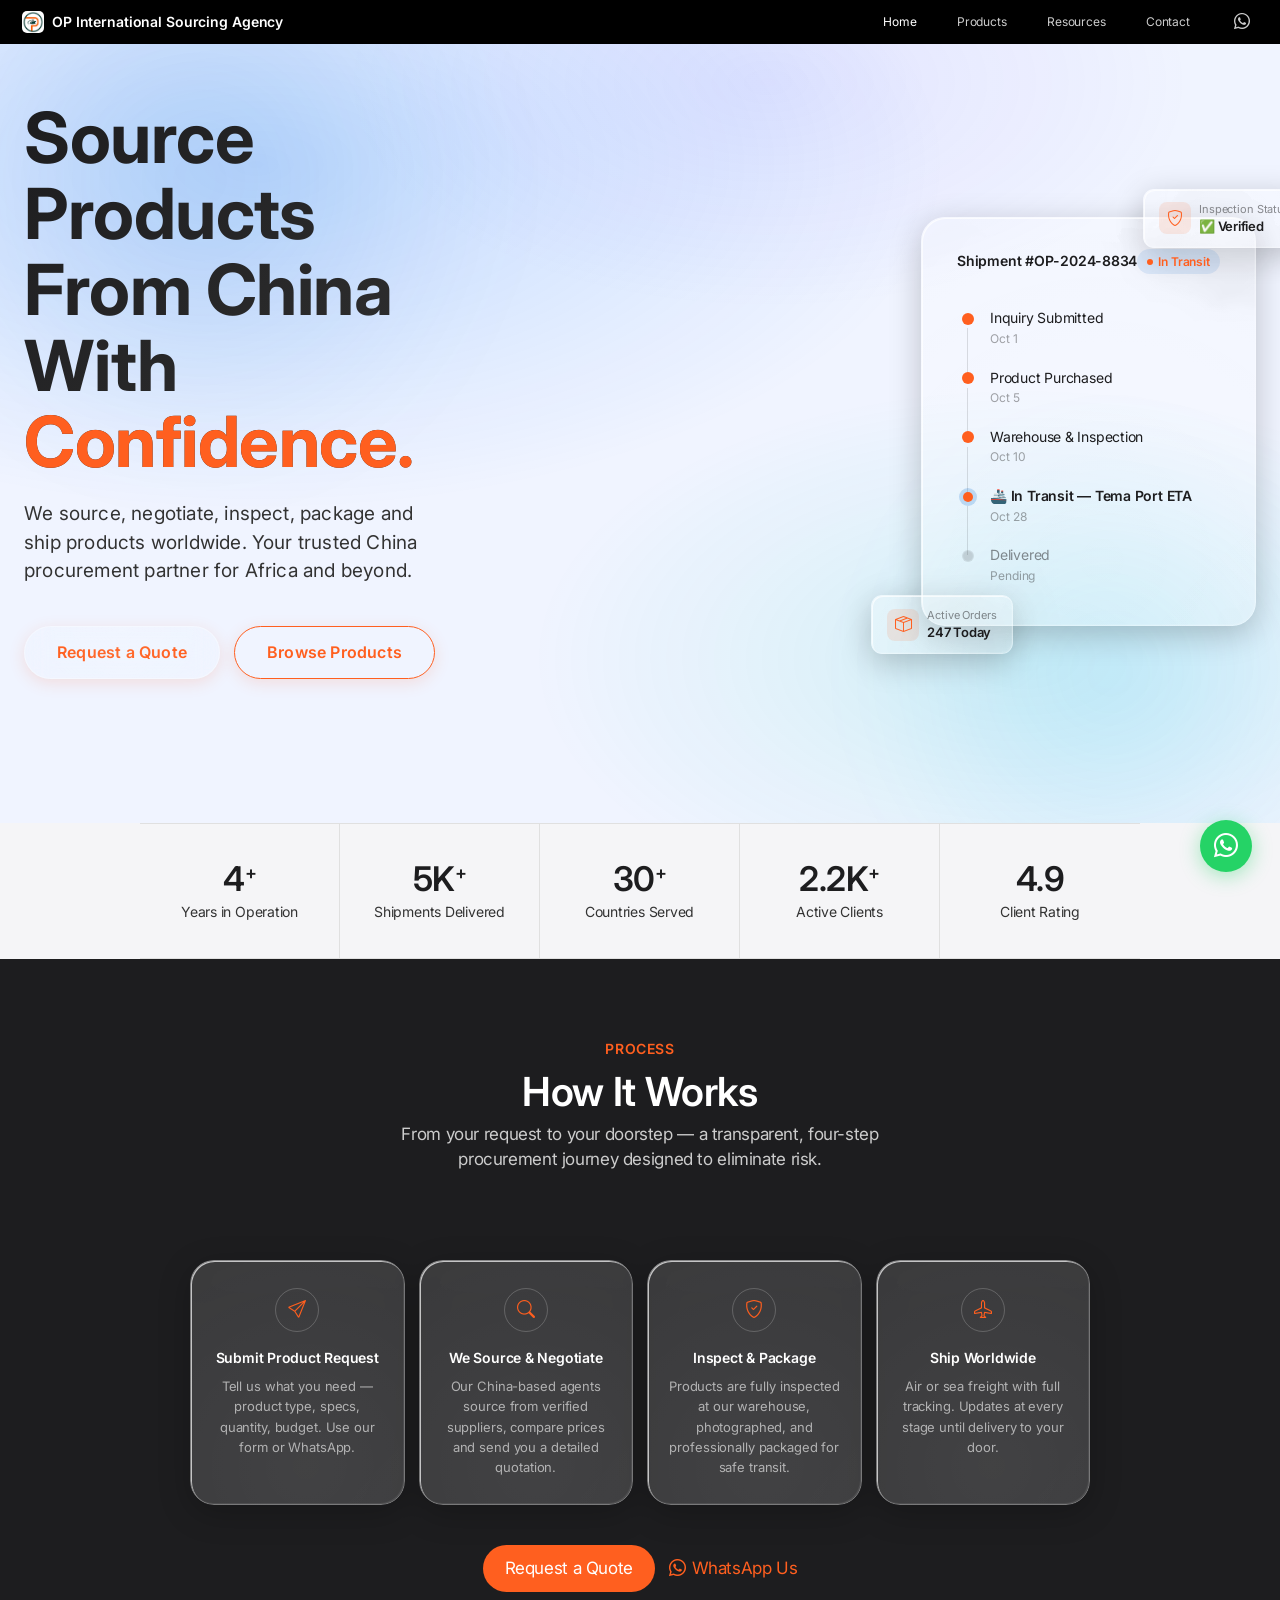
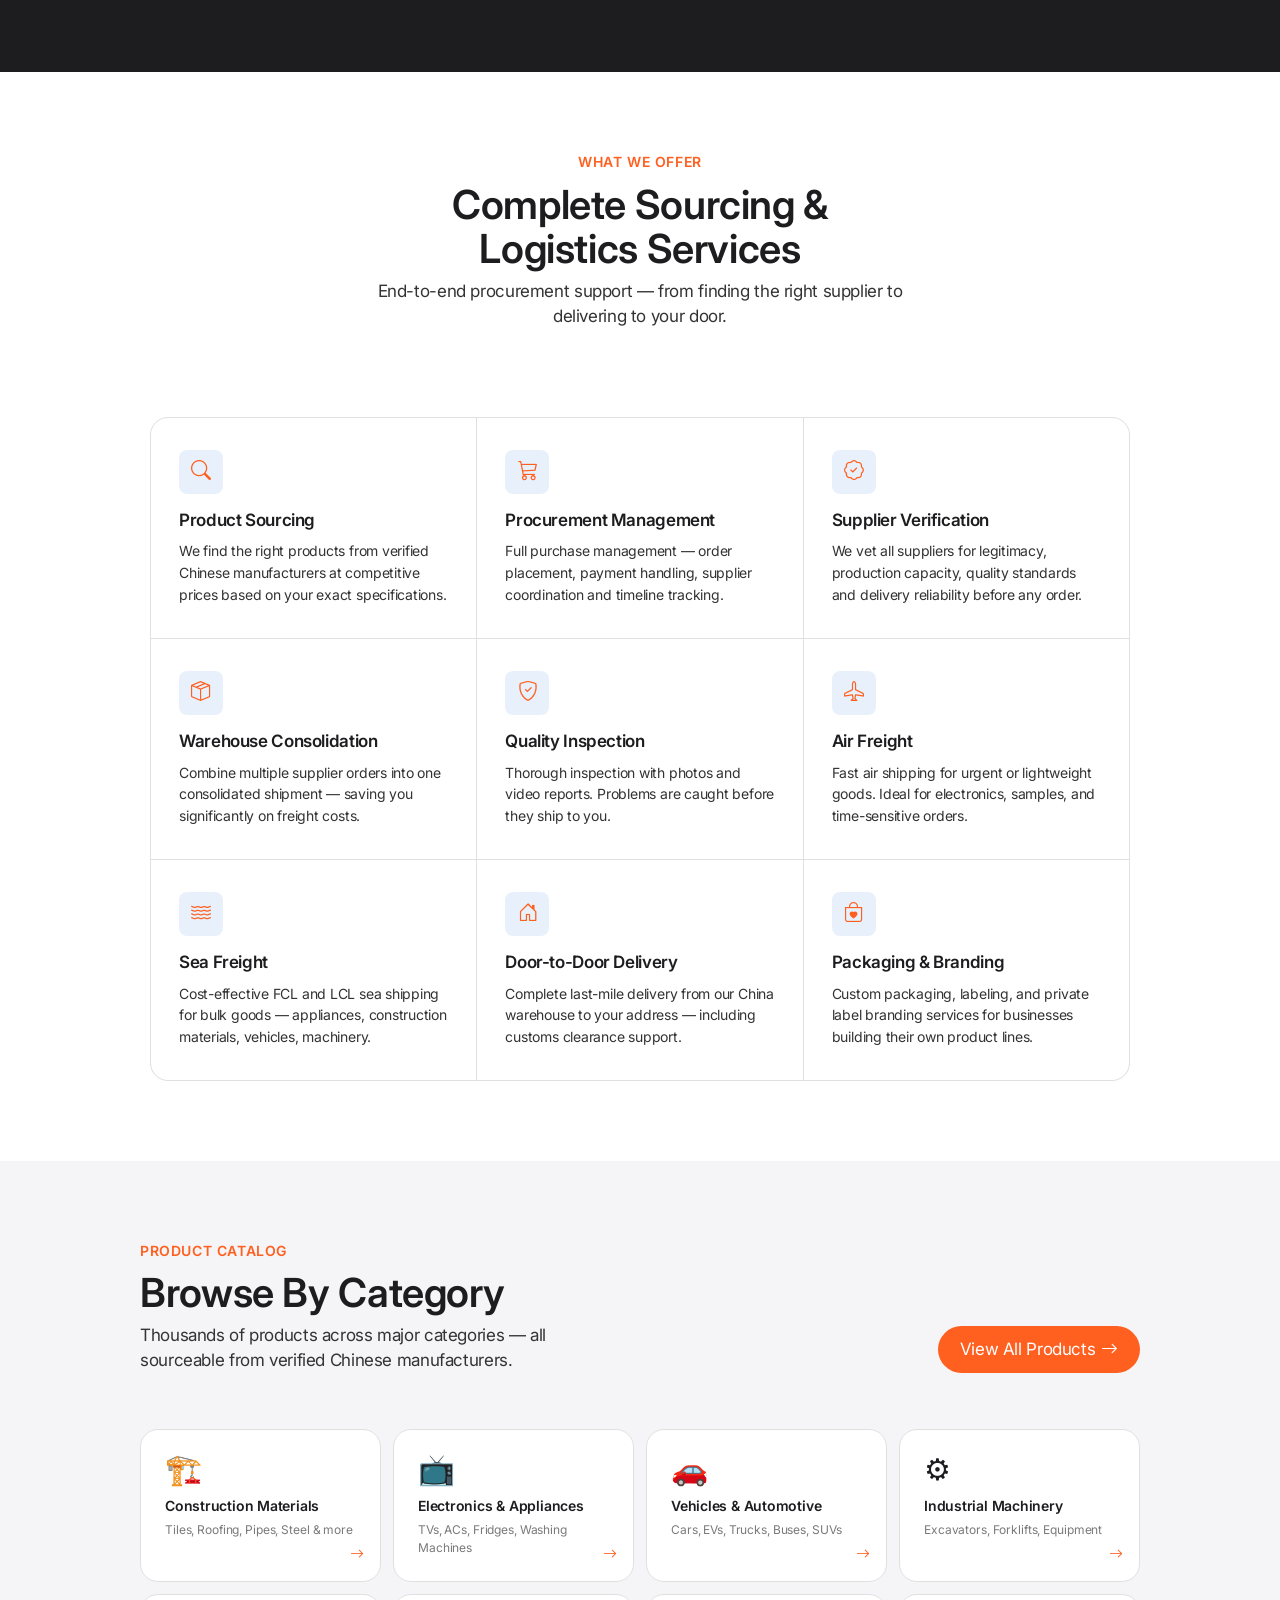
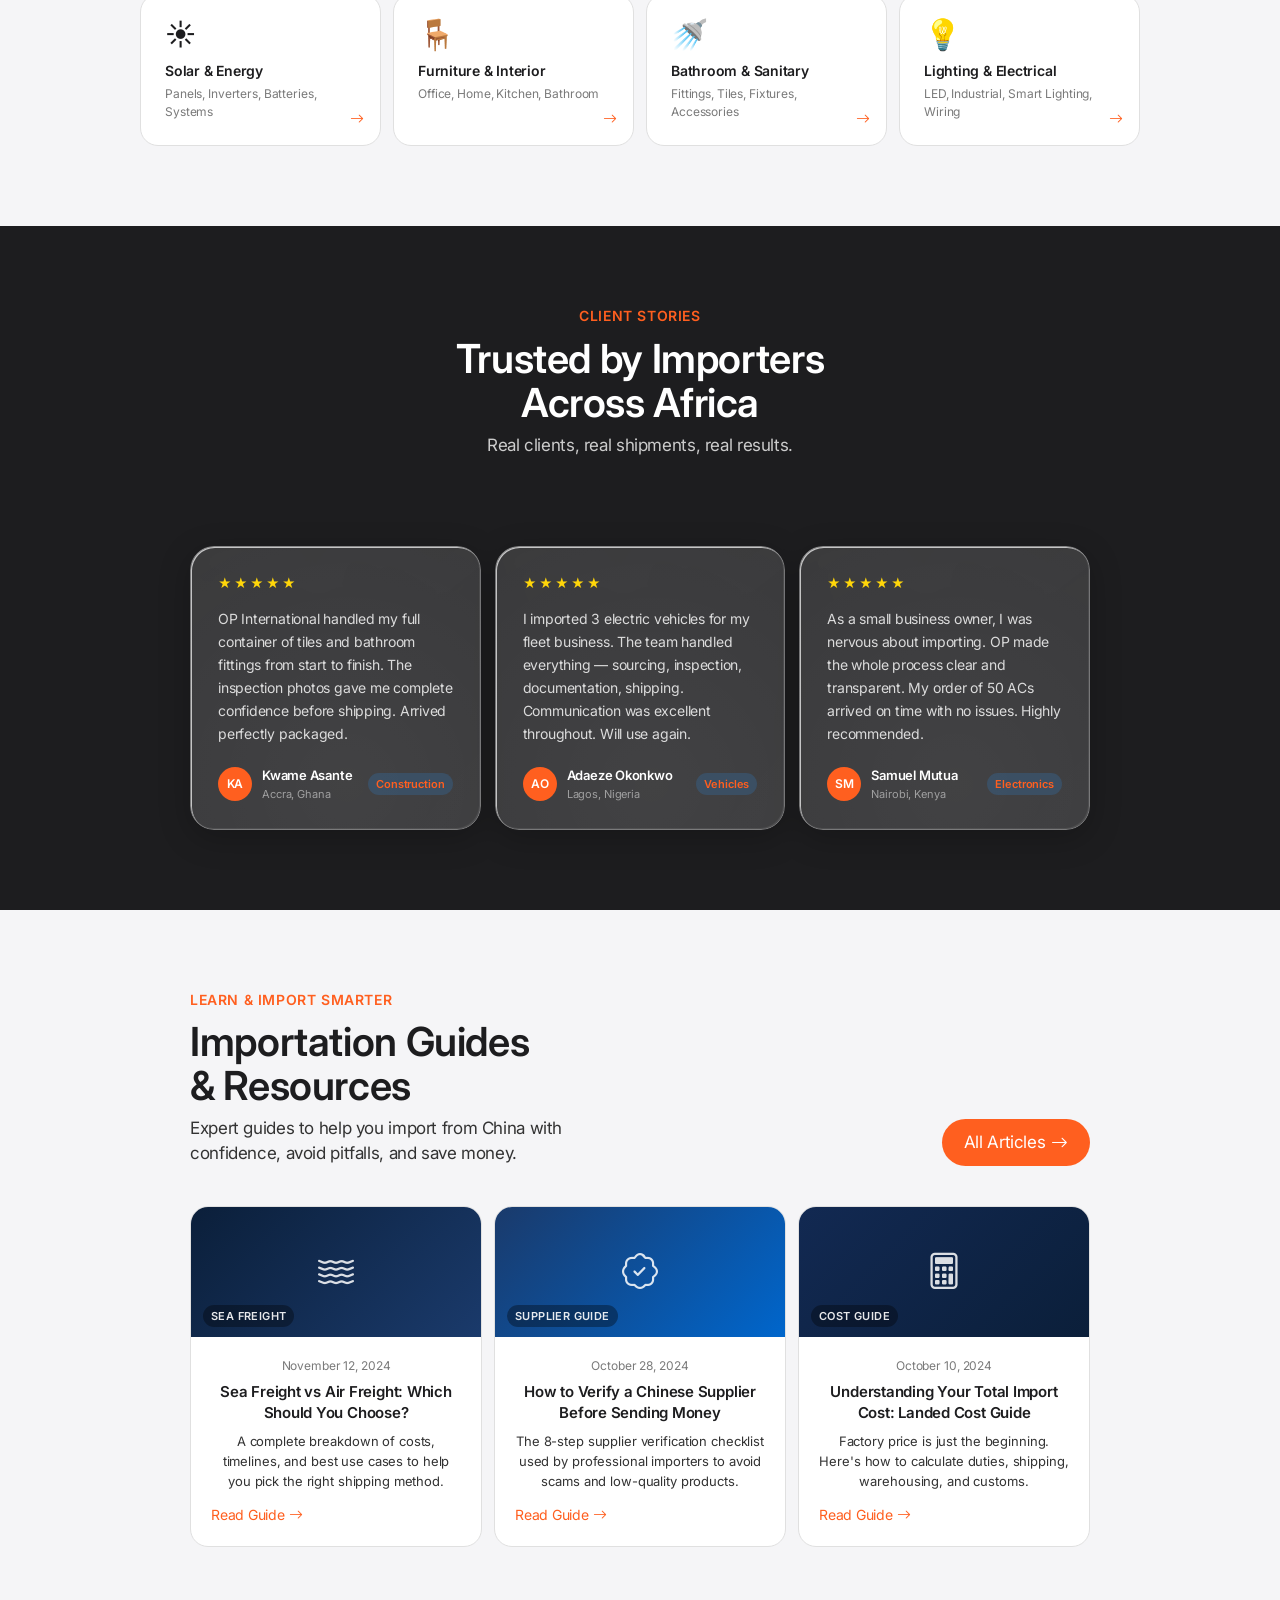
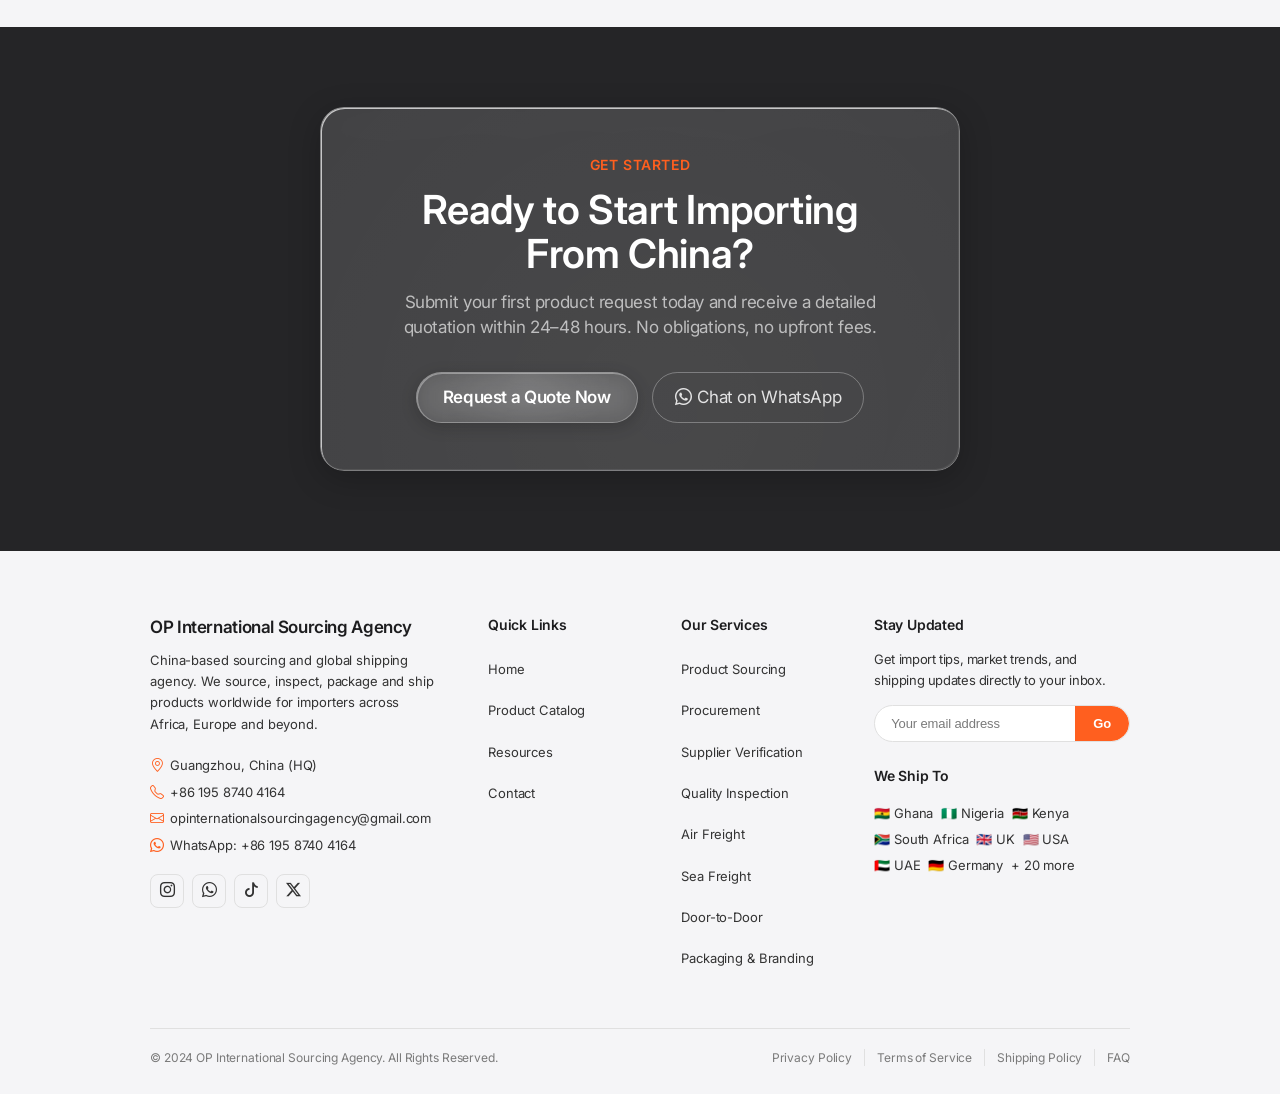
<file: index.html>
<!DOCTYPE html>
<html lang="en">
<head>
  <meta charset="utf-8">
  <meta name="viewport" content="width=device-width, initial-scale=1.0">
  <title>OP International Sourcing Agency | Source From China With Confidence</title>
  <meta name="description" content="China-based sourcing and global shipping agency. We source, inspect, pack & ship worldwide. Trusted by importers across Africa, Europe and beyond.">
  <link rel="icon" type="image/jpg" href="assets/img/logo.jpg">
  <link rel="preconnect" href="https://fonts.googleapis.com">
  <link rel="preconnect" href="https://fonts.gstatic.com" crossorigin>
  <link href="https://fonts.googleapis.com/css2?family=Inter:wght@300;400;600;700&display=swap" rel="stylesheet">
  <link href="https://cdn.jsdelivr.net/npm/bootstrap-icons@1.11.3/font/bootstrap-icons.min.css" rel="stylesheet">
  <link href="assets/css/main2.css" rel="stylesheet">
</head>
<body>

<!-- SVG filters — hidden, referenced via url() -->
<svg class="svg-filters" aria-hidden="true">
  <!-- Gentle glass distortion — tracker card & chips -->
  <filter id="glass-distortion" x="-5%" y="-5%" width="110%" height="110%">
    <feTurbulence type="turbulence" baseFrequency="0.0065" numOctaves="3" seed="2" result="noise"/>
    <feDisplacementMap in="SourceGraphic" in2="noise" scale="55" xChannelSelector="R" yChannelSelector="G"/>
  </filter>
  <!-- Stronger distortion for testimonial cards on dark bg -->
  <filter id="glass-distortion-dark" x="-5%" y="-5%" width="110%" height="110%">
    <feTurbulence type="turbulence" baseFrequency="0.008" numOctaves="2" seed="5" result="noise"/>
    <feDisplacementMap in="SourceGraphic" in2="noise" scale="70" xChannelSelector="R" yChannelSelector="G"/>
  </filter>
  <!-- Steps / CTA — softer distortion -->
  <filter id="glass-distortion-soft" x="-5%" y="-5%" width="110%" height="110%">
    <feTurbulence type="turbulence" baseFrequency="0.005" numOctaves="2" seed="9" result="noise"/>
    <feDisplacementMap in="SourceGraphic" in2="noise" scale="40" xChannelSelector="R" yChannelSelector="G"/>
  </filter>
</svg>


<!-- ===================== GLOBAL NAV ===================== -->
<nav class="global-nav" role="navigation" aria-label="Main navigation">
  <div class="global-nav-inner">
    <a href="index.html" class="nav-logo">
      <img src="assets/img/logo.jpg" alt="" class="nav-logo-mark">
      OP International Sourcing Agency
    </a>
    <div class="nav-actions">
      <a href="products.html" class="btn-utility" id="nav-quote-btn" style="display:none;">Get Quote</a>
      <!-- moved nav links next to whatsapp icon -->
      <ul class="nav-links" role="list" style="display:flex;gap:12px;align-items:center;margin:0 12px 0 0;">
        <li><a href="index.html" class="active">Home</a></li>
        <li><a href="products.html">Products</a></li>
        <li><a href="blog.html">Resources</a></li>
        <li><a href="#contact">Contact</a></li>
      </ul>
      <a href="https://wa.me/8619587404164" class="nav-icon-btn" aria-label="WhatsApp"><i class="bi bi-whatsapp"></i></a>
      <button class="nav-hamburger" id="hamburger" aria-label="Open menu" aria-expanded="false">
        <i class="bi bi-list" id="ham-icon"></i>
      </button>
    </div>
  </div>
</nav>

<div class="mobile-nav-drawer" id="mobile-drawer" role="dialog" aria-label="Mobile navigation">
  <a href="index.html">Home <i class="bi bi-chevron-right" style="font-size:12px;color:#7a7a7a;"></i></a>
  <a href="products.html">Products <i class="bi bi-chevron-right" style="font-size:12px;color:#7a7a7a;"></i></a>
  <a href="blog.html">Resources <i class="bi bi-chevron-right" style="font-size:12px;color:#7a7a7a;"></i></a>
  <a href="#contact">Contact <i class="bi bi-chevron-right" style="font-size:12px;color:#7a7a7a;"></i></a>
  <a href="products.html" style="color:var(--color-primary);border-bottom:none;margin-top:4px;">
    Get Quote <i class="bi bi-arrow-right" style="font-size:13px;"></i>
  </a>
</div>


<!-- ===================== HERO TILE ===================== -->
<section class="hero-tile" aria-label="Hero">

  <!-- Left content wrapper -->
  <div class="hero-content">
    <h1 class="hero-title reveal" style="transition-delay:.07s">
      Source Products<br>From China With<br><span class="accent">Confidence.</span>
    </h1>

    <p class="hero-sub reveal" style="transition-delay:.14s">
      We source, negotiate, inspect, package and ship products worldwide. Your trusted China procurement partner for Africa and beyond.
    </p>

    <div class="hero-ctas reveal" style="transition-delay:.20s">
      <!-- Glass primary + solid secondary -->
      <a href="products.html" class="btn-glass" style="color:#ff5f1f;font-size:16px;padding:14px 32px;">Request a Quote</a>
      <a href="products.html" class="btn-secondary" style="font-size:16px;padding:14px 32px;">Browse Products</a>
    </div>
  </div>

  <!-- Glass tracker card -->
  <div class="tracker-wrap reveal" style="transition-delay:.28s">
    <div class="glass-card" id="tracker-glass" style="max-width:460px;width:100%;">
      <div class="glass-filter" style="filter:url(#glass-distortion) saturate(130%) brightness(1.08);"></div>
      <div class="glass-distortion-overlay"></div>
      <div class="glass-overlay"></div>
      <div class="glass-specular"></div>
      <div class="glass-content tracker-card">
        <div class="tracker-header">
          <span class="tracker-id">Shipment #OP-2024-8834</span>
          <span class="tracker-badge"><span class="dot"></span> In Transit</span>
        </div>
        <div class="stage-list">
          <div class="stage-row done">
            <div class="stage-dot-wrap"><div class="stage-dot"></div></div>
            <div class="stage-info"><div class="stage-label">Inquiry Submitted</div><div class="stage-time">Oct 1</div></div>
          </div>
          <div class="stage-row done">
            <div class="stage-dot-wrap"><div class="stage-dot"></div></div>
            <div class="stage-info"><div class="stage-label">Product Purchased</div><div class="stage-time">Oct 5</div></div>
          </div>
          <div class="stage-row done">
            <div class="stage-dot-wrap"><div class="stage-dot"></div></div>
            <div class="stage-info"><div class="stage-label">Warehouse &amp; Inspection</div><div class="stage-time">Oct 10</div></div>
          </div>
          <div class="stage-row active">
            <div class="stage-dot-wrap"><div class="stage-dot"></div></div>
            <div class="stage-info"><div class="stage-label">🚢 In Transit — Tema Port ETA</div><div class="stage-time">Oct 28</div></div>
          </div>
          <div class="stage-row">
            <div class="stage-dot-wrap"><div class="stage-dot"></div></div>
            <div class="stage-info"><div class="stage-label">Delivered</div><div class="stage-time">Pending</div></div>
          </div>
        </div>
      </div>
    </div>

    <!-- Glass floating chips -->
    <div class="glass-card fc-chip fc-chip-1" id="chip-1" style="border-radius:var(--rounded-md);">
      <div class="glass-filter" style="filter:url(#glass-distortion) saturate(140%) brightness(1.12);"></div>
      <div class="glass-distortion-overlay"></div>
      <div class="glass-overlay"></div>
      <div class="glass-specular"></div>
      <div class="glass-content" style="display:flex;align-items:center;gap:8px;">
        <div class="fc-icon"><i class="bi bi-shield-check"></i></div>
        <div><div class="fc-label">Inspection Status</div><div class="fc-value">✅ Verified</div></div>
      </div>
    </div>

    <div class="glass-card fc-chip fc-chip-2" id="chip-2" style="border-radius:var(--rounded-md);">
      <div class="glass-filter" style="filter:url(#glass-distortion) saturate(140%) brightness(1.12);"></div>
      <div class="glass-distortion-overlay"></div>
      <div class="glass-overlay"></div>
      <div class="glass-specular"></div>
      <div class="glass-content" style="display:flex;align-items:center;gap:8px;">
        <div class="fc-icon"><i class="bi bi-box-seam"></i></div>
        <div><div class="fc-label">Active Orders</div><div class="fc-value">247 Today</div></div>
      </div>
    </div>
  </div>
</section>


<!-- ===================== STATS STRIP ===================== -->
<div class="stats-strip" aria-label="Key metrics">
  <div class="stats-grid reveal">
    <div class="stat-cell"><div class="stat-num">4<sup>+</sup></div><div class="stat-lbl">Years in Operation</div></div>
    <div class="stat-cell"><div class="stat-num">5K<sup>+</sup></div><div class="stat-lbl">Shipments Delivered</div></div>
    <div class="stat-cell"><div class="stat-num">30<sup>+</sup></div><div class="stat-lbl">Countries Served</div></div>
    <div class="stat-cell"><div class="stat-num">2.2K<sup>+</sup></div><div class="stat-lbl">Active Clients</div></div>
    <div class="stat-cell"><div class="stat-num">4.9</div><div class="stat-lbl">Client Rating</div></div>
  </div>
</div>


<!-- ===================== HOW IT WORKS — dark + glass steps ===================== -->
<section class="tile tile-dark" id="process" aria-labelledby="process-heading">
  <p class="tile-eyebrow tile-eyebrow-dark reveal">Process</p>
  <h2 class="t-display tile-headline reveal" style="color:var(--color-on-dark);transition-delay:.07s" id="process-heading">How It Works</h2>
  <p class="t-body tile-subhead reveal" style="color:var(--color-body-muted);transition-delay:.14s">
    From your request to your doorstep — a transparent, four-step procurement journey designed to eliminate risk.
  </p>

  <div class="steps-container reveal" style="transition-delay:.20s">
    <!-- Step 1 -->
    <div class="glass-card glass-dark">
      <div class="glass-filter" style="filter:url(#glass-distortion-soft) saturate(110%) brightness(1.06);"></div>
      <div class="glass-distortion-overlay"></div>
      <div class="glass-overlay"></div>
      <div class="glass-specular"></div>
      <div class="glass-content step-glass">
        <div class="step-num-badge"><i class="bi bi-send"></i></div>
        <div class="step-title">Submit Product Request</div>
        <div class="step-desc">Tell us what you need — product type, specs, quantity, budget. Use our form or WhatsApp.</div>
      </div>
    </div>
    <!-- Step 2 -->
    <div class="glass-card glass-dark">
      <div class="glass-filter" style="filter:url(#glass-distortion-soft) saturate(110%) brightness(1.06);"></div>
      <div class="glass-distortion-overlay"></div>
      <div class="glass-overlay"></div>
      <div class="glass-specular"></div>
      <div class="glass-content step-glass">
        <div class="step-num-badge"><i class="bi bi-search"></i></div>
        <div class="step-title">We Source &amp; Negotiate</div>
        <div class="step-desc">Our China-based agents source from verified suppliers, compare prices and send you a detailed quotation.</div>
      </div>
    </div>
    <!-- Step 3 -->
    <div class="glass-card glass-dark">
      <div class="glass-filter" style="filter:url(#glass-distortion-soft) saturate(110%) brightness(1.06);"></div>
      <div class="glass-distortion-overlay"></div>
      <div class="glass-overlay"></div>
      <div class="glass-specular"></div>
      <div class="glass-content step-glass">
        <div class="step-num-badge"><i class="bi bi-shield-check"></i></div>
        <div class="step-title">Inspect &amp; Package</div>
        <div class="step-desc">Products are fully inspected at our warehouse, photographed, and professionally packaged for safe transit.</div>
      </div>
    </div>
    <!-- Step 4 -->
    <div class="glass-card glass-dark">
      <div class="glass-filter" style="filter:url(#glass-distortion-soft) saturate(110%) brightness(1.06);"></div>
      <div class="glass-distortion-overlay"></div>
      <div class="glass-overlay"></div>
      <div class="glass-specular"></div>
      <div class="glass-content step-glass">
        <div class="step-num-badge"><i class="bi bi-airplane"></i></div>
        <div class="step-title">Ship Worldwide</div>
        <div class="step-desc">Air or sea freight with full tracking. Updates at every stage until delivery to your door.</div>
      </div>
    </div>
  </div>

  <div class="tile-ctas reveal" style="margin-top:40px;transition-delay:.28s">
    <a href="products.html" class="btn-primary">Request a Quote</a>
    <a href="https://wa.me/8619587404164" style="color:var(--color-primary-on-dark);font-size:17px;display:inline-flex;align-items:center;gap:6px;">
      <i class="bi bi-whatsapp"></i> WhatsApp Us
    </a>
  </div>
</section>


<!-- ===================== SERVICES — light tile ===================== -->
<section class="tile tile-light" id="services" aria-labelledby="services-heading">
  <p class="tile-eyebrow reveal">What We Offer</p>
  <h2 class="t-display tile-headline reveal" style="transition-delay:.07s" id="services-heading">Complete Sourcing &amp;<br>Logistics Services</h2>
  <p class="t-body tile-subhead reveal" style="color:var(--color-ink-muted-80);transition-delay:.14s">
    End-to-end procurement support — from finding the right supplier to delivering to your door.
  </p>
  <div class="services-grid reveal" style="transition-delay:.20s">
    <div class="service-cell"><div class="service-icon-wrap"><i class="bi bi-search"></i></div><div class="service-name">Product Sourcing</div><div class="service-desc">We find the right products from verified Chinese manufacturers at competitive prices based on your exact specifications.</div></div>
    <div class="service-cell"><div class="service-icon-wrap"><i class="bi bi-cart3"></i></div><div class="service-name">Procurement Management</div><div class="service-desc">Full purchase management — order placement, payment handling, supplier coordination and timeline tracking.</div></div>
    <div class="service-cell"><div class="service-icon-wrap"><i class="bi bi-patch-check"></i></div><div class="service-name">Supplier Verification</div><div class="service-desc">We vet all suppliers for legitimacy, production capacity, quality standards and delivery reliability before any order.</div></div>
    <div class="service-cell"><div class="service-icon-wrap"><i class="bi bi-box-seam"></i></div><div class="service-name">Warehouse Consolidation</div><div class="service-desc">Combine multiple supplier orders into one consolidated shipment — saving you significantly on freight costs.</div></div>
    <div class="service-cell"><div class="service-icon-wrap"><i class="bi bi-shield-check"></i></div><div class="service-name">Quality Inspection</div><div class="service-desc">Thorough inspection with photos and video reports. Problems are caught before they ship to you.</div></div>
    <div class="service-cell"><div class="service-icon-wrap"><i class="bi bi-airplane"></i></div><div class="service-name">Air Freight</div><div class="service-desc">Fast air shipping for urgent or lightweight goods. Ideal for electronics, samples, and time-sensitive orders.</div></div>
    <div class="service-cell"><div class="service-icon-wrap"><i class="bi bi-water"></i></div><div class="service-name">Sea Freight</div><div class="service-desc">Cost-effective FCL and LCL sea shipping for bulk goods — appliances, construction materials, vehicles, machinery.</div></div>
    <div class="service-cell"><div class="service-icon-wrap"><i class="bi bi-house-door"></i></div><div class="service-name">Door-to-Door Delivery</div><div class="service-desc">Complete last-mile delivery from our China warehouse to your address — including customs clearance support.</div></div>
    <div class="service-cell"><div class="service-icon-wrap"><i class="bi bi-bag-heart"></i></div><div class="service-name">Packaging &amp; Branding</div><div class="service-desc">Custom packaging, labeling, and private label branding services for businesses building their own product lines.</div></div>
  </div>
</section>


<!-- ===================== CATEGORIES — parchment ===================== -->
<section class="tile tile-parchment" id="categories" aria-labelledby="cat-heading">
  <div style="width:100%;max-width:1000px;" class="reveal">
    <div style="display:flex;justify-content:space-between;align-items:flex-end;flex-wrap:wrap;gap:20px;text-align:left;">
      <div>
        <p class="tile-eyebrow" style="text-align:left;">Product Catalog</p>
        <h2 class="t-display" id="cat-heading" style="margin-bottom:8px;">Browse By Category</h2>
        <p class="t-body" style="color:var(--color-ink-muted-80);max-width:480px;">Thousands of products across major categories — all sourceable from verified Chinese manufacturers.</p>
      </div>
      <a href="products.html" class="btn-primary" style="height:fit-content;flex-shrink:0;">View All Products <i class="bi bi-arrow-right"></i></a>
    </div>
  </div>
  <div class="cat-grid reveal" style="transition-delay:.12s">
    <a href="products.html?cat=construction" class="cat-card"><span class="cat-emoji">🏗️</span><div class="cat-name">Construction Materials</div><div class="cat-sub">Tiles, Roofing, Pipes, Steel &amp; more</div><i class="bi bi-arrow-right cat-arrow"></i></a>
    <a href="products.html?cat=electronics"  class="cat-card"><span class="cat-emoji">📺</span><div class="cat-name">Electronics &amp; Appliances</div><div class="cat-sub">TVs, ACs, Fridges, Washing Machines</div><i class="bi bi-arrow-right cat-arrow"></i></a>
    <a href="products.html?cat=vehicles"     class="cat-card"><span class="cat-emoji">🚗</span><div class="cat-name">Vehicles &amp; Automotive</div><div class="cat-sub">Cars, EVs, Trucks, Buses, SUVs</div><i class="bi bi-arrow-right cat-arrow"></i></a>
    <a href="products.html?cat=machinery"    class="cat-card"><span class="cat-emoji">⚙️</span><div class="cat-name">Industrial Machinery</div><div class="cat-sub">Excavators, Forklifts, Equipment</div><i class="bi bi-arrow-right cat-arrow"></i></a>
    <a href="products.html?cat=solar"        class="cat-card"><span class="cat-emoji">☀️</span><div class="cat-name">Solar &amp; Energy</div><div class="cat-sub">Panels, Inverters, Batteries, Systems</div><i class="bi bi-arrow-right cat-arrow"></i></a>
    <a href="products.html?cat=furniture"    class="cat-card"><span class="cat-emoji">🪑</span><div class="cat-name">Furniture &amp; Interior</div><div class="cat-sub">Office, Home, Kitchen, Bathroom</div><i class="bi bi-arrow-right cat-arrow"></i></a>
    <a href="products.html?cat=bathroom"     class="cat-card"><span class="cat-emoji">🚿</span><div class="cat-name">Bathroom &amp; Sanitary</div><div class="cat-sub">Fittings, Tiles, Fixtures, Accessories</div><i class="bi bi-arrow-right cat-arrow"></i></a>
    <a href="products.html?cat=lighting"     class="cat-card"><span class="cat-emoji">💡</span><div class="cat-name">Lighting &amp; Electrical</div><div class="cat-sub">LED, Industrial, Smart Lighting, Wiring</div><i class="bi bi-arrow-right cat-arrow"></i></a>
  </div>
</section>


<!-- ===================== TESTIMONIALS — dark + glass cards ===================== -->
<section class="tile tile-dark" aria-labelledby="testi-heading">
  <p class="tile-eyebrow tile-eyebrow-dark reveal">Client Stories</p>
  <h2 class="t-display tile-headline reveal" style="color:var(--color-on-dark);transition-delay:.07s" id="testi-heading">Trusted by Importers<br>Across Africa</h2>
  <p class="t-body tile-subhead reveal" style="color:var(--color-body-muted);transition-delay:.14s">Real clients, real shipments, real results.</p>

  <div class="testi-grid reveal" style="transition-delay:.20s">
    <div class="glass-card glass-dark">
      <div class="glass-filter" style="filter:url(#glass-distortion-dark) saturate(115%) brightness(1.12);"></div>
      <div class="glass-distortion-overlay"></div>
      <div class="glass-overlay"></div>
      <div class="glass-specular"></div>
      <div class="glass-content testi-glass">
        <div class="testi-stars">★★★★★</div>
        <p class="testi-text">OP International handled my full container of tiles and bathroom fittings from start to finish. The inspection photos gave me complete confidence before shipping. Arrived perfectly packaged.</p>
        <div class="testi-author">
          <div class="testi-avatar">KA</div>
          <div><div class="testi-name">Kwame Asante</div><div class="testi-loc">Accra, Ghana</div></div>
          <div class="testi-badge">Construction</div>
        </div>
      </div>
    </div>
    <div class="glass-card glass-dark">
      <div class="glass-filter" style="filter:url(#glass-distortion-dark) saturate(115%) brightness(1.12);"></div>
      <div class="glass-distortion-overlay"></div>
      <div class="glass-overlay"></div>
      <div class="glass-specular"></div>
      <div class="glass-content testi-glass">
        <div class="testi-stars">★★★★★</div>
        <p class="testi-text">I imported 3 electric vehicles for my fleet business. The team handled everything — sourcing, inspection, documentation, shipping. Communication was excellent throughout. Will use again.</p>
        <div class="testi-author">
          <div class="testi-avatar">AO</div>
          <div><div class="testi-name">Adaeze Okonkwo</div><div class="testi-loc">Lagos, Nigeria</div></div>
          <div class="testi-badge">Vehicles</div>
        </div>
      </div>
    </div>
    <div class="glass-card glass-dark">
      <div class="glass-filter" style="filter:url(#glass-distortion-dark) saturate(115%) brightness(1.12);"></div>
      <div class="glass-distortion-overlay"></div>
      <div class="glass-overlay"></div>
      <div class="glass-specular"></div>
      <div class="glass-content testi-glass">
        <div class="testi-stars">★★★★★</div>
        <p class="testi-text">As a small business owner, I was nervous about importing. OP made the whole process clear and transparent. My order of 50 ACs arrived on time with no issues. Highly recommended.</p>
        <div class="testi-author">
          <div class="testi-avatar">SM</div>
          <div><div class="testi-name">Samuel Mutua</div><div class="testi-loc">Nairobi, Kenya</div></div>
          <div class="testi-badge">Electronics</div>
        </div>
      </div>
    </div>
  </div>
</section>


<!-- ===================== RESOURCES — parchment ===================== -->
<section class="tile tile-parchment" aria-labelledby="blog-heading">
  <div class="blog-header reveal">
    <div>
      <p class="tile-eyebrow" style="text-align:left;">Learn &amp; Import Smarter</p>
      <h2 class="t-display" id="blog-heading" style="margin-bottom:8px;">Importation Guides<br>&amp; Resources</h2>
      <p class="t-body" style="color:var(--color-ink-muted-80);max-width:400px;">Expert guides to help you import from China with confidence, avoid pitfalls, and save money.</p>
    </div>
    <a href="blog.html" class="btn-primary" style="flex-shrink:0;height:fit-content;">All Articles <i class="bi bi-arrow-right"></i></a>
  </div>
  <div class="blog-grid reveal" style="transition-delay:.12s">
    <a href="blog.html" class="blog-card">
      <div class="blog-thumb" style="background:linear-gradient(135deg,#0B1F3A,#1a3a6b);"><i class="bi bi-water blog-thumb-icon" style="color:white;"></i><div class="blog-cat-tag">Sea Freight</div></div>
      <div class="blog-body"><div class="blog-date">November 12, 2024</div><div class="blog-title">Sea Freight vs Air Freight: Which Should You Choose?</div><div class="blog-excerpt">A complete breakdown of costs, timelines, and best use cases to help you pick the right shipping method.</div><div class="blog-read">Read Guide <i class="bi bi-arrow-right"></i></div></div>
    </a>
    <a href="blog.html" class="blog-card">
      <div class="blog-thumb" style="background:linear-gradient(135deg,#1a3a6b,#0066cc);"><i class="bi bi-patch-check blog-thumb-icon" style="color:white;"></i><div class="blog-cat-tag">Supplier Guide</div></div>
      <div class="blog-body"><div class="blog-date">October 28, 2024</div><div class="blog-title">How to Verify a Chinese Supplier Before Sending Money</div><div class="blog-excerpt">The 8-step supplier verification checklist used by professional importers to avoid scams and low-quality products.</div><div class="blog-read">Read Guide <i class="bi bi-arrow-right"></i></div></div>
    </a>
    <a href="blog.html" class="blog-card">
      <div class="blog-thumb" style="background:linear-gradient(135deg,#122952,#0B1F3A);"><i class="bi bi-calculator blog-thumb-icon" style="color:white;"></i><div class="blog-cat-tag">Cost Guide</div></div>
      <div class="blog-body"><div class="blog-date">October 10, 2024</div><div class="blog-title">Understanding Your Total Import Cost: Landed Cost Guide</div><div class="blog-excerpt">Factory price is just the beginning. Here's how to calculate duties, shipping, warehousing, and customs.</div><div class="blog-read">Read Guide <i class="bi bi-arrow-right"></i></div></div>
    </a>
  </div>
</section>


<!-- ===================== CTA BAND — dark + glass box ===================== -->
<section class="tile cta-tile" id="contact" aria-label="Call to action">
  <div class="glass-card cta-glass-box glass-dark reveal">
    <div class="glass-filter" style="filter:url(#glass-distortion-soft) saturate(110%) brightness(1.10);"></div>
    <div class="glass-distortion-overlay"></div>
    <div class="glass-overlay"></div>
    <div class="glass-specular"></div>
    <div class="glass-content" style="padding:0;">
      <p class="tile-eyebrow tile-eyebrow-dark" style="margin-bottom:12px;">Get Started</p>
      <h2 class="t-display" style="color:#fff;margin-bottom:14px;">Ready to Start Importing<br>From China?</h2>
      <p class="t-body" style="color:rgba(255,255,255,0.65);max-width:480px;margin:0 auto 32px;">
        Submit your first product request today and receive a detailed quotation within 24–48 hours. No obligations, no upfront fees.
      </p>
      <div class="tile-ctas">
        <a href="products.html" class="btn-glass">Request a Quote Now</a>
        <a href="https://wa.me/8619587404164" target="_blank" class="btn-secondary" style="color:rgba(255,255,255,0.85);border-color:rgba(255,255,255,0.30);">
          <i class="bi bi-whatsapp"></i> Chat on WhatsApp
        </a>
      </div>
    </div>
  </div>
</section>


<!-- ===================== FOOTER ===================== -->
<footer class="site-footer" role="contentinfo">
  <div class="footer-inner">
    <div class="footer-grid">
      <div>
        <div class="footer-brand-name">OP International Sourcing Agency</div>
        <p class="footer-desc">China-based sourcing and global shipping agency. We source, inspect, package and ship products worldwide for importers across Africa, Europe and beyond.</p>
        <div class="footer-contact">
          <p><i class="bi bi-geo-alt"></i> Guangzhou, China (HQ)</p>
          <p><i class="bi bi-telephone"></i> +86 195 8740 4164</p>
          <p><i class="bi bi-envelope"></i> opinternationalsourcingagency@gmail.com</p>
          <p><i class="bi bi-whatsapp"></i> WhatsApp: +86 195 8740 4164</p>
        </div>
        <div class="footer-social">
          <a href="#" aria-label="Instagram"><i class="bi bi-instagram"></i></a>
          <a href="https://wa.me/8619587404164" aria-label="WhatsApp"><i class="bi bi-whatsapp"></i></a>
          <a href="https://www.tiktok.com/@mingle_priscilla" aria-label="TikTok"><i class="bi bi-tiktok"></i></a>
          <a href="#" aria-label="X / Twitter"><i class="bi bi-twitter-x"></i></a>
        </div>
      </div>
      <div class="footer-col">
        <h5>Quick Links</h5>
        <ul class="footer-links">
          <li><a href="index.html">Home</a></li>
          <li><a href="products.html">Product Catalog</a></li>
          <li><a href="blog.html">Resources</a></li>
          <li><a href="#contact">Contact</a></li>
        </ul>
      </div>
      <div class="footer-col">
        <h5>Our Services</h5>
        <ul class="footer-links">
          <li><a href="#">Product Sourcing</a></li>
          <li><a href="#">Procurement</a></li>
          <li><a href="#">Supplier Verification</a></li>
          <li><a href="#">Quality Inspection</a></li>
          <li><a href="#">Air Freight</a></li>
          <li><a href="#">Sea Freight</a></li>
          <li><a href="#">Door-to-Door</a></li>
          <li><a href="#">Packaging &amp; Branding</a></li>
        </ul>
      </div>
      <div class="footer-col">
        <h5>Stay Updated</h5>
        <p style="font-size:13px;color:var(--color-ink-muted-80);line-height:1.6;margin-bottom:14px;">Get import tips, market trends, and shipping updates directly to your inbox.</p>
        <div class="footer-email-input">
          <input type="email" placeholder="Your email address" aria-label="Email for newsletter">
          <button type="submit">Go</button>
        </div>
        <h5 style="margin-top:4px;">We Ship To</h5>
        <p class="ships-to">🇬🇭 Ghana &nbsp;🇳🇬 Nigeria &nbsp;🇰🇪 Kenya<br>🇿🇦 South Africa &nbsp;🇬🇧 UK &nbsp;🇺🇸 USA<br>🇦🇪 UAE &nbsp;🇩🇪 Germany &nbsp;+ 20 more</p>
      </div>
    </div>
    <div class="footer-bottom">
      <p>© 2024 OP International Sourcing Agency. All Rights Reserved.</p>
      <div class="footer-bottom-links">
        <a href="#">Privacy Policy</a>
        <a href="#">Terms of Service</a>
        <a href="#">Shipping Policy</a>
        <a href="#">FAQ</a>
      </div>
    </div>
  </div>
</footer>

<a href="https://wa.me/+8619587404164" class="wa-float" target="_blank" aria-label="Chat on WhatsApp"><i class="bi bi-whatsapp"></i></a>
<a href="#" class="scroll-top" id="scrollTop" aria-label="Back to top"><i class="bi bi-arrow-up"></i></a>


<!-- ===================== SCRIPTS ===================== -->
<script>
  /* ---- Scroll-to-top ---- */
  const st = document.getElementById('scrollTop');
  window.addEventListener('scroll', () => st.classList.toggle('show', scrollY > 400));
  st.addEventListener('click', e => { e.preventDefault(); window.scrollTo({ top:0, behavior:'smooth' }); });

  /* ---- Show Get Quote in global nav after scroll ---- */
  const navQuote = document.getElementById('nav-quote-btn');
  window.addEventListener('scroll', () => {
    navQuote.style.display = scrollY > 200 ? 'inline-flex' : 'none';
  });

  /* ---- Mobile hamburger ---- */
  const ham = document.getElementById('hamburger');
  const drawer = document.getElementById('mobile-drawer');
  const hamIcon = document.getElementById('ham-icon');
  ham.addEventListener('click', () => {
    const open = drawer.classList.toggle('open');
    hamIcon.className = open ? 'bi bi-x' : 'bi bi-list';
    ham.setAttribute('aria-expanded', open);
  });
  drawer.querySelectorAll('a').forEach(a => a.addEventListener('click', () => {
    drawer.classList.remove('open');
    hamIcon.className = 'bi bi-list';
  }));

  /* ---- Scroll reveal ---- */
  const revealEls = document.querySelectorAll('.reveal');
  const revealObs = new IntersectionObserver(entries => {
    entries.forEach(e => { if (e.isIntersecting) e.target.classList.add('visible'); });
  }, { threshold: 0.10 });
  revealEls.forEach(el => revealObs.observe(el));

  /* ---- Liquid glass mouse interactivity ---- */
  document.addEventListener('DOMContentLoaded', () => {
    const glassCards = document.querySelectorAll('.glass-card');

    glassCards.forEach(card => {
      card.addEventListener('mousemove', handleMouseMove);
      card.addEventListener('mouseleave', handleMouseLeave);
    });

    function handleMouseMove(e) {
      const rect = this.getBoundingClientRect();
      const x = e.clientX - rect.left;
      const y = e.clientY - rect.top;

      /* Dynamically shift displacement scale toward cursor */
      const filterEl = this.querySelector('.glass-filter');
      if (filterEl) {
        const scaleVal = 30 + (x / rect.width) * 50;
        filterEl.style.filter = `url(${filterEl.style.filter.match(/url\([^)]+\)/)?.[0] || '#glass-distortion'}) saturate(145%) brightness(1.14)`;
      }

      /* Specular highlight tracks cursor */
      const specular = this.querySelector('.glass-specular');
      if (specular) {
        specular.style.background = `radial-gradient(
          circle at ${x}px ${y}px,
          rgba(255,255,255,0.22) 0%,
          rgba(255,255,255,0.07) 35%,
          rgba(255,255,255,0) 65%
        )`;
        specular.style.boxShadow = `
          inset 1px 1px 0px rgba(255,255,255,0.75),
          inset -1px -1px 0px rgba(255,255,255,0.06)
        `;
      }

      /* Distortion overlay shifts toward cursor for refraction feel */
      const overlay = this.querySelector('.glass-distortion-overlay');
      if (overlay) {
        const px = (x / rect.width) * 100;
        const py = (y / rect.height) * 100;
        overlay.style.backgroundPosition = `${px}% ${py}%`;
        overlay.style.animationPlayState = 'paused';
      }
    }

    function handleMouseLeave() {
      const specular = this.querySelector('.glass-specular');
      if (specular) {
        specular.style.background = 'none';
        specular.style.boxShadow = 'inset 1px 1px 0px rgba(255,255,255,0.70), inset -1px -1px 0px rgba(255,255,255,0.08)';
      }

      const filterEl = this.querySelector('.glass-filter');
      if (filterEl) {
        filterEl.style.filter = '';
      }

      const overlay = this.querySelector('.glass-distortion-overlay');
      if (overlay) {
        overlay.style.backgroundPosition = '';
        overlay.style.animationPlayState = 'running';
      }
    }
  });
</script>

</body>
</html>
</file>
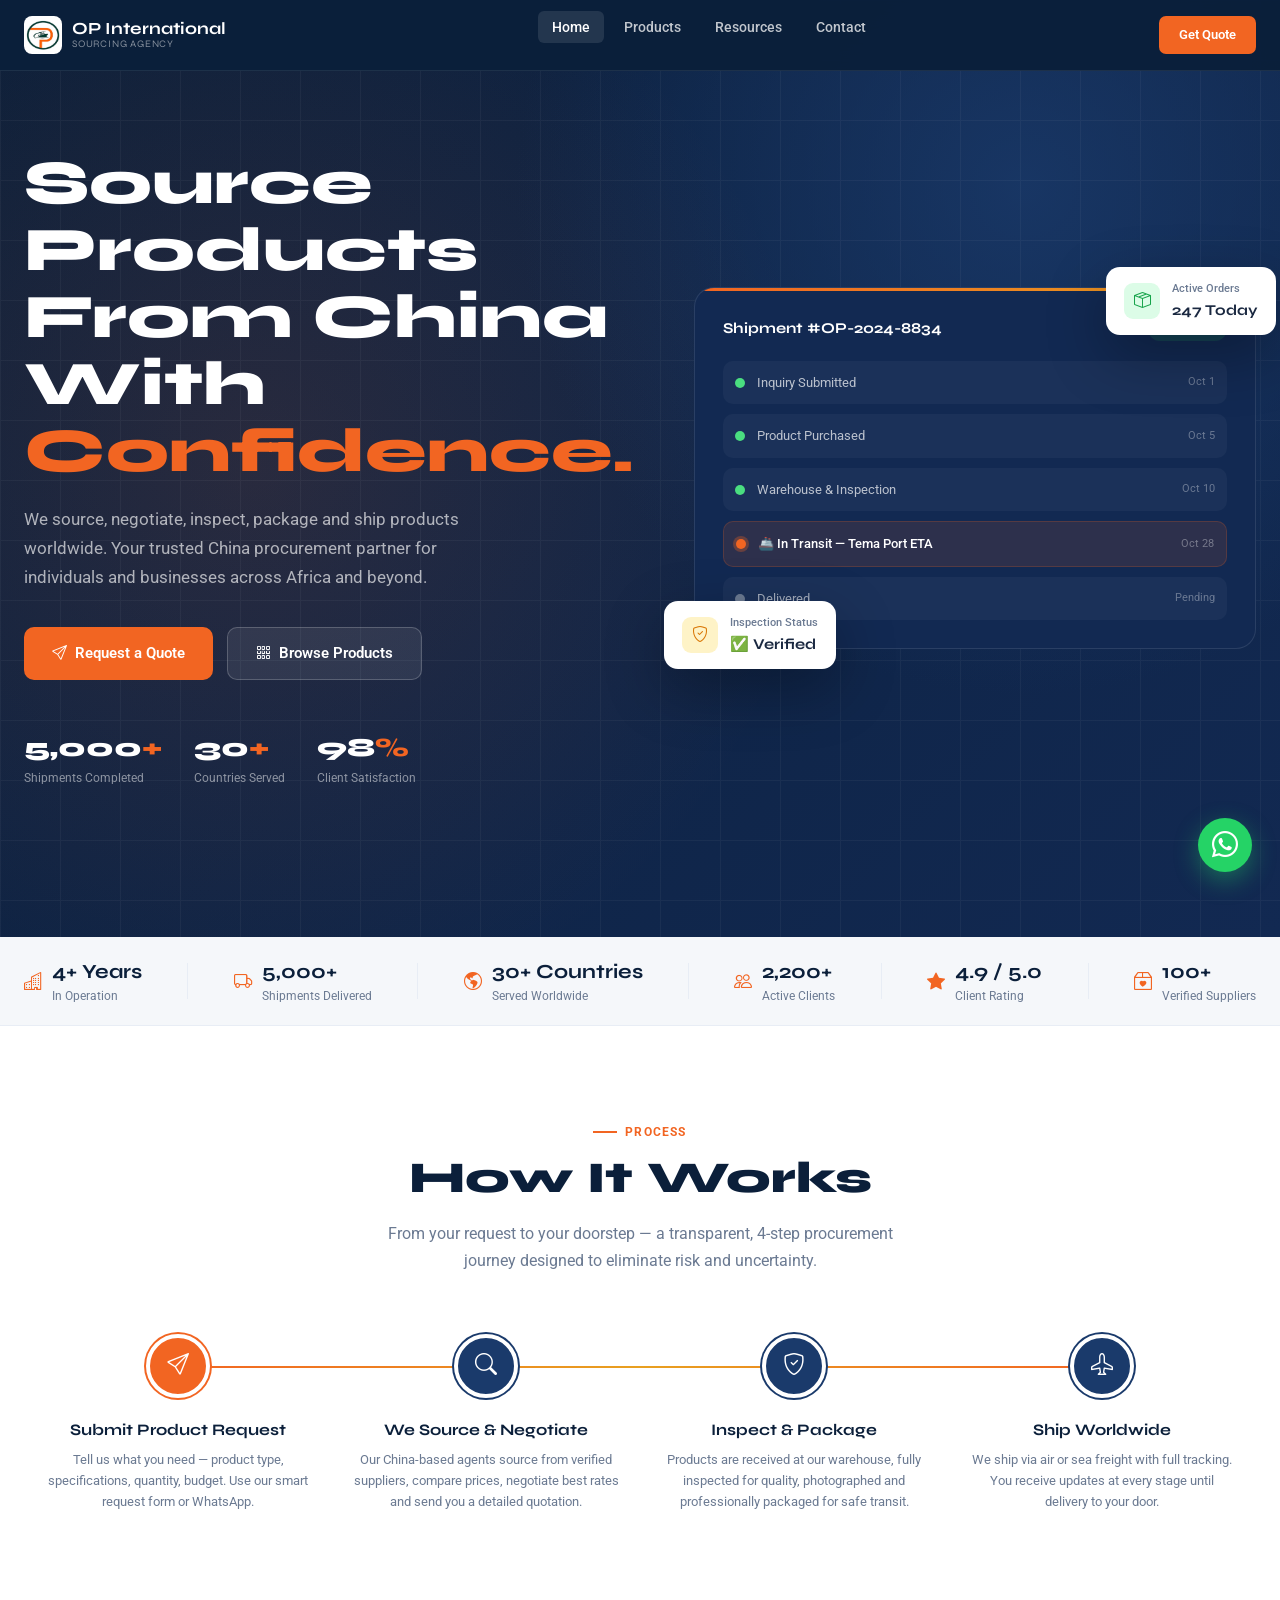
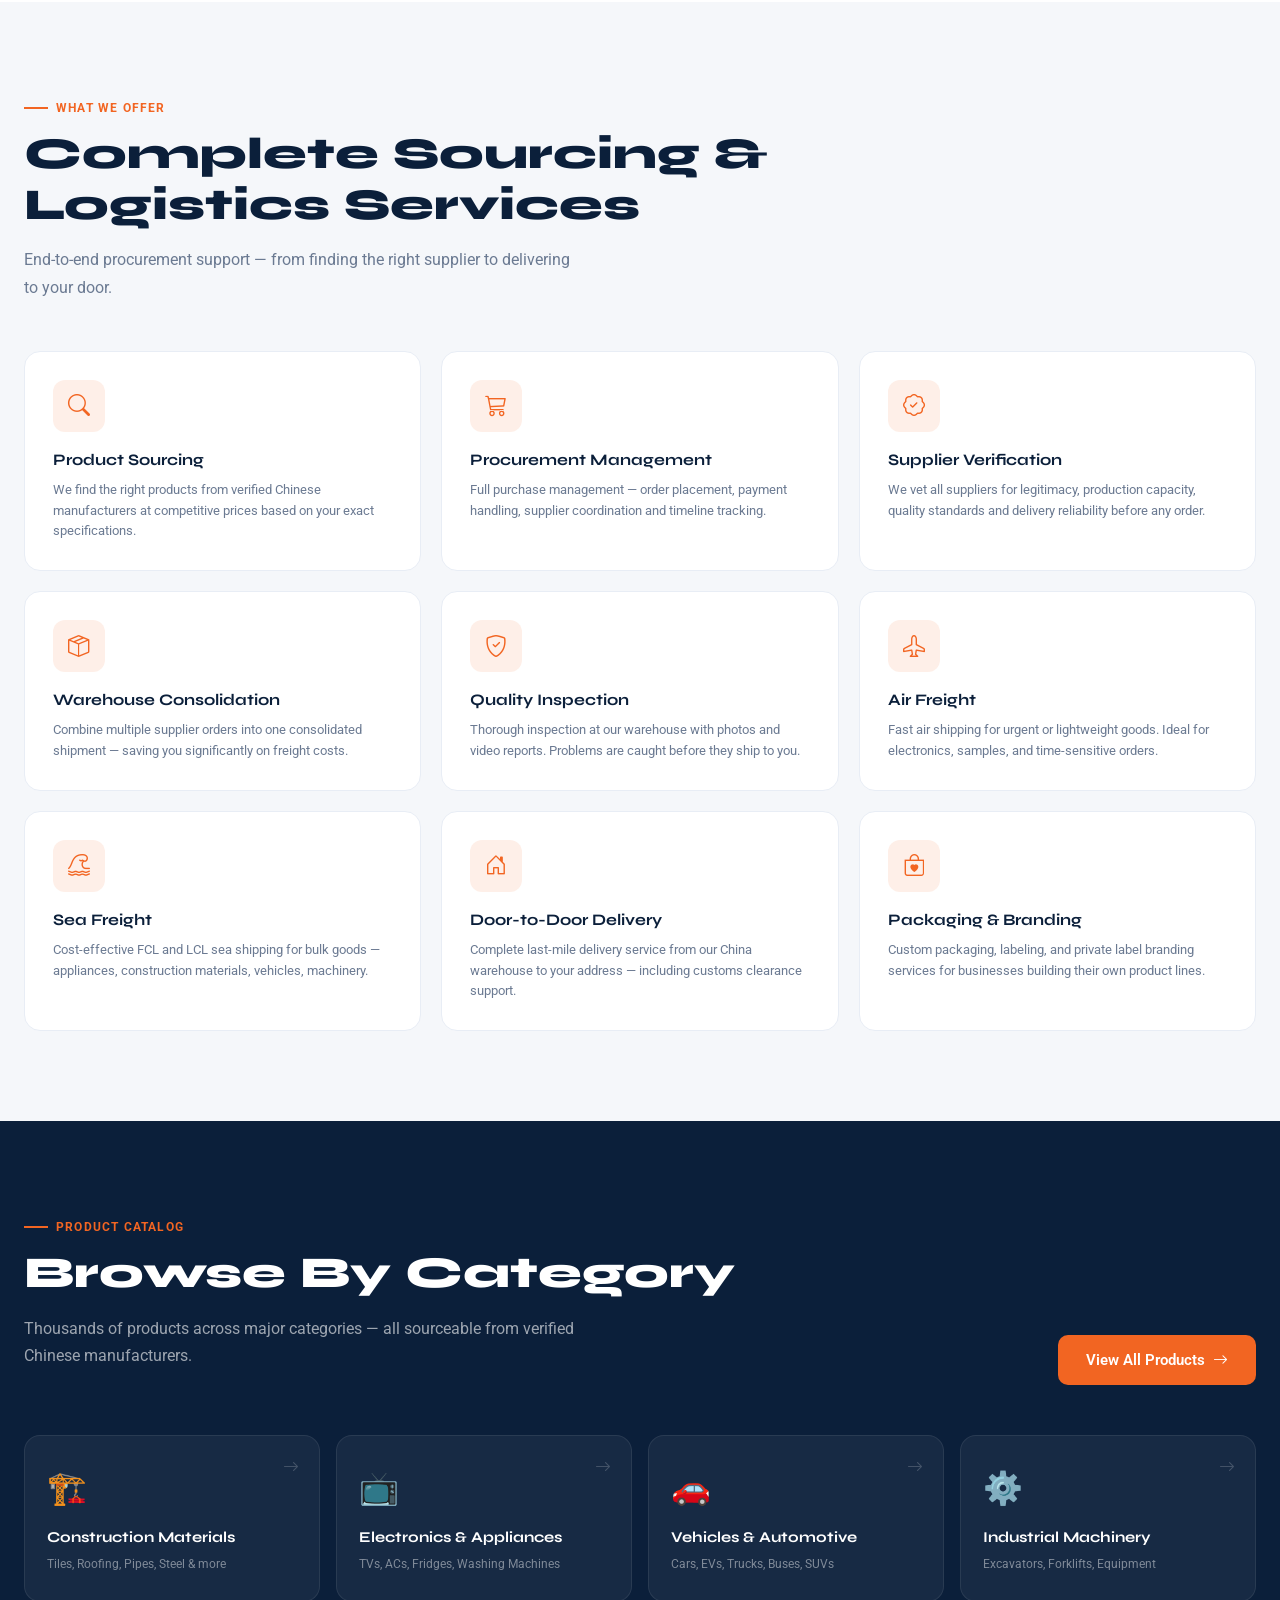
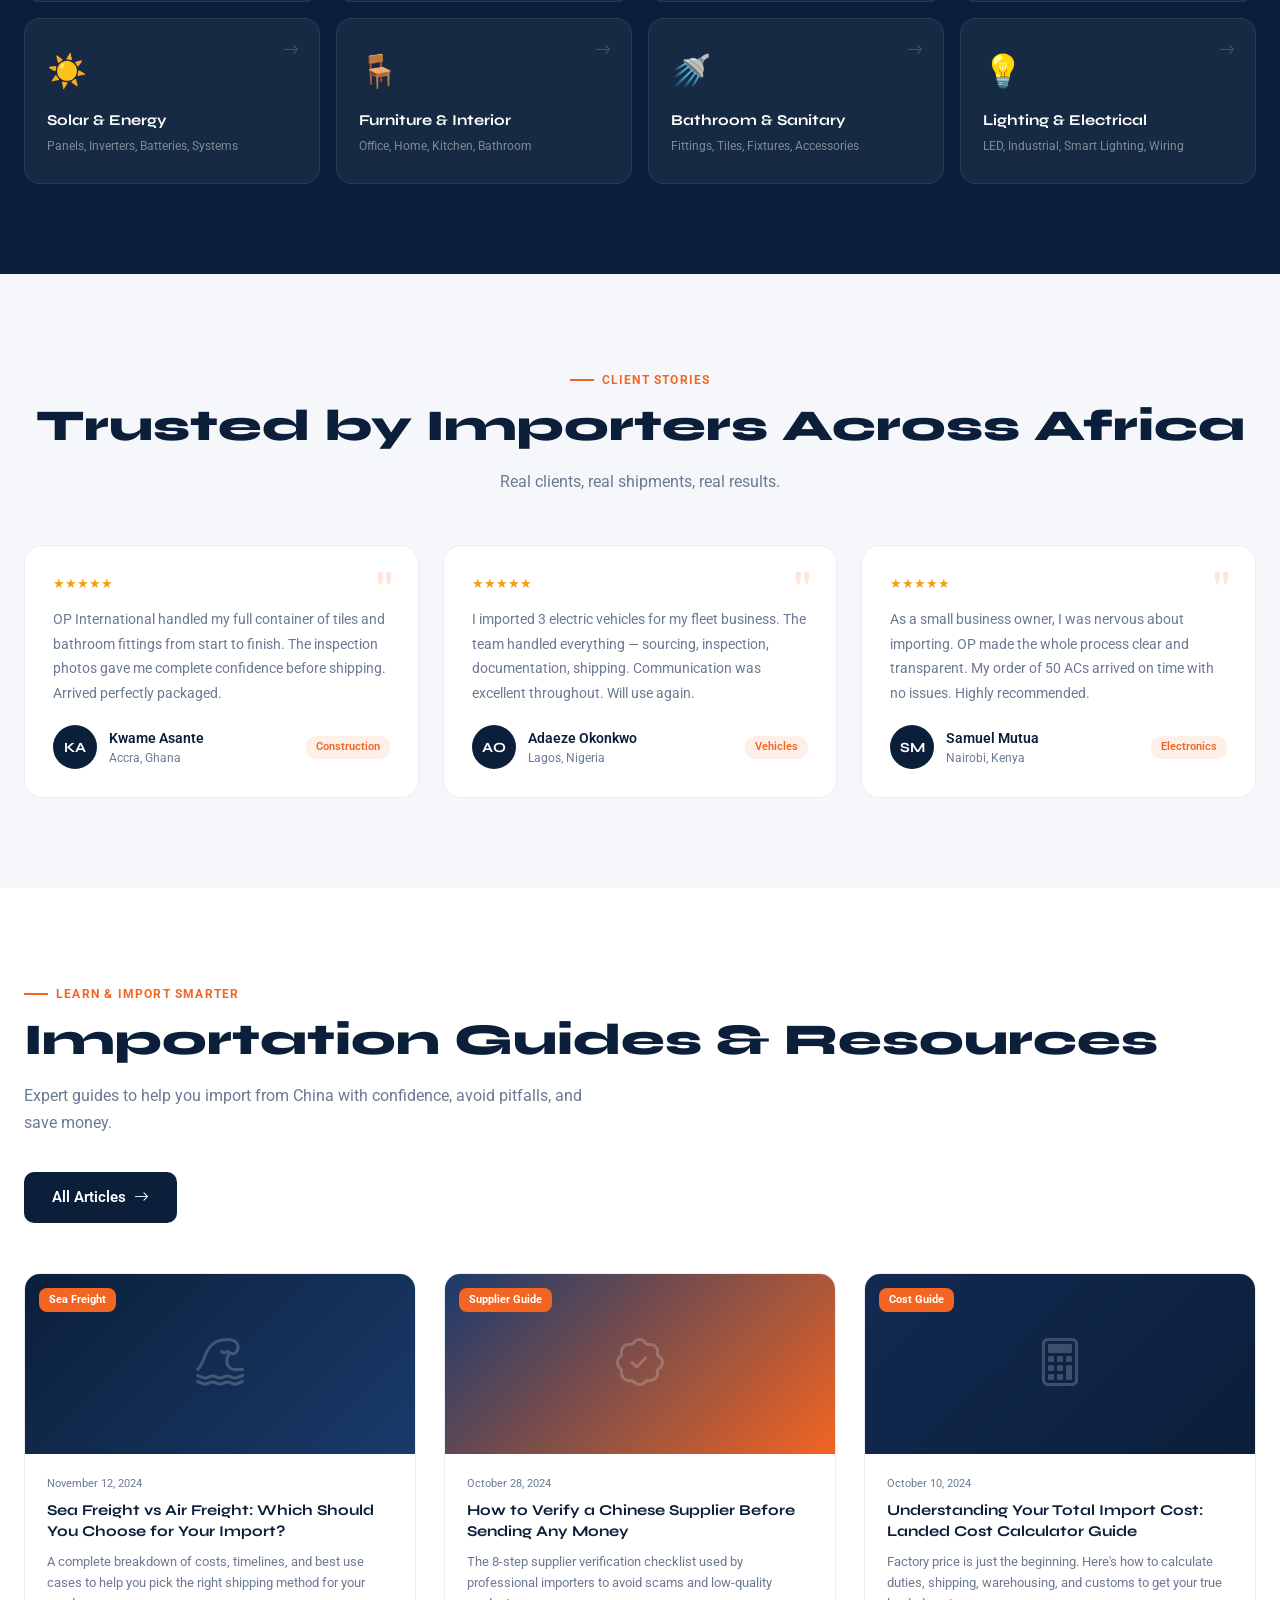
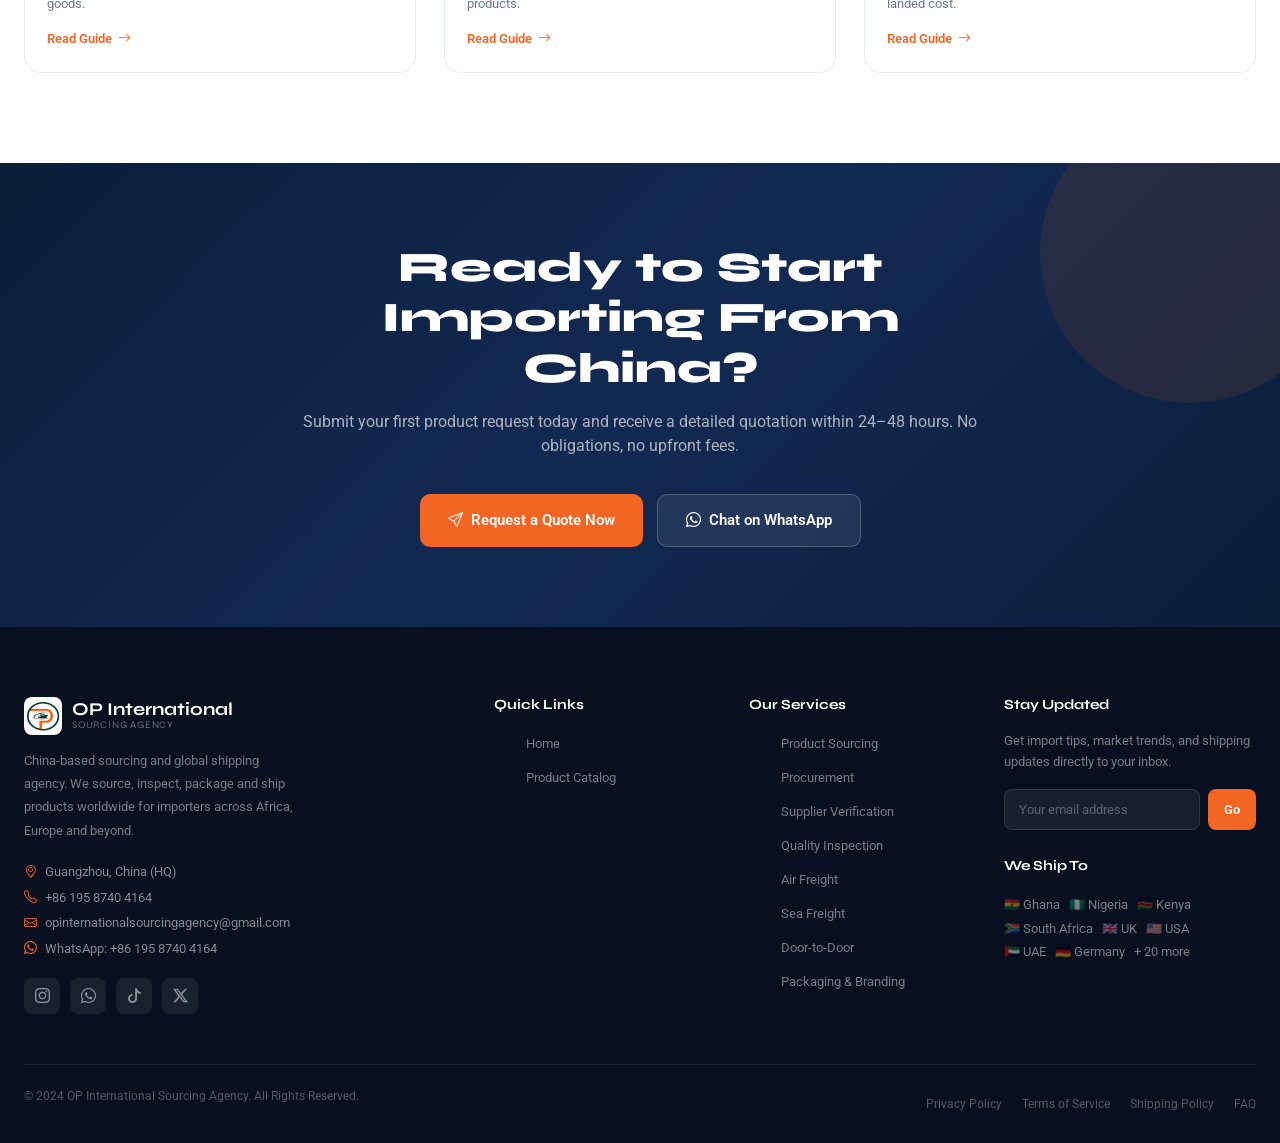
<file: 808index.html>
<!DOCTYPE html>
<html lang="en">

<head>
  <meta charset="utf-8">
  <meta content="width=device-width, initial-scale=1.0" name="viewport">
  <title>OP International Sourcing Agency | Source From China With Confidence</title>
  <meta name="description"
    content="China-based sourcing and global shipping agency. We source, inspect, pack & ship worldwide. Trusted by importers across Africa, Europe and beyond.">
  <link rel="icon" type="image/jpg" href="assets/img/logo.jpg">
  <link href="https://fonts.googleapis.com" rel="preconnect">
  <link href="https://fonts.gstatic.com" rel="preconnect" crossorigin>
  <link rel="preconnect" href="https://fonts.googleapis.com">
  <link rel="preconnect" href="https://fonts.gstatic.com" crossorigin>
  <link
    href="https://fonts.googleapis.com/css2?family=Google+Sans+Flex:opsz,wght@6..144,1..1000&family=Roboto:ital,wght@0,100..900;1,100..900&display=swap"
    rel="stylesheet">
  <link
    href="https://fonts.googleapis.com/css2?family=Syne:wght@400;500;600;700;800&family=DM+Sans:ital,opsz,wght@0,9..40,300;0,9..40,400;0,9..40,500;0,9..40,600;1,9..40,300&display=swap"
    rel="stylesheet">
  <link href="assets/vendor/bootstrap/css/bootstrap.min.css" rel="stylesheet">
  <link href="assets/vendor/bootstrap-icons/bootstrap-icons.css" rel="stylesheet">
  <link href="assets/vendor/aos/aos.css" rel="stylesheet">
  <link href="assets/css/main1.css" rel="stylesheet">
</head>

<body>

  <!-- HEADER -->
  <header class="site-header">
    <div class="header-inner">
      <a href="index.html" class="logo">
        <img src="assets/img/logo.jpg" alt="OP International Sourcing Agency" class="logo-mark">
        <div class="logo-text">OP International <span>Sourcing Agency</span></div>
      </a>
      <nav>
        <ul class="nav-menu">
          <li><a href="index.html" class="active">Home</a></li>
          <li><a href="products.html">Products</a></li>
          <li><a href="blog.html">Resources</a></li>
          <li><a href="#contact">Contact</a></li>
        </ul>
      </nav>
      <div class="nav-actions">
        <a href="products.html" class="btn-primary-nav">Get Quote</a>
      </div>
      <button class="mobile-toggle" onclick="document.querySelector('.nav-menu').classList.toggle('show')"><i
          class="bi bi-list"></i></button>
    </div>
  </header>

  <!-- HERO -->
  <section class="hero">
    <div class="hero-bg-pattern"></div>
    <div class="hero-grid-overlay"></div>
    <div class="hero-inner">
      <div class="hero-content">
        <h1 class="hero-title">Source Products<br>From China With<br><span class="accent">Confidence.</span></h1>
        <p class="hero-subtitle">We source, negotiate, inspect, package and ship products worldwide. Your trusted China
          procurement partner for individuals and businesses across Africa and beyond.</p>
        <div class="hero-ctas">
          <a href="quote-request.html" class="btn-hero-primary"><i class="bi bi-send"></i> Request a Quote</a>
          <a href="products.html" class="btn-hero-secondary"><i class="bi bi-grid-3x3-gap"></i> Browse Products</a>
        </div>
        <div class="hero-stats">
          <div class="hero-stat">
            <div class="num">5,000<span>+</span></div>
            <div class="lbl">Shipments Completed</div>
          </div>
          <div class="hero-stat">
            <div class="num">30<span>+</span></div>
            <div class="lbl">Countries Served</div>
          </div>
          <div class="hero-stat">
            <div class="num">98<span>%</span></div>
            <div class="lbl">Client Satisfaction</div>
          </div>
        </div>
      </div>
      <div class="hero-visual">
        <div class="hero-card-stack">
          <div class="hero-main-card">
            <div class="hmc-header">
              <div class="hmc-title">Shipment #OP-2024-8834</div>
              <div class="hmc-badge"><i class="bi bi-circle-fill" style="font-size:7px;margin-right:4px;"></i>In Transit
              </div>
            </div>
            <div class="shipment-stages">
              <div class="stage-item done">
                <div class="stage-dot"></div>
                <div class="stage-label">Inquiry Submitted</div>
                <div class="stage-time">Oct 1</div>
              </div>
              <div class="stage-item done">
                <div class="stage-dot"></div>
                <div class="stage-label">Product Purchased</div>
                <div class="stage-time">Oct 5</div>
              </div>
              <div class="stage-item done">
                <div class="stage-dot"></div>
                <div class="stage-label">Warehouse & Inspection</div>
                <div class="stage-time">Oct 10</div>
              </div>
              <div class="stage-item active">
                <div class="stage-dot"></div>
                <div class="stage-label">🚢 In Transit — Tema Port ETA</div>
                <div class="stage-time">Oct 28</div>
              </div>
              <div class="stage-item">
                <div class="stage-dot"></div>
                <div class="stage-label">Delivered</div>
                <div class="stage-time">Pending</div>
              </div>
            </div>
          </div>
          <div class="floating-card fc1">
            <div class="fc-icon"><i class="bi bi-shield-check"></i></div>
            <div>
              <div class="fc-label">Inspection Status</div>
              <div class="fc-value">✅ Verified</div>
            </div>
          </div>
          <div class="floating-card fc2">
            <div class="fc-icon"><i class="bi bi-box-seam"></i></div>
            <div>
              <div class="fc-label">Active Orders</div>
              <div class="fc-value">247 Today</div>
            </div>
          </div>
        </div>
      </div>
    </div>
  </section>

  <!-- TRUST BAR -->
  <div class="trust-bar">
    <div class="trust-bar-inner">
      <div class="trust-item">
        <i class="bi bi-buildings"></i>
        <div class="trust-item-text">
          <div class="num">4+ Years</div>
          <div class="lbl">In Operation</div>
        </div>
      </div>
      <div class="trust-divider"></div>
      <div class="trust-item">
        <i class="bi bi-truck"></i>
        <div class="trust-item-text">
          <div class="num">5,000+</div>
          <div class="lbl">Shipments Delivered</div>
        </div>
      </div>
      <div class="trust-divider"></div>
      <div class="trust-item">
        <i class="bi bi-globe-americas"></i>
        <div class="trust-item-text">
          <div class="num">30+ Countries</div>
          <div class="lbl">Served Worldwide</div>
        </div>
      </div>
      <div class="trust-divider"></div>
      <div class="trust-item">
        <i class="bi bi-people"></i>
        <div class="trust-item-text">
          <div class="num">2,200+</div>
          <div class="lbl">Active Clients</div>
        </div>
      </div>
      <div class="trust-divider"></div>
      <div class="trust-item">
        <i class="bi bi-star-fill"></i>
        <div class="trust-item-text">
          <div class="num">4.9 / 5.0</div>
          <div class="lbl">Client Rating</div>
        </div>
      </div>
      <div class="trust-divider"></div>
      <div class="trust-item">
        <i class="bi bi-box2-heart"></i>
        <div class="trust-item-text">
          <div class="num">100+</div>
          <div class="lbl">Verified Suppliers</div>
        </div>
      </div>
    </div>
  </div>

  <!-- HOW IT WORKS -->
  <section class="how-it-works">
    <div class="container-lg">
      <div style="text-align:center;margin-bottom:0;">
        <div class="section-label" style="justify-content:center;">Process</div>
        <h2 class="section-title" style="text-align:center;">How It Works</h2>
        <p class="section-subtitle" style="text-align:center;margin:0 auto;">From your request to your doorstep — a
          transparent, 4-step procurement journey designed to eliminate risk and uncertainty.</p>
      </div>
      <div class="steps-grid">
        <div class="step-card">
          <div class="step-num"><i class="bi bi-send step-icon"></i></div>
          <div class="step-title">Submit Product Request</div>
          <div class="step-desc">Tell us what you need — product type, specifications, quantity, budget. Use our smart
            request form or WhatsApp.</div>
        </div>
        <div class="step-card">
          <div class="step-num" style="background:var(--navy-light);box-shadow:0 0 0 2px var(--navy-light)"><i
              class="bi bi-search step-icon"></i></div>
          <div class="step-title">We Source & Negotiate</div>
          <div class="step-desc">Our China-based agents source from verified suppliers, compare prices, negotiate best
            rates and send you a detailed quotation.</div>
        </div>
        <div class="step-card">
          <div class="step-num" style="background:var(--navy-light);box-shadow:0 0 0 2px var(--navy-light)"><i
              class="bi bi-shield-check step-icon"></i></div>
          <div class="step-title">Inspect & Package</div>
          <div class="step-desc">Products are received at our warehouse, fully inspected for quality, photographed and
            professionally packaged for safe transit.</div>
        </div>
        <div class="step-card">
          <div class="step-num" style="background:var(--navy-light);box-shadow:0 0 0 2px var(--navy-light)"><i
              class="bi bi-airplane step-icon"></i></div>
          <div class="step-title">Ship Worldwide</div>
          <div class="step-desc">We ship via air or sea freight with full tracking. You receive updates at every stage
            until delivery to your door.</div>
        </div>
      </div>
    </div>
  </section>

  <!-- SERVICES -->
  <section class="services-section">
    <div class="container-lg">
      <div class="section-label">What We Offer</div>
      <h2 class="section-title">Complete Sourcing &<br>Logistics Services</h2>
      <p class="section-subtitle">End-to-end procurement support — from finding the right supplier to delivering to your
        door.</p>
      <div class="services-grid">
        <div class="service-card">
          <div class="service-icon"><i class="bi bi-search"></i></div>
          <div class="service-name">Product Sourcing</div>
          <div class="service-desc">We find the right products from verified Chinese manufacturers at competitive prices
            based on your exact specifications.</div>
        </div>
        <div class="service-card">
          <div class="service-icon"><i class="bi bi-cart3"></i></div>
          <div class="service-name">Procurement Management</div>
          <div class="service-desc">Full purchase management — order placement, payment handling, supplier coordination
            and timeline tracking.</div>
        </div>
        <div class="service-card">
          <div class="service-icon"><i class="bi bi-patch-check"></i></div>
          <div class="service-name">Supplier Verification</div>
          <div class="service-desc">We vet all suppliers for legitimacy, production capacity, quality standards and
            delivery reliability before any order.</div>
        </div>
        <div class="service-card">
          <div class="service-icon"><i class="bi bi-box-seam"></i></div>
          <div class="service-name">Warehouse Consolidation</div>
          <div class="service-desc">Combine multiple supplier orders into one consolidated shipment — saving you
            significantly on freight costs.</div>
        </div>
        <div class="service-card">
          <div class="service-icon"><i class="bi bi-shield-check"></i></div>
          <div class="service-name">Quality Inspection</div>
          <div class="service-desc">Thorough inspection at our warehouse with photos and video reports. Problems are
            caught before they ship to you.</div>
        </div>
        <div class="service-card">
          <div class="service-icon"><i class="bi bi-airplane"></i></div>
          <div class="service-name">Air Freight</div>
          <div class="service-desc">Fast air shipping for urgent or lightweight goods. Ideal for electronics, samples,
            and time-sensitive orders.</div>
        </div>
        <div class="service-card">
          <div class="service-icon"><i class="bi bi-tsunami"></i></div>
          <div class="service-name">Sea Freight</div>
          <div class="service-desc">Cost-effective FCL and LCL sea shipping for bulk goods — appliances, construction
            materials, vehicles, machinery.</div>
        </div>
        <div class="service-card">
          <div class="service-icon"><i class="bi bi-house-door"></i></div>
          <div class="service-name">Door-to-Door Delivery</div>
          <div class="service-desc">Complete last-mile delivery service from our China warehouse to your address —
            including customs clearance support.</div>
        </div>
        <div class="service-card">
          <div class="service-icon"><i class="bi bi-bag-heart"></i></div>
          <div class="service-name">Packaging & Branding</div>
          <div class="service-desc">Custom packaging, labeling, and private label branding services for businesses
            building their own product lines.</div>
        </div>
      </div>
    </div>
  </section>

  <!-- CATEGORIES -->
  <section class="categories-section">
    <div class="container-lg">
      <div class="section-label" style="color:var(--orange);">Product Catalog</div>
      <div
        style="display:flex;justify-content:space-between;align-items:flex-end;flex-wrap:wrap;gap:20px;margin-bottom:0;">
        <div>
          <h2 class="section-title">Browse By Category</h2>
          <p class="section-subtitle">Thousands of products across major categories — all sourceable from verified
            Chinese manufacturers.</p>
        </div>
        <a href="products.html" class="btn-hero-primary" style="height:fit-content;">View All Products <i
            class="bi bi-arrow-right"></i></a>
      </div>
      <div class="categories-grid">
        <a href="products.html?cat=construction" class="category-card">
          <span class="cat-icon">🏗️</span>
          <div class="cat-name">Construction Materials</div>
          <div class="cat-count">Tiles, Roofing, Pipes, Steel & more</div>
          <i class="bi bi-arrow-right cat-arrow"></i>
        </a>
        <a href="products.html?cat=electronics" class="category-card">
          <span class="cat-icon">📺</span>
          <div class="cat-name">Electronics & Appliances</div>
          <div class="cat-count">TVs, ACs, Fridges, Washing Machines</div>
          <i class="bi bi-arrow-right cat-arrow"></i>
        </a>
        <a href="products.html?cat=vehicles" class="category-card">
          <span class="cat-icon">🚗</span>
          <div class="cat-name">Vehicles & Automotive</div>
          <div class="cat-count">Cars, EVs, Trucks, Buses, SUVs</div>
          <i class="bi bi-arrow-right cat-arrow"></i>
        </a>
        <a href="products.html?cat=machinery" class="category-card">
          <span class="cat-icon">⚙️</span>
          <div class="cat-name">Industrial Machinery</div>
          <div class="cat-count">Excavators, Forklifts, Equipment</div>
          <i class="bi bi-arrow-right cat-arrow"></i>
        </a>
        <a href="products.html?cat=solar" class="category-card">
          <span class="cat-icon">☀️</span>
          <div class="cat-name">Solar & Energy</div>
          <div class="cat-count">Panels, Inverters, Batteries, Systems</div>
          <i class="bi bi-arrow-right cat-arrow"></i>
        </a>
        <a href="products.html?cat=furniture" class="category-card">
          <span class="cat-icon">🪑</span>
          <div class="cat-name">Furniture & Interior</div>
          <div class="cat-count">Office, Home, Kitchen, Bathroom</div>
          <i class="bi bi-arrow-right cat-arrow"></i>
        </a>
        <a href="products.html?cat=bathroom" class="category-card">
          <span class="cat-icon">🚿</span>
          <div class="cat-name">Bathroom & Sanitary</div>
          <div class="cat-count">Fittings, Tiles, Fixtures, Accessories</div>
          <i class="bi bi-arrow-right cat-arrow"></i>
        </a>
        <a href="products.html?cat=lighting" class="category-card">
          <span class="cat-icon">💡</span>
          <div class="cat-name">Lighting & Electrical</div>
          <div class="cat-count">LED, Industrial, Smart Lighting, Wiring</div>
          <i class="bi bi-arrow-right cat-arrow"></i>
        </a>
      </div>
    </div>
  </section>

  <!-- TESTIMONIALS -->
  <section class="testimonials-section">
    <div class="container-lg">
      <div style="text-align:center;margin-bottom:0;">
        <div class="section-label" style="justify-content:center;">Client Stories</div>
        <h2 class="section-title" style="text-align:center;">Trusted by Importers Across Africa</h2>
        <p class="section-subtitle" style="text-align:center;margin:0 auto;">Real clients, real shipments, real results.
        </p>
      </div>
      <div class="testimonials-grid">
        <div class="testimonial-card">
          <div class="tc-stars">★★★★★</div>
          <p class="tc-text">OP International handled my full container of tiles and bathroom fittings from start to
            finish. The inspection photos gave me complete confidence before shipping. Arrived perfectly packaged.</p>
          <div class="tc-author">
            <div class="tc-avatar">KA</div>
            <div>
              <div class="tc-name">Kwame Asante</div>
              <div class="tc-location">Accra, Ghana</div>
            </div>
            <div class="tc-badge">Construction</div>
          </div>
        </div>
        <div class="testimonial-card">
          <div class="tc-stars">★★★★★</div>
          <p class="tc-text">I imported 3 electric vehicles for my fleet business. The team handled everything —
            sourcing, inspection, documentation, shipping. Communication was excellent throughout. Will use again.</p>
          <div class="tc-author">
            <div class="tc-avatar">AO</div>
            <div>
              <div class="tc-name">Adaeze Okonkwo</div>
              <div class="tc-location">Lagos, Nigeria</div>
            </div>
            <div class="tc-badge">Vehicles</div>
          </div>
        </div>
        <div class="testimonial-card">
          <div class="tc-stars">★★★★★</div>
          <p class="tc-text">As a small business owner, I was nervous about importing. OP made the whole process clear
            and transparent. My order of 50 ACs arrived on time with no issues. Highly recommended.</p>
          <div class="tc-author">
            <div class="tc-avatar">SM</div>
            <div>
              <div class="tc-name">Samuel Mutua</div>
              <div class="tc-location">Nairobi, Kenya</div>
            </div>
            <div class="tc-badge">Electronics</div>
          </div>
        </div>
      </div>
    </div>
  </section>

  <!-- BLOG -->
  <section class="blog-section">
    <div class="container-lg">
      <div
        style="display:flex;justify-content:space-between;align-items:flex-end;flex-wrap:wrap;gap:20px;margin-bottom:0;">
        <div>
          <div class="section-label">Learn & Import Smarter</div>
          <h2 class="section-title">Importation Guides & Resources</h2>
          <p class="section-subtitle">Expert guides to help you import from China with confidence, avoid pitfalls, and
            save money.</p>
        </div>
        <a href="blog.html" class="btn-hero-primary" style="height:fit-content;background:var(--navy);">All Articles <i
            class="bi bi-arrow-right"></i></a>
      </div>
      <div class="blog-grid">
        <a href="blog.html" class="blog-card">
          <div class="blog-thumb" style="background:linear-gradient(135deg,#0B1F3A,#1a3a6b);">
            <i class="bi bi-tsunami blog-thumb-icon" style="color:white;"></i>
            <div class="blog-thumb-cat">Sea Freight</div>
          </div>
          <div class="blog-body">
            <div class="blog-date">November 12, 2024</div>
            <div class="blog-title">Sea Freight vs Air Freight: Which Should You Choose for Your Import?</div>
            <div class="blog-excerpt">A complete breakdown of costs, timelines, and best use cases to help you pick the
              right shipping method for your goods.</div>
            <div class="blog-read-more">Read Guide <i class="bi bi-arrow-right"></i></div>
          </div>
        </a>
        <a href="blog.html" class="blog-card">
          <div class="blog-thumb" style="background:linear-gradient(135deg,#1a3a6b,#F26522);">
            <i class="bi bi-patch-check blog-thumb-icon" style="color:white;"></i>
            <div class="blog-thumb-cat">Supplier Guide</div>
          </div>
          <div class="blog-body">
            <div class="blog-date">October 28, 2024</div>
            <div class="blog-title">How to Verify a Chinese Supplier Before Sending Any Money</div>
            <div class="blog-excerpt">The 8-step supplier verification checklist used by professional importers to avoid
              scams and low-quality products.</div>
            <div class="blog-read-more">Read Guide <i class="bi bi-arrow-right"></i></div>
          </div>
        </a>
        <a href="blog.html" class="blog-card">
          <div class="blog-thumb" style="background:linear-gradient(135deg,#122952,#0B1F3A);">
            <i class="bi bi-calculator blog-thumb-icon" style="color:white;"></i>
            <div class="blog-thumb-cat">Cost Guide</div>
          </div>
          <div class="blog-body">
            <div class="blog-date">October 10, 2024</div>
            <div class="blog-title">Understanding Your Total Import Cost: Landed Cost Calculator Guide</div>
            <div class="blog-excerpt">Factory price is just the beginning. Here's how to calculate duties, shipping,
              warehousing, and customs to get your true landed cost.</div>
            <div class="blog-read-more">Read Guide <i class="bi bi-arrow-right"></i></div>
          </div>
        </a>
      </div>
    </div>
  </section>

  <!-- CTA BAND -->
  <div class="cta-band" id="contact">
    <div class="cta-band-inner">
      <h2>Ready to Start Importing From China?</h2>
      <p>Submit your first product request today and receive a detailed quotation within 24–48 hours. No obligations, no
        upfront fees.</p>
      <div class="cta-btn-group">
        <a href="products.html" class="btn-hero-primary"><i class="bi bi-send"></i> Request a Quote Now</a>
        <a href="https://wa.me/8619587404164" class="btn-hero-secondary" target="_blank"><i class="bi bi-whatsapp"></i>
          Chat on WhatsApp</a>
      </div>
    </div>
  </div>

  <!-- FOOTER -->
  <footer class="site-footer">
    <div class="container-lg">
      <div class="footer-grid">
        <div class="footer-brand">
          <a href="index.html" class="logo">
            <img src="assets/img/logo.jpg" alt="OP International Sourcing Agency" class="logo-mark">
            <div class="logo-text" style="color:white;">OP International <span
                style="color:rgba(255,255,255,0.4);">Sourcing Agency</span></div>
          </a>
          <p class="footer-desc">China-based sourcing and global shipping agency. We source, inspect, package and ship
            products worldwide for importers across Africa, Europe and beyond.</p>
          <div class="footer-contact-info">
            <p><i class="bi bi-geo-alt"></i> Guangzhou, China (HQ)</p>
            <p><i class="bi bi-telephone"></i> +86 195 8740 4164</p>
            <p><i class="bi bi-envelope"></i> opinternationalsourcingagency@gmail.com</p>
            <p><i class="bi bi-whatsapp"></i> WhatsApp: +86 195 8740 4164</p>
          </div>
          <div class="footer-social">
            <a href="#" class="social-btn"><i class="bi bi-instagram"></i></a>
            <a href="https://wa.me/8619587404164" class="social-btn"><i class="bi bi-whatsapp"></i></a>
            <a href="https://www.tiktok.com/@mingle_priscilla?_r=1&_t=ZS-96ZHvrqFG7x" class="social-btn"><i
                class="bi bi-tiktok"></i></a>
            <a href="#" class="social-btn"><i class="bi bi-twitter-x"></i></a>
          </div>
        </div>
        <div class="footer-col">
          <h5>Quick Links</h5>
          <ul class="footer-links">
            <li><a href="index.html">Home</a></li>
            <li><a href="products.html">Product Catalog</a></li>

          </ul>
        </div>
        <div class="footer-col">
          <h5>Our Services</h5>
          <ul class="footer-links">
            <li><a href="#">Product Sourcing</a></li>
            <li><a href="#">Procurement</a></li>
            <li><a href="#">Supplier Verification</a></li>
            <li><a href="#">Quality Inspection</a></li>
            <li><a href="#">Air Freight</a></li>
            <li><a href="#">Sea Freight</a></li>
            <li><a href="#">Door-to-Door</a></li>
            <li><a href="#">Packaging & Branding</a></li>
          </ul>
        </div>
        <div class="footer-col">
          <h5>Stay Updated</h5>
          <p style="font-size:13px;color:rgba(255,255,255,0.45);line-height:1.6;">Get import tips, market trends, and
            shipping updates directly to your inbox.</p>
          <div class="footer-newsletter-input">
            <input type="email" placeholder="Your email address">
            <button>Go</button>
          </div>
          <h5 style="margin-top:28px;">We Ship To</h5>
          <p style="font-size:13px;color:rgba(255,255,255,0.45);line-height:1.8;">🇬🇭 Ghana &nbsp; 🇳🇬 Nigeria &nbsp;
            🇰🇪 Kenya<br>🇿🇦 South Africa &nbsp; 🇬🇧 UK &nbsp; 🇺🇸 USA<br>🇦🇪 UAE &nbsp; 🇩🇪 Germany &nbsp; + 20
            more</p>
        </div>
      </div>
      <div class="footer-bottom">
        <p>© 2024 OP International Sourcing Agency. All Rights Reserved.</p>
        <div class="footer-bottom-links">
          <a href="#">Privacy Policy</a>
          <a href="#">Terms of Service</a>
          <a href="#">Shipping Policy</a>
          <a href="#">FAQ</a>
        </div>
      </div>
    </div>
  </footer>

  <!-- WHATSAPP FLOAT -->
  <a href="https://wa.me/+8619587404164" class="wa-float" target="_blank" title="Chat on WhatsApp">
    <i class="bi bi-whatsapp"></i>
  </a>
  <a href="#" class="scroll-top" id="scrollTop"><i class="bi bi-arrow-up"></i></a>

  <link href="assets/vendor/bootstrap-icons/bootstrap-icons.css" rel="stylesheet">
  <script>
    const st = document.getElementById('scrollTop');
    window.addEventListener('scroll', () => st.classList.toggle('show', scrollY > 400));
    st.addEventListener('click', e => { e.preventDefault(); window.scrollTo({ top: 0, behavior: 'smooth' }); });
  </script>
</body>

</html>
</file>
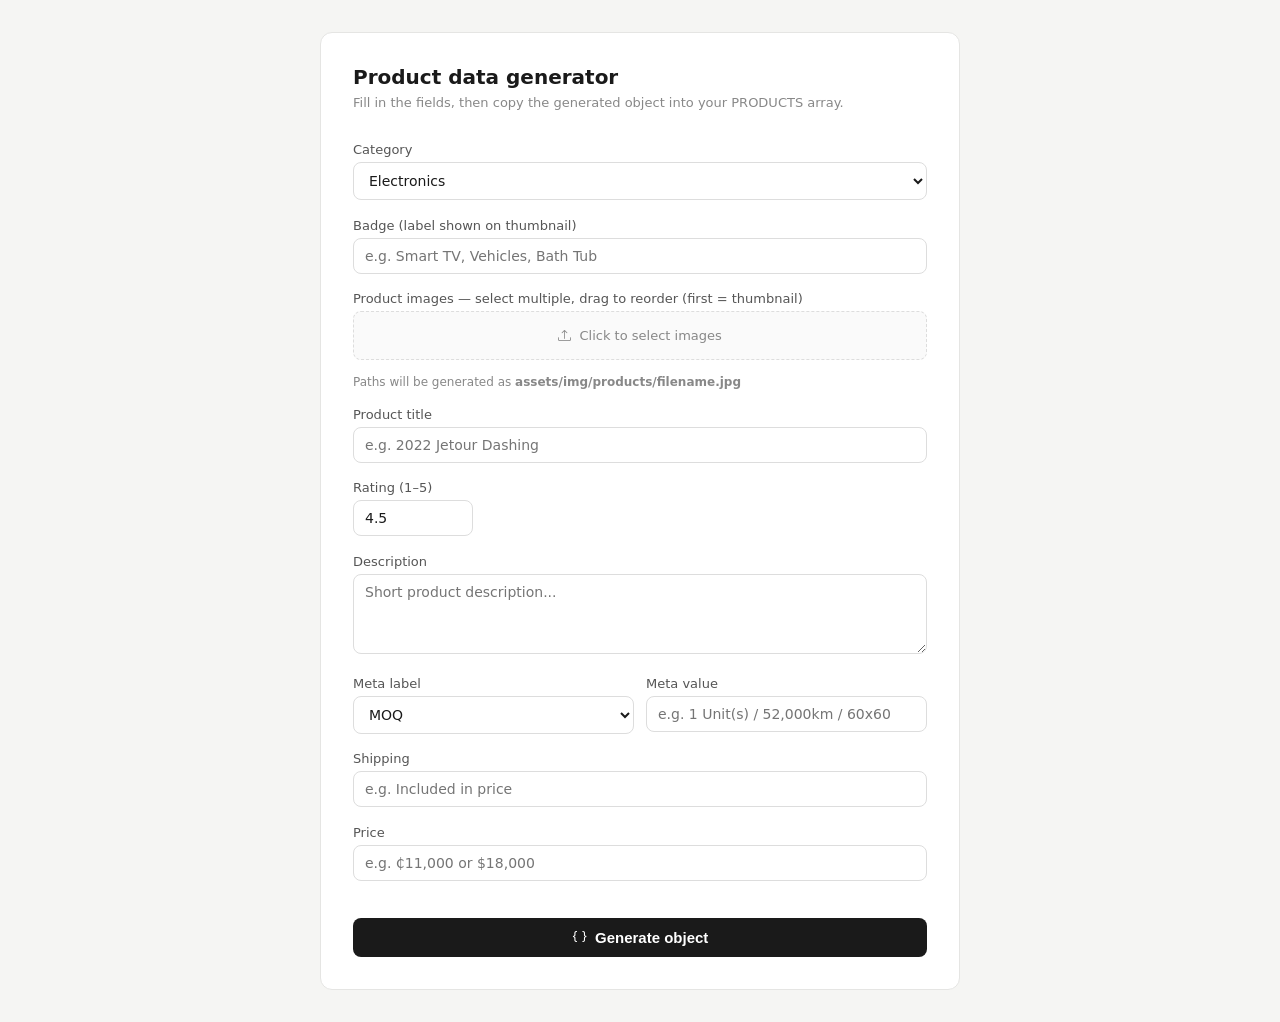
<file: product-generator.html>
<!DOCTYPE html>
<html lang="en">

<head>
  <meta charset="UTF-8">
  <meta name="viewport" content="width=device-width, initial-scale=1.0">
  <title>Product Data Generator — OP International</title>
  <link rel="stylesheet" href="https://cdn.jsdelivr.net/npm/bootstrap-icons@1.11.3/font/bootstrap-icons.css">
  <style>
    *,
    *::before,
    *::after {
      box-sizing: border-box;
      margin: 0;
      padding: 0;
    }

    body {
      font-family: 'Segoe UI', system-ui, sans-serif;
      background: #f5f5f3;
      color: #1a1a1a;
      min-height: 100vh;
      padding: 2rem 1rem;
    }

    .container {
      max-width: 640px;
      margin: 0 auto;
      background: #fff;
      border-radius: 12px;
      border: 1px solid #e5e5e3;
      padding: 2rem;
    }

    h1 {
      font-size: 20px;
      font-weight: 600;
      margin-bottom: 6px;
    }

    .subtitle {
      font-size: 13px;
      color: #888;
      margin-bottom: 2rem;
    }

    .field {
      margin-bottom: 1.1rem;
    }

    label {
      display: block;
      font-size: 13px;
      font-weight: 500;
      color: #555;
      margin-bottom: 5px;
    }

    input[type=text],
    input[type=number],
    select,
    textarea {
      width: 100%;
      padding: 9px 11px;
      font-size: 14px;
      font-family: inherit;
      border: 1px solid #ddd;
      border-radius: 8px;
      background: #fff;
      color: #1a1a1a;
      transition: border-color 0.15s;
    }

    input[type=text]:focus,
    input[type=number]:focus,
    select:focus,
    textarea:focus {
      outline: none;
      border-color: #aaa;
    }

    textarea {
      resize: vertical;
      min-height: 80px;
    }

    .row {
      display: grid;
      grid-template-columns: 1fr 1fr;
      gap: 12px;
    }

    .file-box {
      border: 1.5px dashed #ddd;
      border-radius: 8px;
      padding: 16px;
      background: #fafafa;
      cursor: pointer;
      text-align: center;
      transition: border-color 0.15s;
    }

    .file-box:hover {
      border-color: #aaa;
    }

    .file-box input {
      display: none;
    }

    .file-hint {
      font-size: 13px;
      color: #888;
    }

    .file-list {
      margin-top: 10px;
      display: flex;
      flex-direction: column;
      gap: 5px;
    }

    .file-item {
      display: flex;
      align-items: center;
      background: #fff;
      border: 1px solid #e5e5e3;
      border-radius: 7px;
      padding: 7px 10px;
      font-size: 13px;
      cursor: grab;
      user-select: none;
    }

    .file-item.dragging {
      opacity: 0.4;
    }

    .file-item.drag-over {
      border-color: #888;
      background: #f0f0ee;
    }

    .handle {
      color: #bbb;
      margin-right: 8px;
      font-size: 16px;
      cursor: grab;
    }

    .file-name {
      flex: 1;
      overflow: hidden;
      text-overflow: ellipsis;
      white-space: nowrap;
      color: #333;
    }

    .first-badge {
      font-size: 10px;
      font-weight: 600;
      background: #1a1a1a;
      color: #fff;
      border-radius: 4px;
      padding: 2px 6px;
      margin-right: 8px;
      white-space: nowrap;
    }

    .remove-btn {
      background: none;
      border: none;
      cursor: pointer;
      color: #bbb;
      font-size: 16px;
      padding: 0;
      line-height: 1;
      transition: color 0.15s;
    }

    .remove-btn:hover {
      color: #e24b4a;
    }

    .generate-btn {
      width: 100%;
      padding: 11px;
      font-size: 15px;
      font-weight: 600;
      margin-top: 1.2rem;
      background: #1a1a1a;
      color: #fff;
      border: none;
      border-radius: 8px;
      cursor: pointer;
      transition: background 0.15s;
    }

    .generate-btn:hover {
      background: #333;
    }

    .output-box {
      margin-top: 1.5rem;
      background: #f5f5f3;
      border: 1px solid #e5e5e3;
      border-radius: 8px;
      padding: 1rem;
      display: none;
    }

    .output-label {
      font-size: 12px;
      font-weight: 600;
      color: #888;
      text-transform: uppercase;
      letter-spacing: 0.05em;
      margin-bottom: 10px;
    }

    pre {
      font-family: 'Fira Code', 'Cascadia Code', 'Consolas', monospace;
      font-size: 12.5px;
      white-space: pre-wrap;
      word-break: break-word;
      color: #1a1a1a;
      margin-bottom: 12px;
      line-height: 1.6;
    }

    .copy-btn {
      display: inline-flex;
      align-items: center;
      gap: 6px;
      padding: 7px 16px;
      font-size: 13px;
      font-weight: 500;
      border-radius: 7px;
      border: 1px solid #ddd;
      background: #fff;
      color: #1a1a1a;
      cursor: pointer;
      transition: all 0.15s;
    }

    .copy-btn:hover {
      border-color: #aaa;
    }

    .copy-btn.copied {
      color: #0f6e56;
      border-color: #0f6e56;
    }

    .reset-btn {
      display: inline-flex;
      align-items: center;
      gap: 6px;
      padding: 7px 16px;
      font-size: 13px;
      font-weight: 500;
      border-radius: 7px;
      border: 1px solid #ddd;
      background: #fff;
      color: #888;
      cursor: pointer;
      margin-left: 8px;
      transition: all 0.15s;
    }

    .reset-btn:hover {
      border-color: #aaa;
      color: #333;
    }

    .path-note {
      font-size: 12px;
      color: #888;
      margin-top: 5px;
    }
  </style>
</head>

<body>

  <div class="container">
    <h1>Product data generator</h1>
    <p class="subtitle">Fill in the fields, then copy the generated object into your PRODUCTS array.</p>

    <div class="field">
      <label>Category</label>
      <select id="category">
        <option value="electronics">Electronics</option>
        <option value="appliances">Appliances</option>
        <option value="construction">Construction</option>
        <option value="vehicles">Vehicles</option>
        <option value="industrial">Industrial</option>
      </select>
    </div>

    <div class="field">
      <label>Badge (label shown on thumbnail)</label>
      <input type="text" id="badge" placeholder="e.g. Smart TV, Vehicles, Bath Tub">
    </div>

    <div class="field">
      <label>Product images — select multiple, drag to reorder (first = thumbnail)</label>
      <div class="file-box" onclick="document.getElementById('imgInput').click()">
        <input type="file" id="imgInput" multiple accept="image/*">
        <div class="file-hint"><i class="bi bi-upload"></i> &nbsp;Click to select images</div>
      </div>
      <div class="file-list" id="fileList"></div>
      <p class="path-note">Paths will be generated as <strong>assets/img/products/filename.jpg</strong></p>
    </div>

    <div class="field">
      <label>Product title</label>
      <input type="text" id="title" placeholder="e.g. 2022 Jetour Dashing">
    </div>

    <div class="field">
      <label>Rating (1–5)</label>
      <input type="number" id="rating" min="1" max="5" step="0.1" value="4.5" style="width:120px">
    </div>

    <div class="field">
      <label>Description</label>
      <textarea id="desc" placeholder="Short product description..."></textarea>
    </div>

    <div class="row">
      <div class="field">
        <label>Meta label</label>
        <select id="metaLabel">
          <option>MOQ</option>
          <option>Mileage</option>
          <option>Size</option>
        </select>
      </div>
      <div class="field">
        <label>Meta value</label>
        <input type="text" id="metaValue" placeholder="e.g. 1 Unit(s) / 52,000km / 60x60">
      </div>
    </div>

    <div class="field">
      <label>Shipping</label>
      <input type="text" id="shipping" placeholder="e.g. Included in price">
    </div>

    <div class="field">
      <label>Price</label>
      <input type="text" id="price" placeholder="e.g. ₵11,000 or $18,000">
    </div>

    <button class="generate-btn" onclick="generate()">
      <i class="bi bi-braces"></i> &nbsp;Generate object
    </button>

    <div class="output-box" id="outputBox">
      <div class="output-label">Ready to paste</div>
      <pre id="outputCode"></pre>
      <button class="copy-btn" id="copyBtn" onclick="copyCode()">
        <i class="bi bi-clipboard"></i> Copy
      </button>
      <button class="reset-btn" onclick="resetForm()">
        <i class="bi bi-arrow-counterclockwise"></i> Reset form
      </button>
    </div>
  </div>

  <script>
    const IMAGE_PREFIX = "assets/img/products/";
    let imageFiles = [];
    let dragSrcIndex = null;

    document.getElementById('imgInput').addEventListener('change', (e) => {
      Array.from(e.target.files).forEach(f => {
        if (!imageFiles.find(x => x.name === f.name)) imageFiles.push(f);
      });
      renderFileList();
      e.target.value = '';
    });

    function renderFileList() {
      const list = document.getElementById('fileList');
      list.innerHTML = '';
      imageFiles.forEach((f, i) => {
        const item = document.createElement('div');
        item.className = 'file-item';
        item.draggable = true;
        item.dataset.i = i;
        item.innerHTML = `
        <span class="handle"><i class="bi bi-grip-vertical"></i></span>
        ${i === 0 ? '<span class="first-badge">Thumbnail</span>' : ''}
        <span class="file-name">${f.name}</span>
        <button class="remove-btn" onclick="removeFile(${i})" title="Remove">
          <i class="bi bi-x"></i>
        </button>
      `;
        item.addEventListener('dragstart', () => { dragSrcIndex = i; item.classList.add('dragging'); });
        item.addEventListener('dragend', () => item.classList.remove('dragging'));
        item.addEventListener('dragover', (e) => { e.preventDefault(); item.classList.add('drag-over'); });
        item.addEventListener('dragleave', () => item.classList.remove('drag-over'));
        item.addEventListener('drop', (e) => {
          e.preventDefault();
          item.classList.remove('drag-over');
          if (dragSrcIndex === null || dragSrcIndex === i) return;
          const moved = imageFiles.splice(dragSrcIndex, 1)[0];
          imageFiles.splice(i, 0, moved);
          dragSrcIndex = null;
          renderFileList();
        });
        list.appendChild(item);
      });
    }

    function removeFile(i) {
      imageFiles.splice(i, 1);
      renderFileList();
    }

    function generate() {
      const v = (id) => document.getElementById(id).value.trim();
      const images = imageFiles.length
        ? imageFiles.map(f => `"${IMAGE_PREFIX}${f.name}"`)
        : [`"${IMAGE_PREFIX}filename.jpg"`];

      const obj = `{
  category: "${v('category')}",
  badge: "${v('badge')}",
  images: [
    ${images.join(',\n    ')}
  ],
  title: "${v('title')}",
  rating: ${parseFloat(v('rating')) || 4.5},
  desc: "${v('desc').replace(/"/g, '\\"').replace(/\n+/g, ' ').trim()}",
  meta: { label: "${v('metaLabel')}", value: "${v('metaValue')}" },
  shipping: "${v('shipping')}",
  price: "${v('price')}"
},`;

      document.getElementById('outputCode').textContent = obj;
      const box = document.getElementById('outputBox');
      box.style.display = 'block';
      box.scrollIntoView({ behavior: 'smooth' });
    }

    function copyCode() {
      const text = document.getElementById('outputCode').textContent;
      navigator.clipboard.writeText(text).then(() => {
        const btn = document.getElementById('copyBtn');
        btn.innerHTML = '<i class="bi bi-check2"></i> Copied!';
        btn.classList.add('copied');
        setTimeout(() => {
          btn.innerHTML = '<i class="bi bi-clipboard"></i> Copy';
          btn.classList.remove('copied');
        }, 2000);
      });
    }

    function resetForm() {
      document.getElementById('category').value = 'electronics';
      document.getElementById('badge').value = '';
      document.getElementById('title').value = '';
      document.getElementById('rating').value = '4.5';
      document.getElementById('desc').value = '';
      document.getElementById('metaLabel').value = 'MOQ';
      document.getElementById('metaValue').value = '';
      document.getElementById('shipping').value = '';
      document.getElementById('price').value = '';
      imageFiles = [];
      renderFileList();
      document.getElementById('outputBox').style.display = 'none';
    }
  </script>

</body>

</html>
</file>
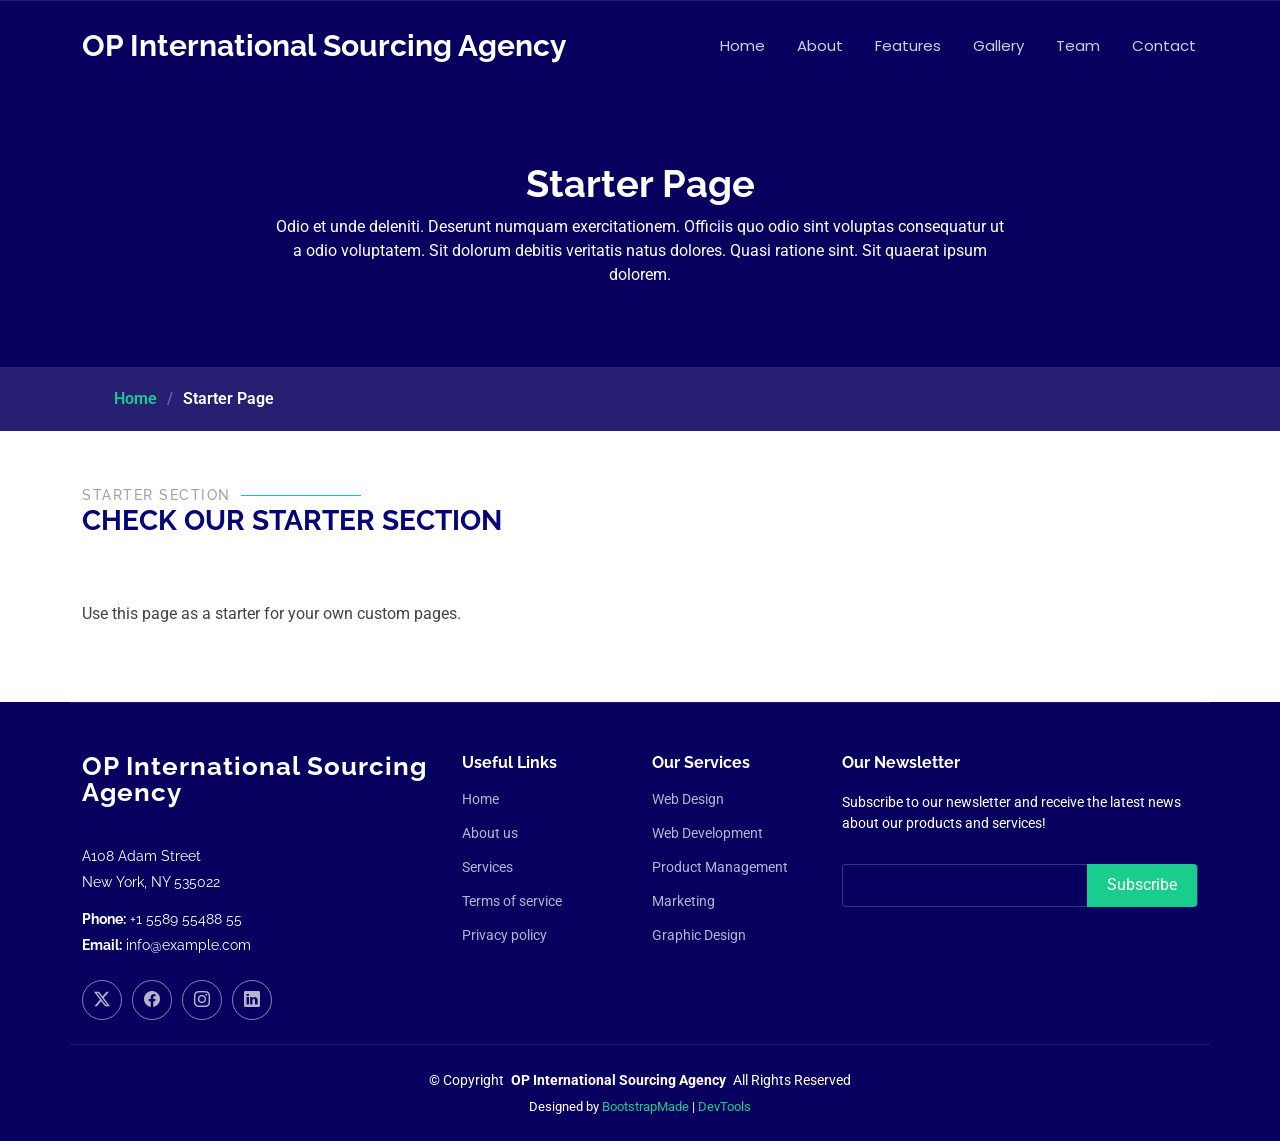
<file: starter-page.html>
<!DOCTYPE html>
<html lang="en">

<head>
  <meta charset="utf-8">
  <meta content="width=device-width, initial-scale=1.0" name="viewport">
  <title>Starter Page </title>
  <meta name="description" content="">
  <meta name="keywords" content="">

  <!-- Favicons -->
  <link href="assets/img/favicon.png" rel="icon">
  <link href="assets/img/apple-touch-icon.png" rel="apple-touch-icon">

  <!-- Fonts -->
  <link href="https://fonts.googleapis.com" rel="preconnect">
  <link href="https://fonts.gstatic.com" rel="preconnect" crossorigin>
  <link href="https://fonts.googleapis.com/css2?family=Roboto:ital,wght@0,100;0,300;0,400;0,500;0,700;0,900;1,100;1,300;1,400;1,500;1,700;1,900&family=Poppins:ital,wght@0,100;0,200;0,300;0,400;0,500;0,600;0,700;0,800;0,900;1,100;1,200;1,300;1,400;1,500;1,600;1,700;1,800;1,900&family=Raleway:ital,wght@0,100;0,200;0,300;0,400;0,500;0,600;0,700;0,800;0,900;1,100;1,200;1,300;1,400;1,500;1,600;1,700;1,800;1,900&display=swap" rel="stylesheet">

  <!-- Vendor CSS Files -->
  <link href="assets/vendor/bootstrap/css/bootstrap.min.css" rel="stylesheet">
  <link href="assets/vendor/bootstrap-icons/bootstrap-icons.css" rel="stylesheet">
  <link href="assets/vendor/aos/aos.css" rel="stylesheet">
  <link href="assets/vendor/glightbox/css/glightbox.min.css" rel="stylesheet">
  <link href="assets/vendor/swiper/swiper-bundle.min.css" rel="stylesheet">

  <!-- Main CSS File -->
  <link href="assets/css/main.css" rel="stylesheet">


</head>

<body class="starter-page-page">

  <header id="header" class="header d-flex align-items-center fixed-top">
    <div class="container-fluid container-xl position-relative d-flex align-items-center justify-content-between">

      <a href="index.html" class="logo d-flex align-items-center">
        <!-- Uncomment the line below if you also wish to use an image logo -->
        <!-- <img src="assets/img/logo.png" alt=""> -->
        <h1 class="sitename">OP International Sourcing Agency</h1>
      </a>

      <nav id="navmenu" class="navmenu">
        <ul>
          <li><a href="#hero">Home</a></li>
          <li><a href="#about">About</a></li>
          <li><a href="#features">Features</a></li>
          <li><a href="#gallery">Gallery</a></li>
          <li><a href="#team">Team</a></li>
          
          <li><a href="#contact">Contact</a></li>
        </ul>
        <i class="mobile-nav-toggle d-xl-none bi bi-list"></i>
      </nav>

    </div>
  </header>

  <main class="main">

    <!-- Page Title -->
    <div class="page-title dark-background" data-aos="fade">
      <div class="heading">
        <div class="container">
          <div class="row d-flex justify-content-center text-center">
            <div class="col-lg-8">
              <h1>Starter Page</h1>
              <p class="mb-0">Odio et unde deleniti. Deserunt numquam exercitationem. Officiis quo odio sint voluptas consequatur ut a odio voluptatem. Sit dolorum debitis veritatis natus dolores. Quasi ratione sint. Sit quaerat ipsum dolorem.</p>
            </div>
          </div>
        </div>
      </div>
      <nav class="breadcrumbs">
        <div class="container">
          <ol>
            <li><a href="index.html">Home</a></li>
            <li class="current">Starter Page</li>
          </ol>
        </div>
      </nav>
    </div><!-- End Page Title -->

    <!-- Starter Section Section -->
    <section id="starter-section" class="starter-section section">

      <!-- Section Title -->
      <div class="container section-title" data-aos="fade-up">
        <h2>Starter Section</h2>
        <div><span>Check Our</span> <span class="description-title">Starter Section</span></div>
      </div><!-- End Section Title -->

      <div class="container" data-aos="fade-up">
        <p>Use this page as a starter for your own custom pages.</p>
      </div>

    </section><!-- /Starter Section Section -->

  </main>

  <footer id="footer" class="footer dark-background">

    <div class="container footer-top">
      <div class="row gy-4">
        <div class="col-lg-4 col-md-6 footer-about">
          <a href="index.html" class="logo d-flex align-items-center">
            <span class="sitename">OP International Sourcing Agency</span>
          </a>
          <div class="footer-contact pt-3">
            <p>A108 Adam Street</p>
            <p>New York, NY 535022</p>
            <p class="mt-3"><strong>Phone:</strong> <span>+1 5589 55488 55</span></p>
            <p><strong>Email:</strong> <span>info@example.com</span></p>
          </div>
          <div class="social-links d-flex mt-4">
            <a href=""><i class="bi bi-twitter-x"></i></a>
            <a href=""><i class="bi bi-facebook"></i></a>
            <a href=""><i class="bi bi-instagram"></i></a>
            <a href=""><i class="bi bi-linkedin"></i></a>
          </div>
        </div>

        <div class="col-lg-2 col-md-3 footer-links">
          <h4>Useful Links</h4>
          <ul>
            <li><a href="#">Home</a></li>
            <li><a href="#">About us</a></li>
            <li><a href="#">Services</a></li>
            <li><a href="#">Terms of service</a></li>
            <li><a href="#">Privacy policy</a></li>
          </ul>
        </div>

        <div class="col-lg-2 col-md-3 footer-links">
          <h4>Our Services</h4>
          <ul>
            <li><a href="#">Web Design</a></li>
            <li><a href="#">Web Development</a></li>
            <li><a href="#">Product Management</a></li>
            <li><a href="#">Marketing</a></li>
            <li><a href="#">Graphic Design</a></li>
          </ul>
        </div>

        <div class="col-lg-4 col-md-12 footer-newsletter">
          <h4>Our Newsletter</h4>
          <p>Subscribe to our newsletter and receive the latest news about our products and services!</p>
          <form action="forms/newsletter.php" method="post" class="php-email-form">
            <div class="newsletter-form"><input type="email" name="email"><input type="submit" value="Subscribe"></div>
            <div class="loading">Loading</div>
            <div class="error-message"></div>
            <div class="sent-message">Your subscription request has been sent. Thank you!</div>
          </form>
        </div>

      </div>
    </div>

    <div class="container copyright text-center mt-4">
      <p>© <span>Copyright</span> <strong class="px-1 sitename">OP International Sourcing Agency</strong> <span>All Rights Reserved</span></p>
      <div class="credits">
        <!-- All the links in the footer should remain intact. -->
        <!-- You can delete the links only if you've purchased the pro version. -->
        <!-- Licensing information: https://bootstrapmade.com/license/ -->
        <!-- Purchase the pro version with working PHP/AJAX contact form: [buy-url] -->
        Designed by <a href="https://bootstrapmade.com/">BootstrapMade</a> | <a href="https://bootstrapmade.com/tools/">DevTools</a>
      </div>
    </div>

  </footer>

  <!-- Scroll Top -->
  <a href="#" id="scroll-top" class="scroll-top d-flex align-items-center justify-content-center"><i class="bi bi-arrow-up-short"></i></a>

  <!-- Preloader -->
  <div id="preloader"></div>

  <!-- Vendor JS Files -->
  <script src="assets/vendor/bootstrap/js/bootstrap.bundle.min.js"></script>
  <script src="assets/vendor/php-email-form/validate.js"></script>
  <script src="assets/vendor/aos/aos.js"></script>
  <script src="assets/vendor/glightbox/js/glightbox.min.js"></script>
  <script src="assets/vendor/purecounter/purecounter_vanilla.js"></script>
  <script src="assets/vendor/swiper/swiper-bundle.min.js"></script>

  <!-- Main JS File -->
  <script src="assets/js/main.js"></script>

</body>

</html>
</file>
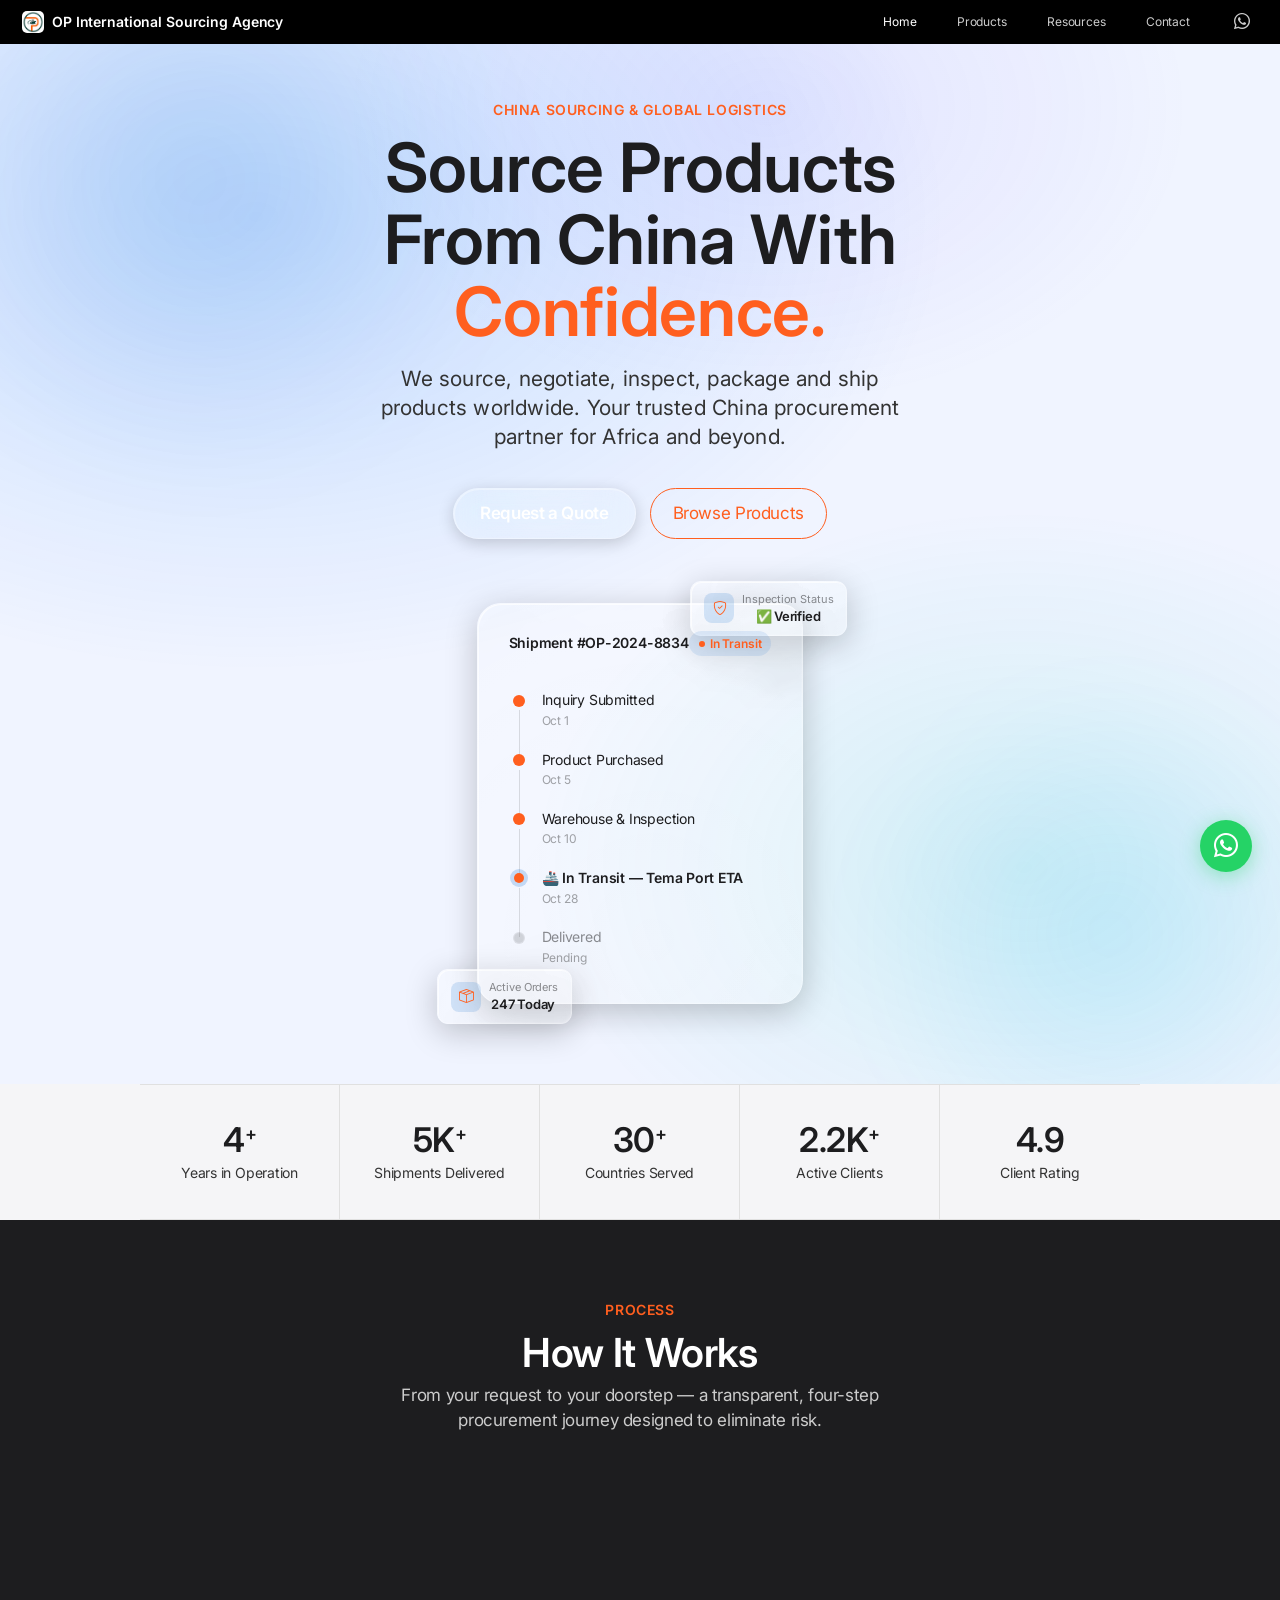
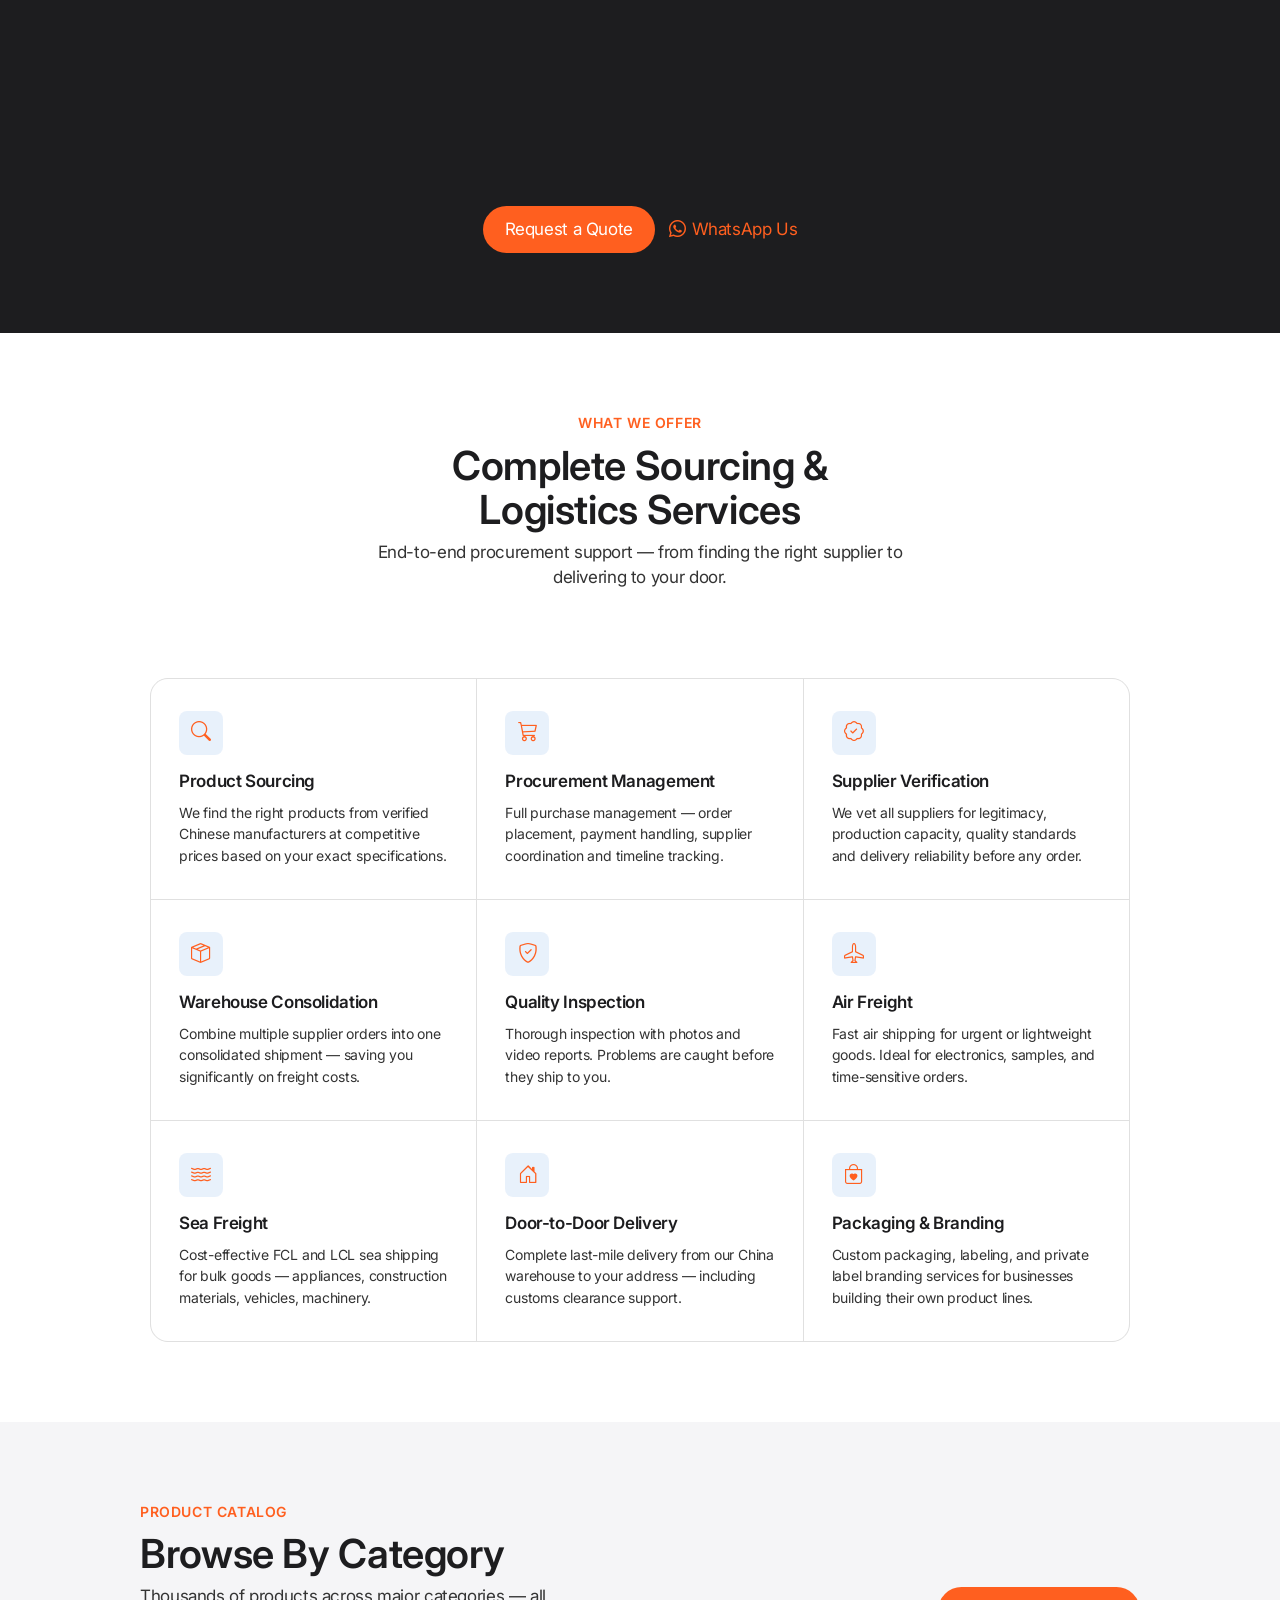
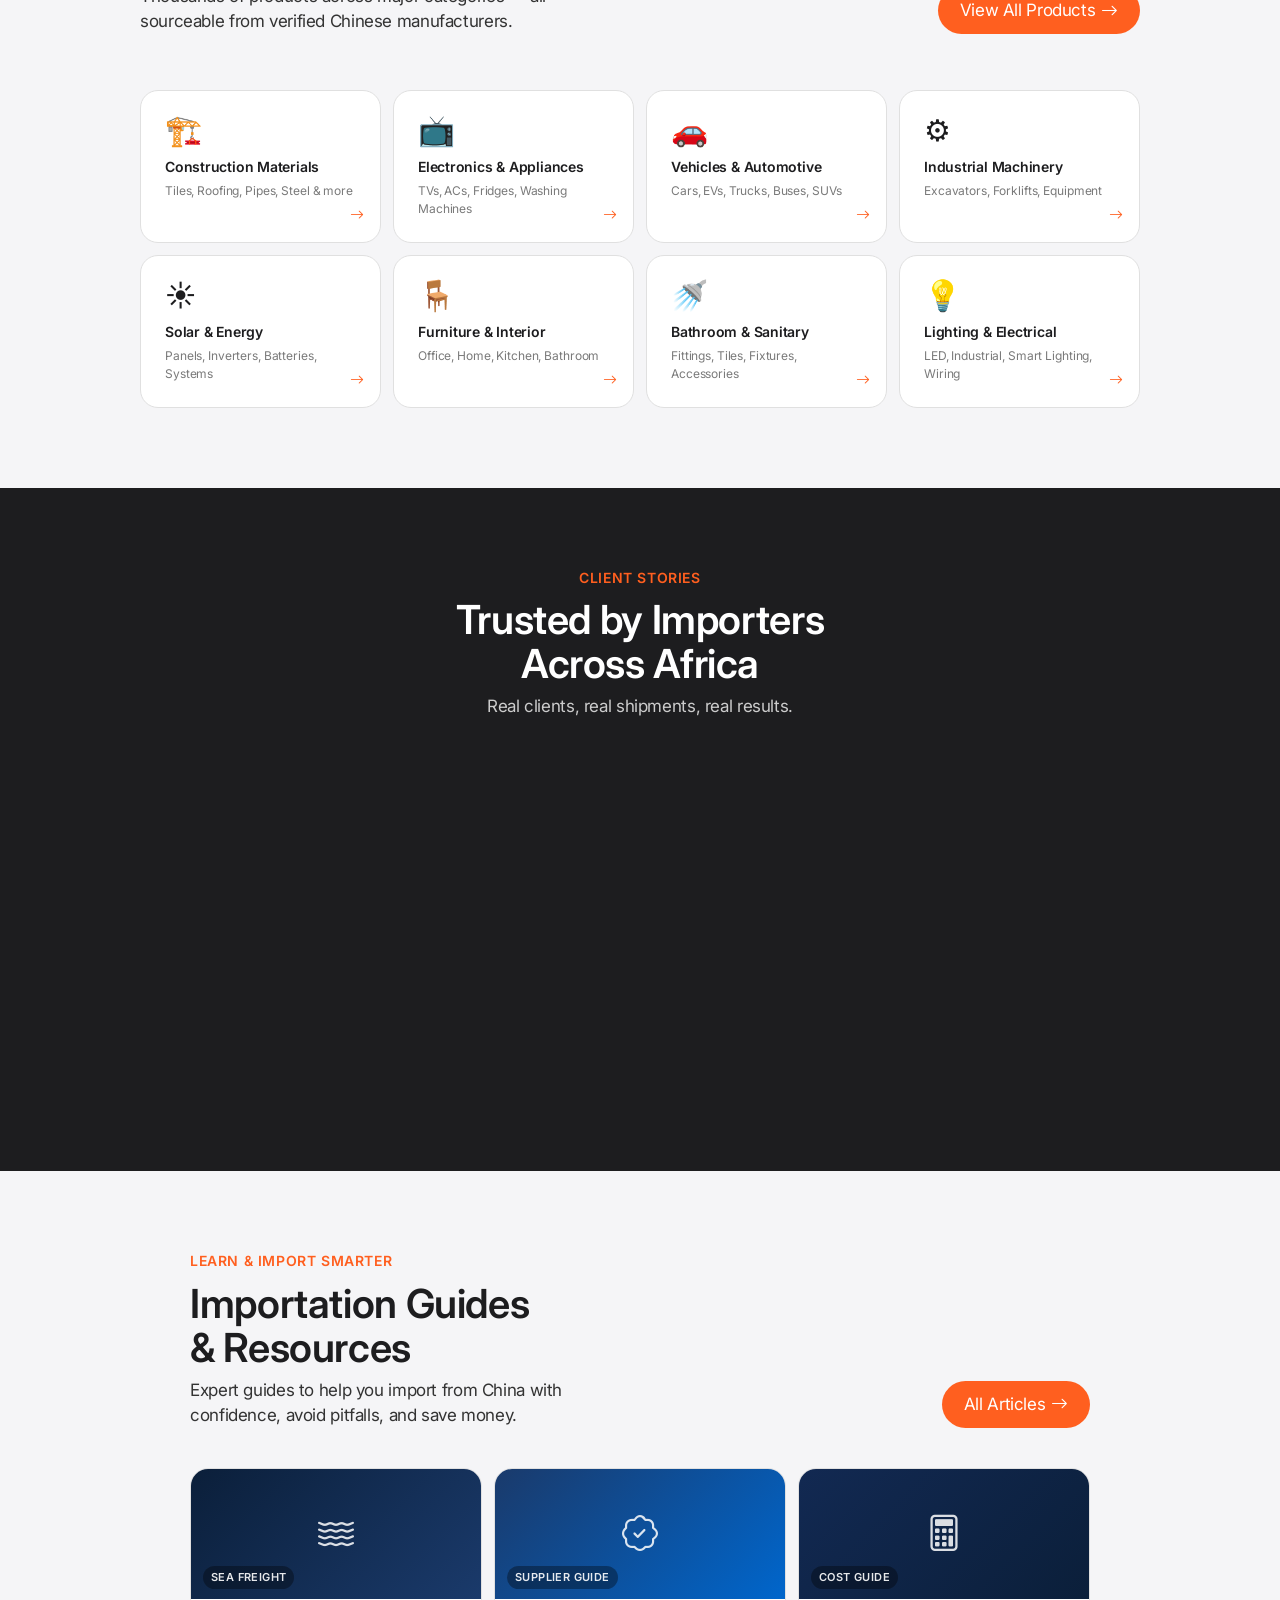
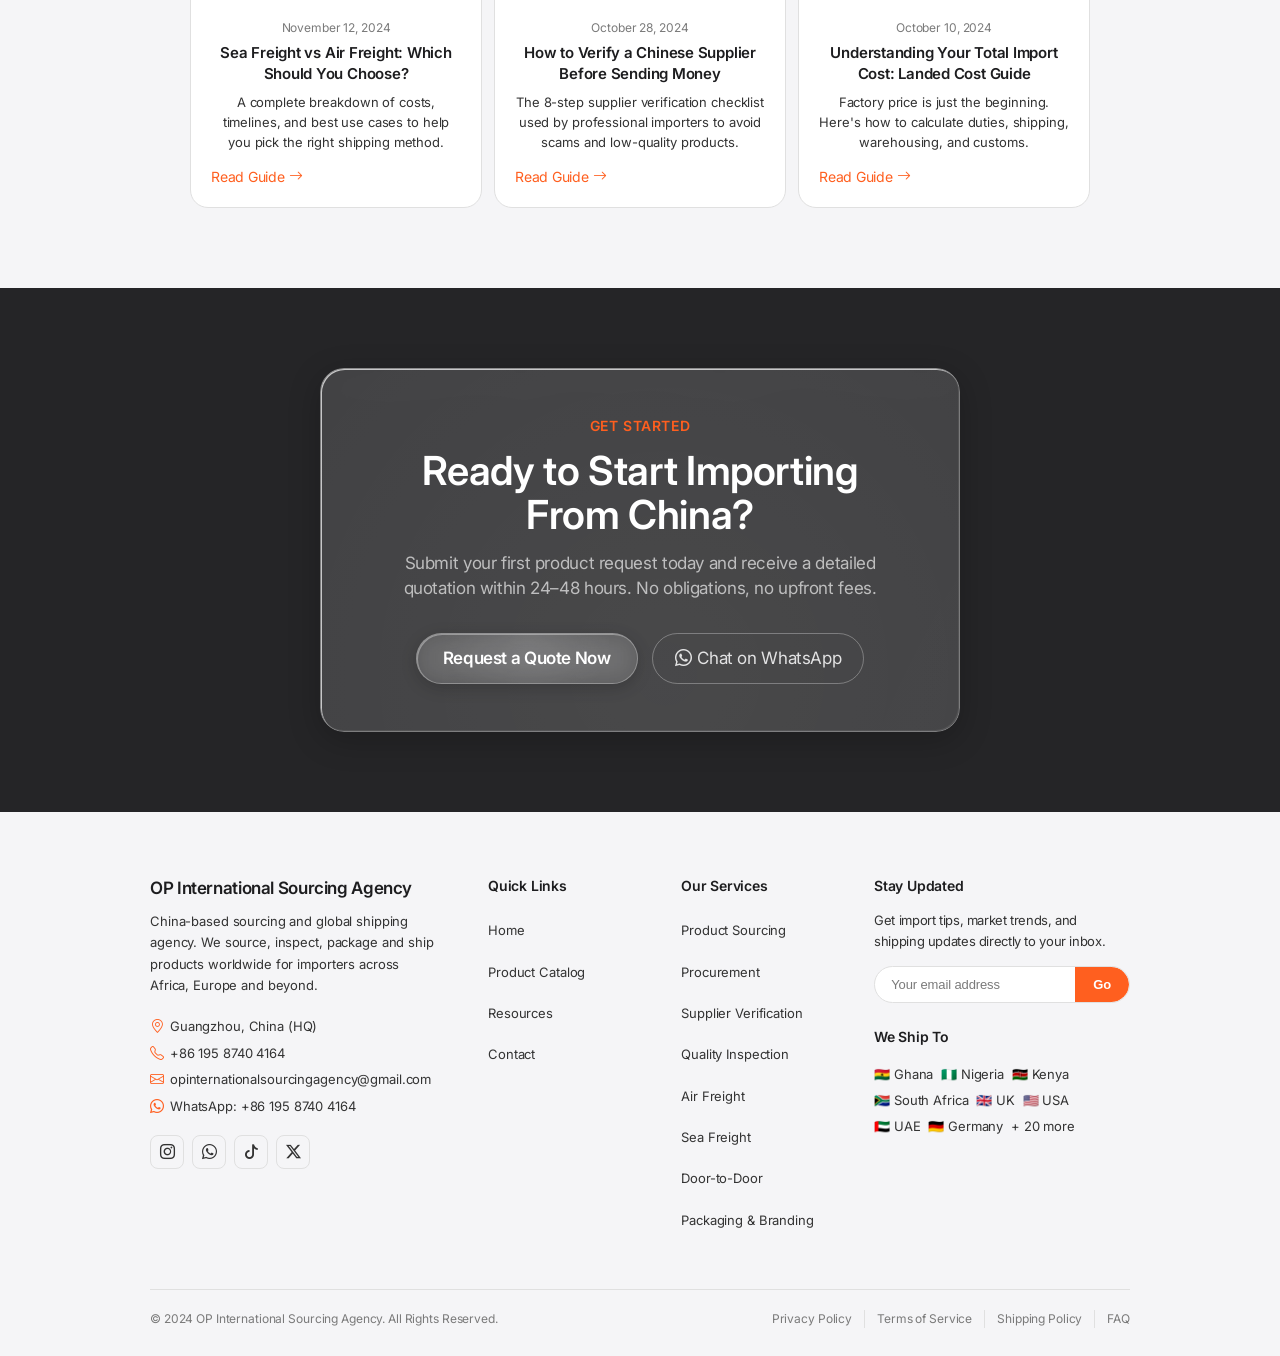
<file: Untitled-1.html>
<!DOCTYPE html>
<html lang="en">
<head>
  <meta charset="utf-8">
  <meta name="viewport" content="width=device-width, initial-scale=1.0">
  <title>OP International Sourcing Agency | Source From China With Confidence</title>
  <meta name="description" content="China-based sourcing and global shipping agency. We source, inspect, pack & ship worldwide. Trusted by importers across Africa, Europe and beyond.">
  <link rel="icon" type="image/jpg" href="assets/img/logo.jpg">
  <link rel="preconnect" href="https://fonts.googleapis.com">
  <link rel="preconnect" href="https://fonts.gstatic.com" crossorigin>
  <link href="https://fonts.googleapis.com/css2?family=Inter:wght@300;400;600;700&display=swap" rel="stylesheet">
  <link href="https://cdn.jsdelivr.net/npm/bootstrap-icons@1.11.3/font/bootstrap-icons.min.css" rel="stylesheet">

  <style>
    /* ============================================================
       SVG GLASS FILTER — defined once, used everywhere
    ============================================================ */
    .svg-filters { position: absolute; width: 0; height: 0; overflow: hidden; }

    /* ============================================================
       DESIGN TOKENS — Apple + Liquid Glass
    ============================================================ */
    :root {
      --color-primary:          #ff5f1f;
      --color-primary-focus:    #ff5f1f;
      --color-primary-on-dark:  #ff5f1f;

      --color-canvas:           #ffffff;
      --color-canvas-parchment: #f5f5f7;
      --color-surface-pearl:    #fafafc;
      --color-surface-tile-1:   #1d1d1f;
      --color-surface-tile-2:   #2a2a2c;
      --color-surface-tile-3:   #252527;
      --color-surface-black:    #000000;
      --color-surface-chip:     rgba(210,210,215,0.64);

      --color-ink:              #1d1d1f;
      --color-ink-muted-80:     #333333;
      --color-ink-muted-48:     #7a7a7a;
      --color-body-muted:       #cccccc;
      --color-on-dark:          #ffffff;

      --color-hairline:         #e0e0e0;
      --color-divider-soft:     rgba(0,0,0,0.08);

      --rounded-none:   0px;
      --rounded-xs:     5px;
      --rounded-sm:     8px;
      --rounded-md:     11px;
      --rounded-lg:     18px;
      --rounded-xl:     24px;
      --rounded-pill:   9999px;

      --sp-xxs:     4px;
      --sp-xs:      8px;
      --sp-sm:      12px;
      --sp-md:      17px;
      --sp-lg:      24px;
      --sp-xl:      32px;
      --sp-xxl:     48px;
      --sp-section: 80px;

      --shadow-product: rgba(0,0,0,0.22) 3px 5px 30px 0;

      /* ---- Glass tokens ---- */
      --glass-bg-light:   rgba(255,255,255,0.22);
      --glass-bg-dark:    rgba(255,255,255,0.10);
      --glass-highlight:  rgba(255,255,255,0.70);
      --glass-border:     rgba(255,255,255,0.30);
      --glass-shadow:     0 8px 32px rgba(0,0,0,0.22), 0 1px 0 rgba(255,255,255,0.12) inset;
    }

    /* ============================================================
       BASE RESET
    ============================================================ */
    *, *::before, *::after { box-sizing: border-box; margin: 0; padding: 0; }
    html { scroll-behavior: smooth; -webkit-font-smoothing: antialiased; }
    body {
      font-family: 'Inter', system-ui, -apple-system, sans-serif;
      font-size: 17px;
      font-weight: 400;
      line-height: 1.47;
      letter-spacing: -0.374px;
      color: var(--color-ink);
      background: var(--color-canvas);
      overflow-x: hidden;
    }
    a  { color: inherit; text-decoration: none; }
    ul { list-style: none; }
    img{ display: block; max-width: 100%; }

    /* ============================================================
       LIQUID GLASS PRIMITIVES
       Usage: wrap any element with .glass-card structure
    ============================================================ */

    /* The outer shell — sets stacking context */
    .glass-card {
      position: relative;
      border-radius: var(--rounded-xl);
      overflow: hidden;
      box-shadow: var(--glass-shadow);
      /* border drawn by specular layer so no double-paint */
    }

    /* Layer 1 — backdrop blur + SVG distortion */
    .glass-filter {
      position: absolute; inset: 0;
      border-radius: inherit;
      z-index: 1;
      backdrop-filter: blur(18px) saturate(160%) brightness(1.10);
      -webkit-backdrop-filter: blur(18px) saturate(160%) brightness(1.10);
      filter: url(#glass-distortion);
    }

    /* Layer 2 — animated refraction shimmer */
    .glass-distortion-overlay {
      position: absolute; inset: 0;
      border-radius: inherit;
      z-index: 2;
      pointer-events: none;
      mix-blend-mode: overlay;
      background:
        radial-gradient(circle at 18% 28%, rgba(255,255,255,0.07) 0%, transparent 65%),
        radial-gradient(circle at 82% 72%, rgba(255,255,255,0.05) 0%, transparent 65%);
      background-size: 300% 300%;
      animation: floatDistort 12s ease-in-out infinite;
    }
    @keyframes floatDistort {
      0%   { background-position: 0%   0%;   }
      33%  { background-position: 100% 50%;  }
      66%  { background-position: 50%  100%; }
      100% { background-position: 0%   0%;   }
    }

    /* Layer 3 — tinted fill */
    .glass-overlay {
      position: absolute; inset: 0;
      border-radius: inherit;
      z-index: 3;
      background: var(--glass-bg-light);
    }
    .glass-card.glass-dark .glass-overlay {
      background: var(--glass-bg-dark);
    }

    /* Layer 4 — specular edge highlight */
    .glass-specular {
      position: absolute; inset: 0;
      border-radius: inherit;
      z-index: 4;
      box-shadow:
        inset 1px 1px 0px var(--glass-highlight),
        inset -1px -1px 0px rgba(255,255,255,0.08);
      border: 1px solid var(--glass-border);
      pointer-events: none;
      transition: box-shadow 0.2s ease;
    }

    /* Layer 5 — actual content */
    .glass-content {
      position: relative;
      z-index: 5;
    }

    /* ============================================================
       BUTTONS
    ============================================================ */
    .btn-primary {
      display: inline-flex; align-items: center; gap: 6px;
      background: var(--color-primary);
      color: #fff;
      font-size: 17px; font-weight: 400; letter-spacing: -0.374px;
      padding: 11px 22px;
      border-radius: var(--rounded-pill);
      border: none; cursor: pointer;
      transition: transform 0.12s ease, opacity 0.12s ease;
      white-space: nowrap;
    }
    .btn-primary:hover  { opacity: 0.92; }
    .btn-primary:active { transform: scale(0.95); }
    .btn-primary:focus-visible { outline: 2px solid var(--color-primary-focus); outline-offset: 3px; }

    /* Glass primary button — for use over hero gradient */
    .btn-glass {
      display: inline-flex; align-items: center; gap: 7px;
      position: relative; overflow: hidden;
      border-radius: var(--rounded-pill);
      border: 1px solid var(--glass-border);
      background: rgba(255,255,255,0.08);
      backdrop-filter: blur(14px) saturate(160%);
      -webkit-backdrop-filter: blur(14px) saturate(160%);
      color: #fff;
      font-size: 17px; font-weight: 600; letter-spacing: -0.374px;
      padding: 12px 26px;
      cursor: pointer;
      box-shadow: inset 1px 1px 0 rgba(255,255,255,0.35), 0 4px 16px rgba(0,0,0,0.18);
      transition: transform 0.12s ease, box-shadow 0.2s ease;
      white-space: nowrap;
    }
    .btn-glass::after {
      content: '';
      position: absolute; inset: 0;
      background: radial-gradient(circle at 50% 0%, rgba(255,255,255,0.10) 0%, transparent 70%);
      pointer-events: none;
    }
    .btn-glass:hover  { box-shadow: inset 1px 1px 0 rgba(255,255,255,0.70), 0 6px 24px rgba(0,0,0,0.22); }
    .btn-glass:active { transform: scale(0.96); }

    .btn-secondary {
      display: inline-flex; align-items: center; gap: 6px;
      background: transparent;
      color: var(--color-primary);
      font-size: 17px; font-weight: 400; letter-spacing: -0.374px;
      padding: 10px 22px;
      border-radius: var(--rounded-pill);
      border: 1px solid var(--color-primary);
      cursor: pointer;
      transition: transform 0.12s ease, background 0.12s ease;
      white-space: nowrap;
    }
    .btn-secondary:hover  { background: rgba(0,102,204,0.06); }
    .btn-secondary:active { transform: scale(0.95); }

    .btn-utility {
      display: inline-flex; align-items: center; gap: 5px;
      background: var(--color-primary);
      color: #fff;
      font-size: 14px; font-weight: 400; letter-spacing: -0.224px;
      padding: 8px 18px;
      border-radius: var(--rounded-pill);
      border: none; cursor: pointer;
      transition: transform 0.12s ease, opacity 0.12s ease;
      white-space: nowrap;
    }
    .btn-utility:hover  { opacity: 0.90; }
    .btn-utility:active { transform: scale(0.95); }

    /* ============================================================
       GLOBAL NAV — 44px true black
    ============================================================ */
    .global-nav {
      position: fixed; top: 0; left: 0; right: 0; z-index: 1000;
      height: 44px;
      background: var(--color-surface-black);
      display: flex; align-items: center;
    }
    .global-nav-inner {
      max-width: 1440px; margin: 0 auto; width: 100%;
      padding: 0 22px;
      display: flex; align-items: center; justify-content: space-between;
    }
    .nav-logo {
      display: flex; align-items: center; gap: 8px;
      color: var(--color-on-dark);
      font-size: 14px; font-weight: 600; letter-spacing: -0.12px;
    }
    .nav-logo-mark {
      width: 22px; height: 22px;
      border-radius: var(--rounded-xs); object-fit: cover;
    }
    .nav-links { display: flex; align-items: center; }
    .nav-links a {
      color: rgba(255,255,255,0.80);
      font-size: 12px; letter-spacing: -0.12px;
      padding: 0 14px; height: 44px;
      display: flex; align-items: center;
      transition: color 0.15s;
    }
    .nav-links a:hover, .nav-links a.active { color: #fff; }
    .nav-actions { display: flex; align-items: center; gap: 10px; }
    .nav-icon-btn {
      color: rgba(255,255,255,0.80); font-size: 16px;
      width: 32px; height: 32px;
      display: flex; align-items: center; justify-content: center;
      border-radius: var(--rounded-sm);
      transition: color 0.15s;
    }
    .nav-icon-btn:hover { color: #fff; }
    .nav-hamburger {
      display: none;
      background: none; border: none; cursor: pointer;
      color: rgba(255,255,255,0.80); font-size: 20px; padding: 4px;
    }
    .mobile-nav-drawer {
      display: none;
      position: fixed; top: 44px; left: 0; right: 0; z-index: 999;
      background: rgba(0,0,0,0.96);
      padding: 16px 22px 24px;
      flex-direction: column; gap: 4px;
    }
    .mobile-nav-drawer.open { display: flex; }
    .mobile-nav-drawer a {
      color: rgba(255,255,255,0.85);
      font-size: 17px; letter-spacing: -0.374px;
      padding: 10px 0;
      border-bottom: 1px solid rgba(255,255,255,0.08);
      display: flex; align-items: center; justify-content: space-between;
    }
    .mobile-nav-drawer a:last-child { border-bottom: none; }

    /* ============================================================
       SUB-NAV — frosted glass
    ============================================================ */
    .sub-nav {
      position: sticky; top: 44px; z-index: 900;
      height: 52px;
      background: rgba(245,245,247,0.80);
      backdrop-filter: saturate(180%) blur(20px);
      -webkit-backdrop-filter: saturate(180%) blur(20px);
      border-bottom: 1px solid rgba(0,0,0,0.08);
      display: flex; align-items: center;
    }
    .sub-nav-inner {
      max-width: 1440px; margin: 0 auto; width: 100%;
      padding: 0 22px;
      display: flex; align-items: center; justify-content: space-between;
    }
    .sub-nav-title { font-size: 21px; font-weight: 600; letter-spacing: 0.231px; color: var(--color-ink); }
    .sub-nav-links { display: flex; align-items: center; justify-content: center; gap: 2px; flex: 1; }
    .sub-nav-links a {
      font-size: 14px; letter-spacing: -0.224px; color: var(--color-ink);
      padding: 6px 12px; border-radius: var(--rounded-pill);
      transition: background 0.15s;
    }
    .sub-nav-links a:hover { background: rgba(0,0,0,0.06); }

    /* ============================================================
       TILE SYSTEM
    ============================================================ */
    .tile {
      width: 100%; padding: var(--sp-section) 22px;
      display: flex; flex-direction: column; align-items: center; text-align: center;
    }
    .tile-light     { background: var(--color-canvas); }
    .tile-parchment { background: var(--color-canvas-parchment); }
    .tile-dark      { background: var(--color-surface-tile-1); }
    .tile-dark-2    { background: var(--color-surface-tile-2); }
    .tile-dark-3    { background: var(--color-surface-tile-3); }

    .tile-eyebrow {
      font-size: 14px; font-weight: 600; letter-spacing: 0.6px;
      text-transform: uppercase; color: var(--color-primary); margin-bottom: 10px;
    }
    .tile-eyebrow-dark { color: var(--color-primary-on-dark); }
    .tile-headline { margin-bottom: 8px; }
    .tile-subhead  { margin-bottom: 32px; max-width: 580px; }
    .tile-ctas { display: flex; flex-wrap: wrap; justify-content: center; gap: 14px; }

    /* t-* typography */
    .t-hero       { font-size: 56px; font-weight: 600; line-height: 1.07; letter-spacing: -0.28px; }
    .t-display    { font-size: 40px; font-weight: 600; line-height: 1.10; }
    .t-display-md { font-size: 34px; font-weight: 600; line-height: 1.47; letter-spacing: -0.374px; }
    .t-lead       { font-size: 28px; font-weight: 400; line-height: 1.14; }
    .t-tagline    { font-size: 21px; font-weight: 600; line-height: 1.19; }
    .t-body       { font-size: 17px; font-weight: 400; line-height: 1.47; letter-spacing: -0.374px; }
    .t-caption    { font-size: 14px; font-weight: 400; line-height: 1.43; letter-spacing: -0.224px; }
    .t-fine       { font-size: 12px; font-weight: 400; line-height: 1.0;  letter-spacing: -0.12px; }

    /* ============================================================
       HERO — aurora gradient background so glass reads clearly
    ============================================================ */
    .hero-tile {
      min-height: calc(100vh - 96px);
      padding-top: calc(var(--sp-section) + 20px);
      padding-bottom: var(--sp-section);
      position: relative; overflow: hidden;
      display: flex; flex-direction: column;
      align-items: center; justify-content: center;
      text-align: center;

      /* Rich aurora backdrop — glass needs something to distort */
      background:
        radial-gradient(ellipse 90% 70% at 20% 20%, rgba(0,112,255,0.18) 0%, transparent 60%),
        radial-gradient(ellipse 70% 60% at 80% 80%, rgba(0,200,180,0.12) 0%, transparent 55%),
        radial-gradient(ellipse 60% 50% at 60% 10%, rgba(100,80,255,0.10) 0%, transparent 55%),
        #f0f4ff;
    }
    /* Animated aurora orbs */
    .hero-tile::before, .hero-tile::after {
      content: '';
      position: absolute; border-radius: 50%;
      pointer-events: none; z-index: 0;
      animation: orb-drift 18s ease-in-out infinite alternate;
    }
    .hero-tile::before {
      width: 600px; height: 600px;
      top: -120px; left: -100px;
      background: radial-gradient(circle, rgba(0,102,204,0.14) 0%, transparent 70%);
      filter: blur(48px);
    }
    .hero-tile::after {
      width: 500px; height: 500px;
      bottom: -100px; right: -80px;
      background: radial-gradient(circle, rgba(0,180,255,0.12) 0%, transparent 70%);
      filter: blur(40px);
      animation-delay: -8s;
    }
    @keyframes orb-drift {
      from { transform: translate(0,0) scale(1); }
      to   { transform: translate(40px, 30px) scale(1.08); }
    }
    .hero-tile > * { position: relative; z-index: 1; }

    .hero-title {
      font-size: clamp(38px, 5.5vw, 68px);
      font-weight: 600; line-height: 1.06; letter-spacing: -0.3px;
      color: var(--color-ink); margin-bottom: 18px; max-width: 760px;
    }
    .hero-title .accent { color: var(--color-primary); }
    .hero-sub {
      font-size: 21px; font-weight: 400; line-height: 1.38; letter-spacing: 0.196px;
      color: var(--color-ink-muted-80); max-width: 520px; margin-bottom: 36px;
    }
    .hero-ctas { display: flex; flex-wrap: wrap; justify-content: center; gap: 14px; margin-bottom: 64px; }

    /* ---- GLASS TRACKER CARD ---- */
    .tracker-wrap { position: relative; margin: 0 48px; }
    .tracker-card {
      width: 100%; max-width: 460px;
      padding: 28px 32px;
      text-align: left;
    }
    .tracker-header {
      display: flex; align-items: center; justify-content: space-between;
      margin-bottom: 24px;
    }
    .tracker-id { font-size: 14px; font-weight: 600; letter-spacing: -0.224px; color: var(--color-ink); }
    .tracker-badge {
      display: inline-flex; align-items: center; gap: 5px;
      font-size: 12px; font-weight: 600; letter-spacing: -0.12px;
      color: var(--color-primary);
      background: rgba(0,102,204,0.10);
      padding: 4px 10px; border-radius: var(--rounded-pill);
    }
    .tracker-badge .dot {
      width: 6px; height: 6px; border-radius: 50%;
      background: var(--color-primary);
      animation: pulse-dot 1.8s ease-in-out infinite;
    }
    @keyframes pulse-dot {
      0%,100% { opacity:1; transform:scale(1); }
      50%      { opacity:0.4; transform:scale(0.7); }
    }
    .stage-list { display: flex; flex-direction: column; }
    .stage-row  { display: flex; align-items: flex-start; gap: 12px; padding: 10px 0; position: relative; }
    .stage-row:not(:last-child)::after {
      content: ''; position: absolute; left: 10px; top: 30px;
      width: 1px; height: calc(100% - 10px);
      background: rgba(0,0,0,0.12);
    }
    .stage-dot-wrap { flex-shrink:0; width:21px; height:21px; display:flex; align-items:center; justify-content:center; }
    .stage-dot {
      width:10px; height:10px; border-radius:50%;
      background: rgba(0,0,0,0.15);
      box-shadow: 0 0 0 1px rgba(0,0,0,0.10);
    }
    .stage-row.done   .stage-dot { background:var(--color-primary); box-shadow:0 0 0 1px var(--color-primary); }
    .stage-row.active .stage-dot {
      background:var(--color-primary);
      box-shadow:0 0 0 4px rgba(0,102,204,0.20);
      animation:pulse-ring 1.8s ease-in-out infinite;
    }
    @keyframes pulse-ring {
      0%,100%{ box-shadow:0 0 0 4px rgba(0,102,204,0.20); }
      50%    { box-shadow:0 0 0 7px rgba(0,102,204,0.06); }
    }
    .stage-info { flex:1; }
    .stage-label { font-size:14px; letter-spacing:-0.224px; color:rgba(29,29,31,0.5); }
    .stage-row.done   .stage-label { color:var(--color-ink); }
    .stage-row.active .stage-label { color:var(--color-ink); font-weight:600; }
    .stage-time { font-size:12px; letter-spacing:-0.12px; color:rgba(29,29,31,0.40); margin-top:1px; }

    /* ---- GLASS FLOATING CHIPS ---- */
    .fc-chip {
      position: absolute;
      display: inline-flex; align-items: center; gap: 8px;
      padding: 10px 14px;
      border-radius: var(--rounded-md);
    }
    .fc-chip-1 { top: -22px; right: -44px; }
    .fc-chip-2 { bottom: -20px; left: -40px; }
    .fc-icon {
      width: 30px; height: 30px; border-radius: var(--rounded-sm);
      background: rgba(0,102,204,0.15);
      color: var(--color-primary);
      display: flex; align-items: center; justify-content: center;
      font-size: 14px; flex-shrink: 0;
    }
    .fc-label { font-size:11px; letter-spacing:-0.12px; color:rgba(29,29,31,0.50); }
    .fc-value { font-size:13px; font-weight:600; letter-spacing:-0.224px; color:var(--color-ink); }

    /* ============================================================
       STATS STRIP
    ============================================================ */
    .stats-strip { background: var(--color-canvas-parchment); }
    .stats-grid {
      max-width:1000px; margin:0 auto; width:100%;
      display:grid; grid-template-columns:repeat(5,1fr);
      border-top:1px solid var(--color-hairline);
      border-bottom:1px solid var(--color-hairline);
    }
    .stat-cell {
      padding:36px 24px;
      display:flex; flex-direction:column; align-items:center; text-align:center;
      border-right:1px solid var(--color-hairline);
    }
    .stat-cell:last-child { border-right:none; }
    .stat-num { font-size:34px; font-weight:600; line-height:1.1; letter-spacing:-0.374px; color:var(--color-ink); }
    .stat-num sup { font-size:18px; }
    .stat-lbl { font-size:14px; letter-spacing:-0.224px; color:var(--color-ink-muted-80); margin-top:4px; }

    /* ============================================================
       HOW IT WORKS — dark tile with glass step cells
    ============================================================ */
    .steps-container {
      width:100%; max-width:900px; margin-top:56px;
      display:grid; grid-template-columns:repeat(4,1fr);
      gap:14px;
    }
    /* Each step is a glass-card */
    .step-glass {
      padding: 28px 20px;
      display: flex; flex-direction: column; align-items: center; text-align: center;
    }
    .step-num-badge {
      width:44px; height:44px; border-radius:50%;
      border:1px solid rgba(255,255,255,0.20);
      display:flex; align-items:center; justify-content:center;
      color:var(--color-primary-on-dark); font-size:18px;
      margin-bottom:16px; flex-shrink:0;
    }
    .step-title { font-size:14px; font-weight:600; letter-spacing:-0.224px; color:#fff; margin-bottom:8px; }
    .step-desc  { font-size:13px; letter-spacing:-0.12px; line-height:1.55; color:rgba(255,255,255,0.60); }

    /* ============================================================
       SERVICES — light tile grid
    ============================================================ */
    .services-grid {
      width:100%; max-width:980px; margin-top:56px;
      display:grid; grid-template-columns:repeat(3,1fr);
      gap:1px; background:var(--color-hairline);
      border:1px solid var(--color-hairline); border-radius:var(--rounded-lg); overflow:hidden;
    }
    .service-cell {
      background:var(--color-canvas); padding:32px 28px;
      display:flex; flex-direction:column; align-items:flex-start; text-align:left;
      transition:background 0.2s;
    }
    .service-cell:hover { background:var(--color-canvas-parchment); }
    .service-icon-wrap {
      width:44px; height:44px; border-radius:var(--rounded-sm);
      background:rgba(0,102,204,0.09); color:var(--color-primary);
      display:flex; align-items:center; justify-content:center; font-size:20px; margin-bottom:14px;
    }
    .service-name { font-size:17px; font-weight:600; letter-spacing:-0.374px; color:var(--color-ink); margin-bottom:8px; }
    .service-desc { font-size:14px; line-height:1.55; letter-spacing:-0.224px; color:var(--color-ink-muted-80); }

    /* ============================================================
       CATEGORIES — parchment tile
    ============================================================ */
    .cat-grid {
      width:100%; max-width:1000px; margin-top:56px;
      display:grid; grid-template-columns:repeat(4,1fr); gap:12px;
    }
    .cat-card {
      background:var(--color-canvas); border:1px solid var(--color-hairline);
      border-radius:var(--rounded-lg); padding:var(--sp-lg);
      display:flex; flex-direction:column; align-items:flex-start; text-align:left;
      cursor:pointer; position:relative; overflow:hidden;
      transition:transform 0.2s ease, box-shadow 0.2s ease;
    }
    .cat-card:hover { transform:translateY(-3px); box-shadow:0 12px 28px rgba(0,0,0,0.10); }
    .cat-card:active{ transform:scale(0.97); }
    .cat-emoji { font-size:30px; margin-bottom:12px; line-height:1; }
    .cat-name  { font-size:14px; font-weight:600; letter-spacing:-0.224px; color:var(--color-ink); margin-bottom:4px; }
    .cat-sub   { font-size:12px; letter-spacing:-0.12px; color:var(--color-ink-muted-48); line-height:1.5; }
    .cat-arrow { position:absolute; bottom:16px; right:16px; color:var(--color-primary); font-size:14px; }

    /* ============================================================
       TESTIMONIALS — dark tile, glass cards
    ============================================================ */
    .testi-grid {
      width:100%; max-width:900px; margin-top:56px;
      display:grid; grid-template-columns:repeat(3,1fr); gap:14px;
    }
    .testi-glass {
      padding:28px;
      display:flex; flex-direction:column; text-align:left;
    }
    .testi-stars { color:#FFD60A; font-size:13px; letter-spacing:2px; margin-bottom:14px; }
    .testi-text  { font-size:14px; line-height:1.65; letter-spacing:-0.224px; color:rgba(255,255,255,0.82); flex:1; margin-bottom:20px; }
    .testi-author{ display:flex; align-items:center; gap:10px; }
    .testi-avatar{
      width:34px; height:34px; border-radius:50%;
      background:var(--color-primary); color:#fff;
      font-size:12px; font-weight:600;
      display:flex; align-items:center; justify-content:center; flex-shrink:0;
    }
    .testi-name  { font-size:13px; font-weight:600; letter-spacing:-0.224px; color:#fff; }
    .testi-loc   { font-size:11px; letter-spacing:-0.12px; color:rgba(255,255,255,0.50); margin-top:1px; }
    .testi-badge {
      margin-left:auto;
      font-size:11px; font-weight:600; letter-spacing:-0.12px;
      color:var(--color-primary-on-dark);
      background:rgba(41,151,255,0.18);
      padding:3px 8px; border-radius:var(--rounded-pill); white-space:nowrap;
    }

    /* ============================================================
       RESOURCES — parchment tile
    ============================================================ */
    .blog-header {
      width:100%; max-width:900px;
      display:flex; justify-content:space-between; align-items:flex-end;
      flex-wrap:wrap; gap:20px; margin-bottom:40px; text-align:left;
    }
    .blog-grid {
      width:100%; max-width:900px;
      display:grid; grid-template-columns:repeat(3,1fr); gap:12px;
    }
    .blog-card {
      background:var(--color-canvas); border:1px solid var(--color-hairline);
      border-radius:var(--rounded-lg); overflow:hidden;
      display:flex; flex-direction:column;
      transition:transform 0.2s ease, box-shadow 0.2s ease;
    }
    .blog-card:hover { transform:translateY(-3px); box-shadow:0 12px 28px rgba(0,0,0,0.09); }
    .blog-thumb {
      height:130px; display:flex; flex-direction:column;
      align-items:center; justify-content:center; position:relative;
    }
    .blog-thumb-icon { font-size:36px; opacity:0.85; }
    .blog-cat-tag {
      position:absolute; bottom:10px; left:12px;
      font-size:11px; font-weight:600; letter-spacing:0.4px; text-transform:uppercase;
      color:rgba(255,255,255,0.9); background:rgba(0,0,0,0.35);
      padding:3px 8px; border-radius:var(--rounded-pill);
    }
    .blog-body  { padding:20px; flex:1; display:flex; flex-direction:column; }
    .blog-date  { font-size:12px; letter-spacing:-0.12px; color:var(--color-ink-muted-48); margin-bottom:6px; }
    .blog-title { font-size:15px; font-weight:600; line-height:1.4; letter-spacing:-0.224px; color:var(--color-ink); margin-bottom:8px; }
    .blog-excerpt { font-size:13px; line-height:1.55; letter-spacing:-0.12px; color:var(--color-ink-muted-80); flex:1; margin-bottom:14px; }
    .blog-read  { font-size:14px; letter-spacing:-0.224px; color:var(--color-primary); display:flex; align-items:center; gap:4px; }

    /* ============================================================
       CTA BAND — dark tile with glass CTA box
    ============================================================ */
    .cta-tile { background: var(--color-surface-tile-3); }
    .cta-glass-box {
      max-width:640px; width:100%;
      padding: 48px 40px;
      text-align:center;
    }

    /* ============================================================
       FOOTER
    ============================================================ */
    .site-footer { background:var(--color-canvas-parchment); padding:64px 22px 0; }
    .footer-inner { max-width:980px; margin:0 auto; }
    .footer-grid { display:grid; grid-template-columns:2fr 1fr 1fr 1.5fr; gap:48px; padding-bottom:48px; }
    .footer-brand-name { font-size:17px; font-weight:600; letter-spacing:-0.374px; color:var(--color-ink); margin-bottom:10px; }
    .footer-desc { font-size:13px; line-height:1.65; letter-spacing:-0.12px; color:var(--color-ink-muted-80); margin-bottom:20px; }
    .footer-contact p {
      font-size:13px; letter-spacing:-0.12px; color:var(--color-ink-muted-80);
      display:flex; align-items:center; gap:6px; margin-bottom:6px;
    }
    .footer-contact p i { color:var(--color-primary); font-size:14px; flex-shrink:0; }
    .footer-social { display:flex; gap:8px; margin-top:18px; }
    .footer-social a {
      width:34px; height:34px; border:1px solid var(--color-hairline);
      border-radius:var(--rounded-sm);
      display:flex; align-items:center; justify-content:center;
      color:var(--color-ink-muted-80); font-size:15px;
      transition:background 0.15s, color 0.15s;
    }
    .footer-social a:hover { background:var(--color-primary); color:#fff; border-color:var(--color-primary); }
    .footer-col h5 { font-size:14px; font-weight:600; letter-spacing:-0.224px; color:var(--color-ink); margin-bottom:14px; }
    .footer-links { display:flex; flex-direction:column; }
    .footer-links a {
      font-size:13px; letter-spacing:-0.12px; color:var(--color-ink-muted-80);
      padding:5px 0; line-height:2.41; display:block; transition:color 0.15s;
    }
    .footer-links a:hover { color:var(--color-primary); }
    .footer-email-input {
      display:flex; border:1px solid var(--color-hairline);
      border-radius:var(--rounded-pill); overflow:hidden;
      background:var(--color-canvas); margin-bottom:24px;
    }
    .footer-email-input input {
      flex:1; border:none; outline:none; padding:10px 16px;
      font-size:13px; letter-spacing:-0.12px; color:var(--color-ink); background:transparent;
    }
    .footer-email-input input::placeholder { color:var(--color-ink-muted-48); }
    .footer-email-input button {
      background:var(--color-primary); color:#fff; border:none; cursor:pointer;
      padding:10px 18px; font-size:13px; font-weight:600; letter-spacing:-0.12px;
      border-radius:0 var(--rounded-pill) var(--rounded-pill) 0; transition:opacity 0.15s;
    }
    .footer-email-input button:hover { opacity:0.88; }
    .ships-to { font-size:13px; letter-spacing:-0.12px; color:var(--color-ink-muted-80); line-height:2.0; }
    .footer-bottom {
      border-top:1px solid var(--color-hairline); padding:20px 0 28px;
      display:flex; align-items:center; justify-content:space-between; flex-wrap:wrap; gap:12px;
    }
    .footer-bottom p { font-size:12px; letter-spacing:-0.12px; color:var(--color-ink-muted-48); }
    .footer-bottom-links { display:flex; flex-wrap:wrap; }
    .footer-bottom-links a {
      font-size:12px; letter-spacing:-0.12px; color:var(--color-ink-muted-48);
      padding:0 12px; border-right:1px solid var(--color-hairline); transition:color 0.15s;
    }
    .footer-bottom-links a:last-child { border-right:none; padding-right:0; }
    .footer-bottom-links a:hover { color:var(--color-primary); }

    /* ============================================================
       FLOATING ELEMENTS
    ============================================================ */
    .wa-float {
      position:fixed; bottom:28px; right:28px; z-index:800;
      width:52px; height:52px; border-radius:50%;
      background:#25D366; color:#fff; font-size:24px;
      display:flex; align-items:center; justify-content:center;
      box-shadow:0 4px 20px rgba(37,211,102,0.40);
      transition:transform 0.2s ease;
    }
    .wa-float:hover { transform:scale(1.08); }
    .scroll-top {
      position:fixed; bottom:90px; right:28px; z-index:800;
      width:40px; height:40px; border-radius:50%;
      background:var(--color-surface-chip);
      color:var(--color-ink); font-size:16px;
      display:none; align-items:center; justify-content:center;
      border:1px solid var(--color-hairline); transition:transform 0.2s;
    }
    .scroll-top.show { display:flex; }
    .scroll-top:hover{ transform:scale(1.08); }

    /* ============================================================
       SCROLL REVEAL
    ============================================================ */
    .reveal {
      opacity:0; transform:translateY(24px);
      transition:opacity 0.55s ease, transform 0.55s ease;
    }
    .reveal.visible { opacity:1; transform:translateY(0); }

    /* ============================================================
       RESPONSIVE
    ============================================================ */
    @media(max-width:834px){
      .nav-links    { display:none; }
      .nav-hamburger{ display:block; }
      .sub-nav-links{ display:none; }
      .steps-container { grid-template-columns:repeat(2,1fr); }
      .services-grid   { grid-template-columns:repeat(2,1fr); }
      .cat-grid        { grid-template-columns:repeat(2,1fr); }
      .testi-grid      { grid-template-columns:1fr; }
      .blog-grid       { grid-template-columns:1fr; }
      .footer-grid     { grid-template-columns:1fr 1fr; }
      .stats-grid      { grid-template-columns:repeat(3,1fr); }
      .tracker-wrap    { margin:0; }
      .fc-chip         { display:none; }
    }
    @media(max-width:640px){
      .hero-title { font-size:34px; }
      .tile       { padding:56px 18px; }
      .steps-container { grid-template-columns:1fr; }
      .services-grid   { grid-template-columns:1fr; }
      .cat-grid        { grid-template-columns:repeat(2,1fr); }
      .stats-grid      { grid-template-columns:repeat(2,1fr); }
      .footer-grid     { grid-template-columns:1fr; }
      .footer-bottom   { flex-direction:column; text-align:center; }
      .footer-bottom-links { justify-content:center; }
      .cta-glass-box   { padding:32px 24px; }
    }
    @media(max-width:419px){
      .hero-title { font-size:28px; }
      .t-display  { font-size:28px; }
      .cat-grid   { grid-template-columns:1fr; }
    }
  </style>
</head>
<body>

<!-- SVG filters — hidden, referenced via url() -->
<svg class="svg-filters" aria-hidden="true">
  <!-- Gentle glass distortion — tracker card & chips -->
  <filter id="glass-distortion" x="-5%" y="-5%" width="110%" height="110%">
    <feTurbulence type="turbulence" baseFrequency="0.0065" numOctaves="3" seed="2" result="noise"/>
    <feDisplacementMap in="SourceGraphic" in2="noise" scale="55" xChannelSelector="R" yChannelSelector="G"/>
  </filter>
  <!-- Stronger distortion for testimonial cards on dark bg -->
  <filter id="glass-distortion-dark" x="-5%" y="-5%" width="110%" height="110%">
    <feTurbulence type="turbulence" baseFrequency="0.008" numOctaves="2" seed="5" result="noise"/>
    <feDisplacementMap in="SourceGraphic" in2="noise" scale="70" xChannelSelector="R" yChannelSelector="G"/>
  </filter>
  <!-- Steps / CTA — softer distortion -->
  <filter id="glass-distortion-soft" x="-5%" y="-5%" width="110%" height="110%">
    <feTurbulence type="turbulence" baseFrequency="0.005" numOctaves="2" seed="9" result="noise"/>
    <feDisplacementMap in="SourceGraphic" in2="noise" scale="40" xChannelSelector="R" yChannelSelector="G"/>
  </filter>
</svg>


<!-- ===================== GLOBAL NAV ===================== -->
<nav class="global-nav" role="navigation" aria-label="Main navigation">
  <div class="global-nav-inner">
    <a href="index.html" class="nav-logo">
      <img src="assets/img/logo.jpg" alt="" class="nav-logo-mark">
      OP International Sourcing Agency
    </a>
    <div class="nav-actions">
      <a href="products.html" class="btn-utility" id="nav-quote-btn" style="display:none;">Get Quote</a>
      <!-- moved nav links next to whatsapp icon -->
      <ul class="nav-links" role="list" style="display:flex;gap:12px;align-items:center;margin:0 12px 0 0;">
        <li><a href="index.html" class="active">Home</a></li>
        <li><a href="products.html">Products</a></li>
        <li><a href="blog.html">Resources</a></li>
        <li><a href="#contact">Contact</a></li>
      </ul>
      <a href="https://wa.me/8619587404164" class="nav-icon-btn" aria-label="WhatsApp"><i class="bi bi-whatsapp"></i></a>
      <button class="nav-hamburger" id="hamburger" aria-label="Open menu" aria-expanded="false">
        <i class="bi bi-list" id="ham-icon"></i>
      </button>
    </div>
  </div>
</nav>

<div class="mobile-nav-drawer" id="mobile-drawer" role="dialog" aria-label="Mobile navigation">
  <a href="index.html">Home <i class="bi bi-chevron-right" style="font-size:12px;color:#7a7a7a;"></i></a>
  <a href="products.html">Products <i class="bi bi-chevron-right" style="font-size:12px;color:#7a7a7a;"></i></a>
  <a href="blog.html">Resources <i class="bi bi-chevron-right" style="font-size:12px;color:#7a7a7a;"></i></a>
  <a href="#contact">Contact <i class="bi bi-chevron-right" style="font-size:12px;color:#7a7a7a;"></i></a>
  <a href="products.html" style="color:var(--color-primary);border-bottom:none;margin-top:4px;">
    Get Quote <i class="bi bi-arrow-right" style="font-size:13px;"></i>
  </a>
</div>


<!-- ===================== HERO TILE ===================== -->
<section class="hero-tile" aria-label="Hero">
  <p class="tile-eyebrow reveal">China Sourcing &amp; Global Logistics</p>

  <h1 class="hero-title reveal" style="transition-delay:.07s">
    Source Products<br>From China With<br><span class="accent">Confidence.</span>
  </h1>

  <p class="hero-sub reveal" style="transition-delay:.14s">
    We source, negotiate, inspect, package and ship products worldwide. Your trusted China procurement partner for Africa and beyond.
  </p>

  <div class="hero-ctas reveal" style="transition-delay:.20s">
    <!-- Glass primary + solid secondary -->
    <a href="products.html" class="btn-glass">Request a Quote</a>
    <a href="products.html" class="btn-secondary">Browse Products</a>
  </div>

  <!-- Glass tracker card -->
  <div class="tracker-wrap reveal" style="transition-delay:.28s">
    <div class="glass-card" id="tracker-glass" style="max-width:460px;width:100%;">
      <div class="glass-filter" style="filter:url(#glass-distortion) saturate(130%) brightness(1.08);"></div>
      <div class="glass-distortion-overlay"></div>
      <div class="glass-overlay"></div>
      <div class="glass-specular"></div>
      <div class="glass-content tracker-card">
        <div class="tracker-header">
          <span class="tracker-id">Shipment #OP-2024-8834</span>
          <span class="tracker-badge"><span class="dot"></span> In Transit</span>
        </div>
        <div class="stage-list">
          <div class="stage-row done">
            <div class="stage-dot-wrap"><div class="stage-dot"></div></div>
            <div class="stage-info"><div class="stage-label">Inquiry Submitted</div><div class="stage-time">Oct 1</div></div>
          </div>
          <div class="stage-row done">
            <div class="stage-dot-wrap"><div class="stage-dot"></div></div>
            <div class="stage-info"><div class="stage-label">Product Purchased</div><div class="stage-time">Oct 5</div></div>
          </div>
          <div class="stage-row done">
            <div class="stage-dot-wrap"><div class="stage-dot"></div></div>
            <div class="stage-info"><div class="stage-label">Warehouse &amp; Inspection</div><div class="stage-time">Oct 10</div></div>
          </div>
          <div class="stage-row active">
            <div class="stage-dot-wrap"><div class="stage-dot"></div></div>
            <div class="stage-info"><div class="stage-label">🚢 In Transit — Tema Port ETA</div><div class="stage-time">Oct 28</div></div>
          </div>
          <div class="stage-row">
            <div class="stage-dot-wrap"><div class="stage-dot"></div></div>
            <div class="stage-info"><div class="stage-label">Delivered</div><div class="stage-time">Pending</div></div>
          </div>
        </div>
      </div>
    </div>

    <!-- Glass floating chips -->
    <div class="glass-card fc-chip fc-chip-1" id="chip-1" style="border-radius:var(--rounded-md);">
      <div class="glass-filter" style="filter:url(#glass-distortion) saturate(140%) brightness(1.12);"></div>
      <div class="glass-distortion-overlay"></div>
      <div class="glass-overlay"></div>
      <div class="glass-specular"></div>
      <div class="glass-content" style="display:flex;align-items:center;gap:8px;">
        <div class="fc-icon"><i class="bi bi-shield-check"></i></div>
        <div><div class="fc-label">Inspection Status</div><div class="fc-value">✅ Verified</div></div>
      </div>
    </div>

    <div class="glass-card fc-chip fc-chip-2" id="chip-2" style="border-radius:var(--rounded-md);">
      <div class="glass-filter" style="filter:url(#glass-distortion) saturate(140%) brightness(1.12);"></div>
      <div class="glass-distortion-overlay"></div>
      <div class="glass-overlay"></div>
      <div class="glass-specular"></div>
      <div class="glass-content" style="display:flex;align-items:center;gap:8px;">
        <div class="fc-icon"><i class="bi bi-box-seam"></i></div>
        <div><div class="fc-label">Active Orders</div><div class="fc-value">247 Today</div></div>
      </div>
    </div>
  </div>
</section>


<!-- ===================== STATS STRIP ===================== -->
<div class="stats-strip" aria-label="Key metrics">
  <div class="stats-grid reveal">
    <div class="stat-cell"><div class="stat-num">4<sup>+</sup></div><div class="stat-lbl">Years in Operation</div></div>
    <div class="stat-cell"><div class="stat-num">5K<sup>+</sup></div><div class="stat-lbl">Shipments Delivered</div></div>
    <div class="stat-cell"><div class="stat-num">30<sup>+</sup></div><div class="stat-lbl">Countries Served</div></div>
    <div class="stat-cell"><div class="stat-num">2.2K<sup>+</sup></div><div class="stat-lbl">Active Clients</div></div>
    <div class="stat-cell"><div class="stat-num">4.9</div><div class="stat-lbl">Client Rating</div></div>
  </div>
</div>


<!-- ===================== HOW IT WORKS — dark + glass steps ===================== -->
<section class="tile tile-dark" id="process" aria-labelledby="process-heading">
  <p class="tile-eyebrow tile-eyebrow-dark reveal">Process</p>
  <h2 class="t-display tile-headline reveal" style="color:var(--color-on-dark);transition-delay:.07s" id="process-heading">How It Works</h2>
  <p class="t-body tile-subhead reveal" style="color:var(--color-body-muted);transition-delay:.14s">
    From your request to your doorstep — a transparent, four-step procurement journey designed to eliminate risk.
  </p>

  <div class="steps-container reveal" style="transition-delay:.20s">
    <!-- Step 1 -->
    <div class="glass-card glass-dark">
      <div class="glass-filter" style="filter:url(#glass-distortion-soft) saturate(110%) brightness(1.06);"></div>
      <div class="glass-distortion-overlay"></div>
      <div class="glass-overlay"></div>
      <div class="glass-specular"></div>
      <div class="glass-content step-glass">
        <div class="step-num-badge"><i class="bi bi-send"></i></div>
        <div class="step-title">Submit Product Request</div>
        <div class="step-desc">Tell us what you need — product type, specs, quantity, budget. Use our form or WhatsApp.</div>
      </div>
    </div>
    <!-- Step 2 -->
    <div class="glass-card glass-dark">
      <div class="glass-filter" style="filter:url(#glass-distortion-soft) saturate(110%) brightness(1.06);"></div>
      <div class="glass-distortion-overlay"></div>
      <div class="glass-overlay"></div>
      <div class="glass-specular"></div>
      <div class="glass-content step-glass">
        <div class="step-num-badge"><i class="bi bi-search"></i></div>
        <div class="step-title">We Source &amp; Negotiate</div>
        <div class="step-desc">Our China-based agents source from verified suppliers, compare prices and send you a detailed quotation.</div>
      </div>
    </div>
    <!-- Step 3 -->
    <div class="glass-card glass-dark">
      <div class="glass-filter" style="filter:url(#glass-distortion-soft) saturate(110%) brightness(1.06);"></div>
      <div class="glass-distortion-overlay"></div>
      <div class="glass-overlay"></div>
      <div class="glass-specular"></div>
      <div class="glass-content step-glass">
        <div class="step-num-badge"><i class="bi bi-shield-check"></i></div>
        <div class="step-title">Inspect &amp; Package</div>
        <div class="step-desc">Products are fully inspected at our warehouse, photographed, and professionally packaged for safe transit.</div>
      </div>
    </div>
    <!-- Step 4 -->
    <div class="glass-card glass-dark">
      <div class="glass-filter" style="filter:url(#glass-distortion-soft) saturate(110%) brightness(1.06);"></div>
      <div class="glass-distortion-overlay"></div>
      <div class="glass-overlay"></div>
      <div class="glass-specular"></div>
      <div class="glass-content step-glass">
        <div class="step-num-badge"><i class="bi bi-airplane"></i></div>
        <div class="step-title">Ship Worldwide</div>
        <div class="step-desc">Air or sea freight with full tracking. Updates at every stage until delivery to your door.</div>
      </div>
    </div>
  </div>

  <div class="tile-ctas reveal" style="margin-top:40px;transition-delay:.28s">
    <a href="products.html" class="btn-primary">Request a Quote</a>
    <a href="https://wa.me/8619587404164" style="color:var(--color-primary-on-dark);font-size:17px;display:inline-flex;align-items:center;gap:6px;">
      <i class="bi bi-whatsapp"></i> WhatsApp Us
    </a>
  </div>
</section>


<!-- ===================== SERVICES — light tile ===================== -->
<section class="tile tile-light" id="services" aria-labelledby="services-heading">
  <p class="tile-eyebrow reveal">What We Offer</p>
  <h2 class="t-display tile-headline reveal" style="transition-delay:.07s" id="services-heading">Complete Sourcing &amp;<br>Logistics Services</h2>
  <p class="t-body tile-subhead reveal" style="color:var(--color-ink-muted-80);transition-delay:.14s">
    End-to-end procurement support — from finding the right supplier to delivering to your door.
  </p>
  <div class="services-grid reveal" style="transition-delay:.20s">
    <div class="service-cell"><div class="service-icon-wrap"><i class="bi bi-search"></i></div><div class="service-name">Product Sourcing</div><div class="service-desc">We find the right products from verified Chinese manufacturers at competitive prices based on your exact specifications.</div></div>
    <div class="service-cell"><div class="service-icon-wrap"><i class="bi bi-cart3"></i></div><div class="service-name">Procurement Management</div><div class="service-desc">Full purchase management — order placement, payment handling, supplier coordination and timeline tracking.</div></div>
    <div class="service-cell"><div class="service-icon-wrap"><i class="bi bi-patch-check"></i></div><div class="service-name">Supplier Verification</div><div class="service-desc">We vet all suppliers for legitimacy, production capacity, quality standards and delivery reliability before any order.</div></div>
    <div class="service-cell"><div class="service-icon-wrap"><i class="bi bi-box-seam"></i></div><div class="service-name">Warehouse Consolidation</div><div class="service-desc">Combine multiple supplier orders into one consolidated shipment — saving you significantly on freight costs.</div></div>
    <div class="service-cell"><div class="service-icon-wrap"><i class="bi bi-shield-check"></i></div><div class="service-name">Quality Inspection</div><div class="service-desc">Thorough inspection with photos and video reports. Problems are caught before they ship to you.</div></div>
    <div class="service-cell"><div class="service-icon-wrap"><i class="bi bi-airplane"></i></div><div class="service-name">Air Freight</div><div class="service-desc">Fast air shipping for urgent or lightweight goods. Ideal for electronics, samples, and time-sensitive orders.</div></div>
    <div class="service-cell"><div class="service-icon-wrap"><i class="bi bi-water"></i></div><div class="service-name">Sea Freight</div><div class="service-desc">Cost-effective FCL and LCL sea shipping for bulk goods — appliances, construction materials, vehicles, machinery.</div></div>
    <div class="service-cell"><div class="service-icon-wrap"><i class="bi bi-house-door"></i></div><div class="service-name">Door-to-Door Delivery</div><div class="service-desc">Complete last-mile delivery from our China warehouse to your address — including customs clearance support.</div></div>
    <div class="service-cell"><div class="service-icon-wrap"><i class="bi bi-bag-heart"></i></div><div class="service-name">Packaging &amp; Branding</div><div class="service-desc">Custom packaging, labeling, and private label branding services for businesses building their own product lines.</div></div>
  </div>
</section>


<!-- ===================== CATEGORIES — parchment ===================== -->
<section class="tile tile-parchment" id="categories" aria-labelledby="cat-heading">
  <div style="width:100%;max-width:1000px;" class="reveal">
    <div style="display:flex;justify-content:space-between;align-items:flex-end;flex-wrap:wrap;gap:20px;text-align:left;">
      <div>
        <p class="tile-eyebrow" style="text-align:left;">Product Catalog</p>
        <h2 class="t-display" id="cat-heading" style="margin-bottom:8px;">Browse By Category</h2>
        <p class="t-body" style="color:var(--color-ink-muted-80);max-width:480px;">Thousands of products across major categories — all sourceable from verified Chinese manufacturers.</p>
      </div>
      <a href="products.html" class="btn-primary" style="height:fit-content;flex-shrink:0;">View All Products <i class="bi bi-arrow-right"></i></a>
    </div>
  </div>
  <div class="cat-grid reveal" style="transition-delay:.12s">
    <a href="products.html?cat=construction" class="cat-card"><span class="cat-emoji">🏗️</span><div class="cat-name">Construction Materials</div><div class="cat-sub">Tiles, Roofing, Pipes, Steel &amp; more</div><i class="bi bi-arrow-right cat-arrow"></i></a>
    <a href="products.html?cat=electronics"  class="cat-card"><span class="cat-emoji">📺</span><div class="cat-name">Electronics &amp; Appliances</div><div class="cat-sub">TVs, ACs, Fridges, Washing Machines</div><i class="bi bi-arrow-right cat-arrow"></i></a>
    <a href="products.html?cat=vehicles"     class="cat-card"><span class="cat-emoji">🚗</span><div class="cat-name">Vehicles &amp; Automotive</div><div class="cat-sub">Cars, EVs, Trucks, Buses, SUVs</div><i class="bi bi-arrow-right cat-arrow"></i></a>
    <a href="products.html?cat=machinery"    class="cat-card"><span class="cat-emoji">⚙️</span><div class="cat-name">Industrial Machinery</div><div class="cat-sub">Excavators, Forklifts, Equipment</div><i class="bi bi-arrow-right cat-arrow"></i></a>
    <a href="products.html?cat=solar"        class="cat-card"><span class="cat-emoji">☀️</span><div class="cat-name">Solar &amp; Energy</div><div class="cat-sub">Panels, Inverters, Batteries, Systems</div><i class="bi bi-arrow-right cat-arrow"></i></a>
    <a href="products.html?cat=furniture"    class="cat-card"><span class="cat-emoji">🪑</span><div class="cat-name">Furniture &amp; Interior</div><div class="cat-sub">Office, Home, Kitchen, Bathroom</div><i class="bi bi-arrow-right cat-arrow"></i></a>
    <a href="products.html?cat=bathroom"     class="cat-card"><span class="cat-emoji">🚿</span><div class="cat-name">Bathroom &amp; Sanitary</div><div class="cat-sub">Fittings, Tiles, Fixtures, Accessories</div><i class="bi bi-arrow-right cat-arrow"></i></a>
    <a href="products.html?cat=lighting"     class="cat-card"><span class="cat-emoji">💡</span><div class="cat-name">Lighting &amp; Electrical</div><div class="cat-sub">LED, Industrial, Smart Lighting, Wiring</div><i class="bi bi-arrow-right cat-arrow"></i></a>
  </div>
</section>


<!-- ===================== TESTIMONIALS — dark + glass cards ===================== -->
<section class="tile tile-dark" aria-labelledby="testi-heading">
  <p class="tile-eyebrow tile-eyebrow-dark reveal">Client Stories</p>
  <h2 class="t-display tile-headline reveal" style="color:var(--color-on-dark);transition-delay:.07s" id="testi-heading">Trusted by Importers<br>Across Africa</h2>
  <p class="t-body tile-subhead reveal" style="color:var(--color-body-muted);transition-delay:.14s">Real clients, real shipments, real results.</p>

  <div class="testi-grid reveal" style="transition-delay:.20s">
    <div class="glass-card glass-dark">
      <div class="glass-filter" style="filter:url(#glass-distortion-dark) saturate(115%) brightness(1.12);"></div>
      <div class="glass-distortion-overlay"></div>
      <div class="glass-overlay"></div>
      <div class="glass-specular"></div>
      <div class="glass-content testi-glass">
        <div class="testi-stars">★★★★★</div>
        <p class="testi-text">OP International handled my full container of tiles and bathroom fittings from start to finish. The inspection photos gave me complete confidence before shipping. Arrived perfectly packaged.</p>
        <div class="testi-author">
          <div class="testi-avatar">KA</div>
          <div><div class="testi-name">Kwame Asante</div><div class="testi-loc">Accra, Ghana</div></div>
          <div class="testi-badge">Construction</div>
        </div>
      </div>
    </div>
    <div class="glass-card glass-dark">
      <div class="glass-filter" style="filter:url(#glass-distortion-dark) saturate(115%) brightness(1.12);"></div>
      <div class="glass-distortion-overlay"></div>
      <div class="glass-overlay"></div>
      <div class="glass-specular"></div>
      <div class="glass-content testi-glass">
        <div class="testi-stars">★★★★★</div>
        <p class="testi-text">I imported 3 electric vehicles for my fleet business. The team handled everything — sourcing, inspection, documentation, shipping. Communication was excellent throughout. Will use again.</p>
        <div class="testi-author">
          <div class="testi-avatar">AO</div>
          <div><div class="testi-name">Adaeze Okonkwo</div><div class="testi-loc">Lagos, Nigeria</div></div>
          <div class="testi-badge">Vehicles</div>
        </div>
      </div>
    </div>
    <div class="glass-card glass-dark">
      <div class="glass-filter" style="filter:url(#glass-distortion-dark) saturate(115%) brightness(1.12);"></div>
      <div class="glass-distortion-overlay"></div>
      <div class="glass-overlay"></div>
      <div class="glass-specular"></div>
      <div class="glass-content testi-glass">
        <div class="testi-stars">★★★★★</div>
        <p class="testi-text">As a small business owner, I was nervous about importing. OP made the whole process clear and transparent. My order of 50 ACs arrived on time with no issues. Highly recommended.</p>
        <div class="testi-author">
          <div class="testi-avatar">SM</div>
          <div><div class="testi-name">Samuel Mutua</div><div class="testi-loc">Nairobi, Kenya</div></div>
          <div class="testi-badge">Electronics</div>
        </div>
      </div>
    </div>
  </div>
</section>


<!-- ===================== RESOURCES — parchment ===================== -->
<section class="tile tile-parchment" aria-labelledby="blog-heading">
  <div class="blog-header reveal">
    <div>
      <p class="tile-eyebrow" style="text-align:left;">Learn &amp; Import Smarter</p>
      <h2 class="t-display" id="blog-heading" style="margin-bottom:8px;">Importation Guides<br>&amp; Resources</h2>
      <p class="t-body" style="color:var(--color-ink-muted-80);max-width:400px;">Expert guides to help you import from China with confidence, avoid pitfalls, and save money.</p>
    </div>
    <a href="blog.html" class="btn-primary" style="flex-shrink:0;height:fit-content;">All Articles <i class="bi bi-arrow-right"></i></a>
  </div>
  <div class="blog-grid reveal" style="transition-delay:.12s">
    <a href="blog.html" class="blog-card">
      <div class="blog-thumb" style="background:linear-gradient(135deg,#0B1F3A,#1a3a6b);"><i class="bi bi-water blog-thumb-icon" style="color:white;"></i><div class="blog-cat-tag">Sea Freight</div></div>
      <div class="blog-body"><div class="blog-date">November 12, 2024</div><div class="blog-title">Sea Freight vs Air Freight: Which Should You Choose?</div><div class="blog-excerpt">A complete breakdown of costs, timelines, and best use cases to help you pick the right shipping method.</div><div class="blog-read">Read Guide <i class="bi bi-arrow-right"></i></div></div>
    </a>
    <a href="blog.html" class="blog-card">
      <div class="blog-thumb" style="background:linear-gradient(135deg,#1a3a6b,#0066cc);"><i class="bi bi-patch-check blog-thumb-icon" style="color:white;"></i><div class="blog-cat-tag">Supplier Guide</div></div>
      <div class="blog-body"><div class="blog-date">October 28, 2024</div><div class="blog-title">How to Verify a Chinese Supplier Before Sending Money</div><div class="blog-excerpt">The 8-step supplier verification checklist used by professional importers to avoid scams and low-quality products.</div><div class="blog-read">Read Guide <i class="bi bi-arrow-right"></i></div></div>
    </a>
    <a href="blog.html" class="blog-card">
      <div class="blog-thumb" style="background:linear-gradient(135deg,#122952,#0B1F3A);"><i class="bi bi-calculator blog-thumb-icon" style="color:white;"></i><div class="blog-cat-tag">Cost Guide</div></div>
      <div class="blog-body"><div class="blog-date">October 10, 2024</div><div class="blog-title">Understanding Your Total Import Cost: Landed Cost Guide</div><div class="blog-excerpt">Factory price is just the beginning. Here's how to calculate duties, shipping, warehousing, and customs.</div><div class="blog-read">Read Guide <i class="bi bi-arrow-right"></i></div></div>
    </a>
  </div>
</section>


<!-- ===================== CTA BAND — dark + glass box ===================== -->
<section class="tile cta-tile" id="contact" aria-label="Call to action">
  <div class="glass-card cta-glass-box glass-dark reveal">
    <div class="glass-filter" style="filter:url(#glass-distortion-soft) saturate(110%) brightness(1.10);"></div>
    <div class="glass-distortion-overlay"></div>
    <div class="glass-overlay"></div>
    <div class="glass-specular"></div>
    <div class="glass-content" style="padding:0;">
      <p class="tile-eyebrow tile-eyebrow-dark" style="margin-bottom:12px;">Get Started</p>
      <h2 class="t-display" style="color:#fff;margin-bottom:14px;">Ready to Start Importing<br>From China?</h2>
      <p class="t-body" style="color:rgba(255,255,255,0.65);max-width:480px;margin:0 auto 32px;">
        Submit your first product request today and receive a detailed quotation within 24–48 hours. No obligations, no upfront fees.
      </p>
      <div class="tile-ctas">
        <a href="products.html" class="btn-glass">Request a Quote Now</a>
        <a href="https://wa.me/8619587404164" target="_blank" class="btn-secondary" style="color:rgba(255,255,255,0.85);border-color:rgba(255,255,255,0.30);">
          <i class="bi bi-whatsapp"></i> Chat on WhatsApp
        </a>
      </div>
    </div>
  </div>
</section>


<!-- ===================== FOOTER ===================== -->
<footer class="site-footer" role="contentinfo">
  <div class="footer-inner">
    <div class="footer-grid">
      <div>
        <div class="footer-brand-name">OP International Sourcing Agency</div>
        <p class="footer-desc">China-based sourcing and global shipping agency. We source, inspect, package and ship products worldwide for importers across Africa, Europe and beyond.</p>
        <div class="footer-contact">
          <p><i class="bi bi-geo-alt"></i> Guangzhou, China (HQ)</p>
          <p><i class="bi bi-telephone"></i> +86 195 8740 4164</p>
          <p><i class="bi bi-envelope"></i> opinternationalsourcingagency@gmail.com</p>
          <p><i class="bi bi-whatsapp"></i> WhatsApp: +86 195 8740 4164</p>
        </div>
        <div class="footer-social">
          <a href="#" aria-label="Instagram"><i class="bi bi-instagram"></i></a>
          <a href="https://wa.me/8619587404164" aria-label="WhatsApp"><i class="bi bi-whatsapp"></i></a>
          <a href="https://www.tiktok.com/@mingle_priscilla" aria-label="TikTok"><i class="bi bi-tiktok"></i></a>
          <a href="#" aria-label="X / Twitter"><i class="bi bi-twitter-x"></i></a>
        </div>
      </div>
      <div class="footer-col">
        <h5>Quick Links</h5>
        <ul class="footer-links">
          <li><a href="index.html">Home</a></li>
          <li><a href="products.html">Product Catalog</a></li>
          <li><a href="blog.html">Resources</a></li>
          <li><a href="#contact">Contact</a></li>
        </ul>
      </div>
      <div class="footer-col">
        <h5>Our Services</h5>
        <ul class="footer-links">
          <li><a href="#">Product Sourcing</a></li>
          <li><a href="#">Procurement</a></li>
          <li><a href="#">Supplier Verification</a></li>
          <li><a href="#">Quality Inspection</a></li>
          <li><a href="#">Air Freight</a></li>
          <li><a href="#">Sea Freight</a></li>
          <li><a href="#">Door-to-Door</a></li>
          <li><a href="#">Packaging &amp; Branding</a></li>
        </ul>
      </div>
      <div class="footer-col">
        <h5>Stay Updated</h5>
        <p style="font-size:13px;color:var(--color-ink-muted-80);line-height:1.6;margin-bottom:14px;">Get import tips, market trends, and shipping updates directly to your inbox.</p>
        <div class="footer-email-input">
          <input type="email" placeholder="Your email address" aria-label="Email for newsletter">
          <button type="submit">Go</button>
        </div>
        <h5 style="margin-top:4px;">We Ship To</h5>
        <p class="ships-to">🇬🇭 Ghana &nbsp;🇳🇬 Nigeria &nbsp;🇰🇪 Kenya<br>🇿🇦 South Africa &nbsp;🇬🇧 UK &nbsp;🇺🇸 USA<br>🇦🇪 UAE &nbsp;🇩🇪 Germany &nbsp;+ 20 more</p>
      </div>
    </div>
    <div class="footer-bottom">
      <p>© 2024 OP International Sourcing Agency. All Rights Reserved.</p>
      <div class="footer-bottom-links">
        <a href="#">Privacy Policy</a>
        <a href="#">Terms of Service</a>
        <a href="#">Shipping Policy</a>
        <a href="#">FAQ</a>
      </div>
    </div>
  </div>
</footer>

<a href="https://wa.me/+8619587404164" class="wa-float" target="_blank" aria-label="Chat on WhatsApp"><i class="bi bi-whatsapp"></i></a>
<a href="#" class="scroll-top" id="scrollTop" aria-label="Back to top"><i class="bi bi-arrow-up"></i></a>


<!-- ===================== SCRIPTS ===================== -->
<script>
  /* ---- Scroll-to-top ---- */
  const st = document.getElementById('scrollTop');
  window.addEventListener('scroll', () => st.classList.toggle('show', scrollY > 400));
  st.addEventListener('click', e => { e.preventDefault(); window.scrollTo({ top:0, behavior:'smooth' }); });

  /* ---- Show Get Quote in global nav after scroll ---- */
  const navQuote = document.getElementById('nav-quote-btn');
  window.addEventListener('scroll', () => {
    navQuote.style.display = scrollY > 200 ? 'inline-flex' : 'none';
  });

  /* ---- Mobile hamburger ---- */
  const ham = document.getElementById('hamburger');
  const drawer = document.getElementById('mobile-drawer');
  const hamIcon = document.getElementById('ham-icon');
  ham.addEventListener('click', () => {
    const open = drawer.classList.toggle('open');
    hamIcon.className = open ? 'bi bi-x' : 'bi bi-list';
    ham.setAttribute('aria-expanded', open);
  });
  drawer.querySelectorAll('a').forEach(a => a.addEventListener('click', () => {
    drawer.classList.remove('open');
    hamIcon.className = 'bi bi-list';
  }));

  /* ---- Scroll reveal ---- */
  const revealEls = document.querySelectorAll('.reveal');
  const revealObs = new IntersectionObserver(entries => {
    entries.forEach(e => { if (e.isIntersecting) e.target.classList.add('visible'); });
  }, { threshold: 0.10 });
  revealEls.forEach(el => revealObs.observe(el));

  /* ---- Liquid glass mouse interactivity ---- */
  document.addEventListener('DOMContentLoaded', () => {
    const glassCards = document.querySelectorAll('.glass-card');

    glassCards.forEach(card => {
      card.addEventListener('mousemove', handleMouseMove);
      card.addEventListener('mouseleave', handleMouseLeave);
    });

    function handleMouseMove(e) {
      const rect = this.getBoundingClientRect();
      const x = e.clientX - rect.left;
      const y = e.clientY - rect.top;

      /* Dynamically shift displacement scale toward cursor */
      const filterEl = this.querySelector('.glass-filter');
      if (filterEl) {
        const scaleVal = 30 + (x / rect.width) * 50;
        filterEl.style.filter = `url(${filterEl.style.filter.match(/url\([^)]+\)/)?.[0] || '#glass-distortion'}) saturate(145%) brightness(1.14)`;
      }

      /* Specular highlight tracks cursor */
      const specular = this.querySelector('.glass-specular');
      if (specular) {
        specular.style.background = `radial-gradient(
          circle at ${x}px ${y}px,
          rgba(255,255,255,0.22) 0%,
          rgba(255,255,255,0.07) 35%,
          rgba(255,255,255,0) 65%
        )`;
        specular.style.boxShadow = `
          inset 1px 1px 0px rgba(255,255,255,0.75),
          inset -1px -1px 0px rgba(255,255,255,0.06)
        `;
      }

      /* Distortion overlay shifts toward cursor for refraction feel */
      const overlay = this.querySelector('.glass-distortion-overlay');
      if (overlay) {
        const px = (x / rect.width) * 100;
        const py = (y / rect.height) * 100;
        overlay.style.backgroundPosition = `${px}% ${py}%`;
        overlay.style.animationPlayState = 'paused';
      }
    }

    function handleMouseLeave() {
      const specular = this.querySelector('.glass-specular');
      if (specular) {
        specular.style.background = 'none';
        specular.style.boxShadow = 'inset 1px 1px 0px rgba(255,255,255,0.70), inset -1px -1px 0px rgba(255,255,255,0.08)';
      }

      const filterEl = this.querySelector('.glass-filter');
      if (filterEl) {
        filterEl.style.filter = '';
      }

      const overlay = this.querySelector('.glass-distortion-overlay');
      if (overlay) {
        overlay.style.backgroundPosition = '';
        overlay.style.animationPlayState = 'running';
      }
    }
  });
</script>

</body>
</html>
</file>
<file: assets/css/main2.css>
/* ============================================================
       SVG GLASS FILTER — defined once, used everywhere
    ============================================================ */
    .svg-filters { position: absolute; width: 0; height: 0; overflow: hidden; }

    /* ============================================================
       DESIGN TOKENS — Apple + Liquid Glass
    ============================================================ */
    :root {
      --color-primary:          #ff5f1f;
      --color-primary-focus:    #ff5f1f;
      --color-primary-on-dark:  #ff5f1f;

      --color-canvas:           #ffffff;
      --color-canvas-parchment: #f5f5f7;
      --color-surface-pearl:    #fafafc;
      --color-surface-tile-1:   #1d1d1f;
      --color-surface-tile-2:   #2a2a2c;
      --color-surface-tile-3:   #252527;
      --color-surface-black:    #000000;
      --color-surface-chip:     rgba(210,210,215,0.64);

      --color-ink:              #1d1d1f;
      --color-ink-muted-80:     #333333;
      --color-ink-muted-48:     #7a7a7a;
      --color-body-muted:       #cccccc;
      --color-on-dark:          #ffffff;

      --color-hairline:         #e0e0e0;
      --color-divider-soft:     rgba(0,0,0,0.08);

      --rounded-none:   0px;
      --rounded-xs:     5px;
      --rounded-sm:     8px;
      --rounded-md:     11px;
      --rounded-lg:     18px;
      --rounded-xl:     24px;
      --rounded-pill:   9999px;

      --sp-xxs:     4px;
      --sp-xs:      8px;
      --sp-sm:      12px;
      --sp-md:      17px;
      --sp-lg:      24px;
      --sp-xl:      32px;
      --sp-xxl:     48px;
      --sp-section: 80px;

      --shadow-product: rgba(0,0,0,0.22) 3px 5px 30px 0;

      /* ---- Glass tokens ---- */
      --glass-bg-light:   rgba(255,255,255,0.22);
      --glass-bg-dark:    rgba(255,255,255,0.10);
      --glass-highlight:  rgba(255,255,255,0.70);
      --glass-border:     rgba(255,255,255,0.30);
      --glass-shadow:     0 8px 32px rgba(0,0,0,0.22), 0 1px 0 rgba(255,255,255,0.12) inset;
    }

    /* ============================================================
       BASE RESET
    ============================================================ */
    *, *::before, *::after { box-sizing: border-box; margin: 0; padding: 0; }
    html { scroll-behavior: smooth; -webkit-font-smoothing: antialiased; }
    body {
      font-family: 'Inter', system-ui, -apple-system, sans-serif;
      font-size: 17px;
      font-weight: 400;
      line-height: 1.47;
      letter-spacing: -0.374px;
      color: var(--color-ink);
      background: var(--color-canvas);
      overflow-x: hidden;
    }
    a  { color: inherit; text-decoration: none; }
    ul { list-style: none; }
    img{ display: block; max-width: 100%; }

    /* ============================================================
       LIQUID GLASS PRIMITIVES
       Usage: wrap any element with .glass-card structure
    ============================================================ */

    /* The outer shell — sets stacking context */
    .glass-card {
      position: relative;
      border-radius: var(--rounded-xl);
      overflow: hidden;
      box-shadow: var(--glass-shadow);
      /* border drawn by specular layer so no double-paint */
    }

    /* Layer 1 — backdrop blur + SVG distortion */
    .glass-filter {
      position: absolute; inset: 0;
      border-radius: inherit;
      z-index: 1;
      backdrop-filter: blur(18px) saturate(160%) brightness(1.10);
      -webkit-backdrop-filter: blur(18px) saturate(160%) brightness(1.10);
      filter: url(#glass-distortion);
    }

    /* Layer 2 — animated refraction shimmer */
    .glass-distortion-overlay {
      position: absolute; inset: 0;
      border-radius: inherit;
      z-index: 2;
      pointer-events: none;
      mix-blend-mode: overlay;
      background:
        radial-gradient(circle at 18% 28%, rgba(255,255,255,0.07) 0%, transparent 65%),
        radial-gradient(circle at 82% 72%, rgba(255,255,255,0.05) 0%, transparent 65%);
      background-size: 300% 300%;
      animation: floatDistort 12s ease-in-out infinite;
    }
    @keyframes floatDistort {
      0%   { background-position: 0%   0%;   }
      33%  { background-position: 100% 50%;  }
      66%  { background-position: 50%  100%; }
      100% { background-position: 0%   0%;   }
    }

    /* Layer 3 — tinted fill */
    .glass-overlay {
      position: absolute; inset: 0;
      border-radius: inherit;
      z-index: 3;
      background: var(--glass-bg-light);
    }
    .glass-card.glass-dark .glass-overlay {
      background: var(--glass-bg-dark);
    }

    /* Layer 4 — specular edge highlight */
    .glass-specular {
      position: absolute; inset: 0;
      border-radius: inherit;
      z-index: 4;
      box-shadow:
        inset 1px 1px 0px var(--glass-highlight),
        inset -1px -1px 0px rgba(255,255,255,0.08);
      border: 1px solid var(--glass-border);
      pointer-events: none;
      transition: box-shadow 0.2s ease;
    }

    /* Layer 5 — actual content */
    .glass-content {
      position: relative;
      z-index: 5;
    }

    /* ============================================================
       BUTTONS
    ============================================================ */
    .btn-primary {
      display: inline-flex; align-items: center; gap: 6px;
      background: var(--color-primary);
      color: #fff;
      font-size: 17px; font-weight: 400; letter-spacing: -0.374px;
      padding: 11px 22px;
      border-radius: var(--rounded-pill);
      border: none; cursor: pointer;
      transition: transform 0.12s ease, opacity 0.12s ease;
      white-space: nowrap;
    }
    .btn-primary:hover  { opacity: 0.92; }
    .btn-primary:active { transform: scale(0.95); }
    .btn-primary:focus-visible { outline: 2px solid var(--color-primary-focus); outline-offset: 3px; }

    /* Glass primary button — for use over hero gradient */
    .btn-glass {
      display: inline-flex; align-items: center; gap: 7px;
      position: relative; overflow: hidden;
      border-radius: var(--rounded-pill);
      border: 1px solid var(--glass-border);
      background: rgba(255,255,255,0.08);
      backdrop-filter: blur(14px) saturate(160%);
      -webkit-backdrop-filter: blur(14px) saturate(160%);
      color: #fff;
      font-size: 17px; font-weight: 600; letter-spacing: -0.374px;
      padding: 12px 26px;
      cursor: pointer;
      box-shadow: inset 1px 1px 0 rgba(255,255,255,0.35), 0 4px 16px rgba(0,0,0,0.18);
      transition: transform 0.12s ease, box-shadow 0.2s ease;
      white-space: nowrap;
    }
    .btn-glass::after {
      content: '';
      position: absolute; inset: 0;
      background: radial-gradient(circle at 50% 0%, rgba(255,255,255,0.10) 0%, transparent 70%);
      pointer-events: none;
    }
    .btn-glass:hover  { box-shadow: inset 1px 1px 0 rgba(255,255,255,0.70), 0 6px 24px rgba(0,0,0,0.22); }
    .btn-glass:active { transform: scale(0.96); }

    .btn-secondary {
      display: inline-flex; align-items: center; gap: 6px;
      background: transparent;
      color: var(--color-primary);
      font-size: 17px; font-weight: 400; letter-spacing: -0.374px;
      padding: 10px 22px;
      border-radius: var(--rounded-pill);
      border: 1px solid var(--color-primary);
      cursor: pointer;
      transition: transform 0.12s ease, background 0.12s ease;
      white-space: nowrap;
    }
    .btn-secondary:hover  { background: rgba(0,102,204,0.06); }
    .btn-secondary:active { transform: scale(0.95); }

    .btn-utility {
      display: inline-flex; align-items: center; gap: 5px;
      background: var(--color-primary);
      color: #fff;
      font-size: 14px; font-weight: 400; letter-spacing: -0.224px;
      padding: 8px 18px;
      border-radius: var(--rounded-pill);
      border: none; cursor: pointer;
      transition: transform 0.12s ease, opacity 0.12s ease;
      white-space: nowrap;
    }
    .btn-utility:hover  { opacity: 0.90; }
    .btn-utility:active { transform: scale(0.95); }

    /* ============================================================
       GLOBAL NAV — 44px true black
    ============================================================ */
    .global-nav {
      position: fixed; top: 0; left: 0; right: 0; z-index: 1000;
      height: 44px;
      background: var(--color-surface-black);
      display: flex; align-items: center;
    }
    .global-nav-inner {
      max-width: 1440px; margin: 0 auto; width: 100%;
      padding: 0 22px;
      display: flex; align-items: center; justify-content: space-between;
    }
    .nav-logo {
      display: flex; align-items: center; gap: 8px;
      color: var(--color-on-dark);
      font-size: 14px; font-weight: 600; letter-spacing: -0.12px;
    }
    .nav-logo-mark {
      width: 22px; height: 22px;
      border-radius: var(--rounded-xs); object-fit: cover;
    }
    .nav-links { display: flex; align-items: center; }
    .nav-links a {
      color: rgba(255,255,255,0.80);
      font-size: 12px; letter-spacing: -0.12px;
      padding: 0 14px; height: 44px;
      display: flex; align-items: center;
      transition: color 0.15s;
    }
    .nav-links a:hover, .nav-links a.active { color: #fff; }
    .nav-actions { display: flex; align-items: center; gap: 10px; }
    .nav-icon-btn {
      color: rgba(255,255,255,0.80); font-size: 16px;
      width: 32px; height: 32px;
      display: flex; align-items: center; justify-content: center;
      border-radius: var(--rounded-sm);
      transition: color 0.15s;
    }
    .nav-icon-btn:hover { color: #fff; }
    .nav-hamburger {
      display: none;
      background: none; border: none; cursor: pointer;
      color: rgba(255,255,255,0.80); font-size: 20px; padding: 4px;
    }
    .mobile-nav-drawer {
      display: none;
      position: fixed; top: 44px; left: 0; right: 0; z-index: 999;
      background: rgba(0,0,0,0.96);
      padding: 16px 22px 24px;
      flex-direction: column; gap: 4px;
    }
    .mobile-nav-drawer.open { display: flex; }
    .mobile-nav-drawer a {
      color: rgba(255,255,255,0.85);
      font-size: 17px; letter-spacing: -0.374px;
      padding: 10px 0;
      border-bottom: 1px solid rgba(255,255,255,0.08);
      display: flex; align-items: center; justify-content: space-between;
    }
    .mobile-nav-drawer a:last-child { border-bottom: none; }

    /* ============================================================
       SUB-NAV — frosted glass
    ============================================================ */
    .sub-nav {
      position: sticky; top: 44px; z-index: 900;
      height: 52px;
      background: rgba(245,245,247,0.80);
      backdrop-filter: saturate(180%) blur(20px);
      -webkit-backdrop-filter: saturate(180%) blur(20px);
      border-bottom: 1px solid rgba(0,0,0,0.08);
      display: flex; align-items: center;
    }
    .sub-nav-inner {
      max-width: 1440px; margin: 0 auto; width: 100%;
      padding: 0 22px;
      display: flex; align-items: center; justify-content: space-between;
    }
    .sub-nav-title { font-size: 21px; font-weight: 600; letter-spacing: 0.231px; color: var(--color-ink); }
    .sub-nav-links { display: flex; align-items: center; justify-content: center; gap: 2px; flex: 1; }
    .sub-nav-links a {
      font-size: 14px; letter-spacing: -0.224px; color: var(--color-ink);
      padding: 6px 12px; border-radius: var(--rounded-pill);
      transition: background 0.15s;
    }
    .sub-nav-links a:hover { background: rgba(0,0,0,0.06); }

    /* ============================================================
       TILE SYSTEM
    ============================================================ */
    .tile {
      width: 100%; padding: var(--sp-section) 22px;
      display: flex; flex-direction: column; align-items: center; text-align: center;
    }
    .tile-light     { background: var(--color-canvas); }
    .tile-parchment { background: var(--color-canvas-parchment); }
    .tile-dark      { background: var(--color-surface-tile-1); }
    .tile-dark-2    { background: var(--color-surface-tile-2); }
    .tile-dark-3    { background: var(--color-surface-tile-3); }

    .tile-eyebrow {
      font-size: 14px; font-weight: 600; letter-spacing: 0.6px;
      text-transform: uppercase; color: var(--color-primary); margin-bottom: 10px;
    }
    .tile-eyebrow-dark { color: var(--color-primary-on-dark); }
    .tile-headline { margin-bottom: 8px; }
    .tile-subhead  { margin-bottom: 32px; max-width: 580px; }
    .tile-ctas { display: flex; flex-wrap: wrap; justify-content: center; gap: 14px; }

    /* t-* typography */
    .t-hero       { font-size: 56px; font-weight: 600; line-height: 1.07; letter-spacing: -0.28px; }
    .t-display    { font-size: 40px; font-weight: 600; line-height: 1.10; }
    .t-display-md { font-size: 34px; font-weight: 600; line-height: 1.47; letter-spacing: -0.374px; }
    .t-lead       { font-size: 28px; font-weight: 400; line-height: 1.14; }
    .t-tagline    { font-size: 21px; font-weight: 600; line-height: 1.19; }
    .t-body       { font-size: 17px; font-weight: 400; line-height: 1.47; letter-spacing: -0.374px; }
    .t-caption    { font-size: 14px; font-weight: 400; line-height: 1.43; letter-spacing: -0.224px; }
    .t-fine       { font-size: 12px; font-weight: 400; line-height: 1.0;  letter-spacing: -0.12px; }

    /* ============================================================
       HERO — aurora gradient background so glass reads clearly
    ============================================================ */
    .hero-tile {
      min-height: calc(100vh - 96px);
      padding-top: calc(var(--sp-section) + 20px);
      padding-bottom: var(--sp-section);
      position: relative; overflow: hidden;
      display: flex; flex-direction: row;
      align-items: center; justify-content: space-between;
      text-align: left;

      /* Rich aurora backdrop — glass needs something to distort */
      background:
        radial-gradient(ellipse 90% 70% at 20% 20%, rgba(0,112,255,0.18) 0%, transparent 60%),
        radial-gradient(ellipse 70% 60% at 80% 80%, rgba(0,200,180,0.12) 0%, transparent 55%),
        radial-gradient(ellipse 60% 50% at 60% 10%, rgba(100,80,255,0.10) 0%, transparent 55%),
        #f0f4ff;
      gap: 10vw;
      padding: calc(var(--sp-section) + 20px) var(--sp-lg) var(--sp-section);
    }
    
    /* Hero left content group */
    .hero-content {
      display: flex;
      flex-direction: column;
      flex: 1;
      min-width: 0;
      animation: fade-up 0.8s ease-out;
    }
    @keyframes fade-up {
      from { opacity: 0; transform: translateY(20px); }
      to { opacity: 1; transform: translateY(0); }
    }
    /* Animated aurora orbs */
    .hero-tile::before, .hero-tile::after {
      content: '';
      position: absolute; border-radius: 50%;
      pointer-events: none; z-index: 0;
      animation: orb-drift 18s ease-in-out infinite alternate;
    }
    .hero-tile::before {
      width: 600px; height: 600px;
      top: -120px; left: -100px;
      background: radial-gradient(circle, rgba(0,102,204,0.14) 0%, transparent 70%);
      filter: blur(48px);
    }
    .hero-tile::after {
      width: 500px; height: 500px;
      bottom: -100px; right: -80px;
      background: radial-gradient(circle, rgba(0,180,255,0.12) 0%, transparent 70%);
      filter: blur(40px);
      animation-delay: -8s;
    }
    @keyframes orb-drift {
      from { transform: translate(0,0) scale(1); }
      to   { transform: translate(40px, 30px) scale(1.08); }
    }
    .hero-tile > * { position: relative; z-index: 1; }

    .hero-title {
      font-size: clamp(38px, 5.5vw, 72px);
      font-weight: 700; line-height: 1.08; letter-spacing: -0.5px;
      color: var(--color-ink); margin-bottom: 20px; max-width: 480px;
      background: linear-gradient(135deg, var(--color-ink) 0%, var(--color-ink-muted-80) 100%);
      -webkit-background-clip: text;
      -webkit-text-fill-color: transparent;
      background-clip: text;
    }
    .hero-title .accent { 
      color: var(--color-primary);
      -webkit-text-fill-color: var(--color-primary);
      background: none;
    }
    .hero-sub {
      font-size: 19px; font-weight: 400; line-height: 1.5; letter-spacing: 0.196px;
      color: var(--color-ink-muted-80); max-width: 420px; margin-bottom: 40px;
    }
    .hero-ctas { 
      display: flex; flex-wrap: wrap; justify-content: flex-start; gap: 14px; margin-bottom: 64px;
    }
    .hero-ctas .btn-glass, .hero-ctas .btn-secondary {
      transition: all 0.3s cubic-bezier(0.4, 0, 0.2, 1);
      font-weight: 600;
      letter-spacing: 0.2px;
      box-shadow: 0 4px 16px rgba(255, 95, 31, 0.15);
    }
    .hero-ctas .btn-glass:hover {
      transform: translateY(-2px);
      box-shadow: 0 8px 24px rgba(255, 95, 31, 0.25);
    }
    .hero-ctas .btn-secondary:hover {
      transform: translateY(-2px);
      box-shadow: 0 8px 20px rgba(0, 0, 0, 0.12);
    }

    /* ---- GLASS TRACKER CARD ---- */
    .tracker-wrap { 
      position: relative; margin: 0 0 0 48px; flex-shrink: 0;
      animation: subtle-float 3.5s ease-in-out infinite;
    }
    @keyframes subtle-float {
      0%, 100% { transform: translateY(0px); }
      50% { transform: translateY(-8px); }
    }
    .tracker-card {
      width: 100%; max-width: 460px;
      padding: 32px 36px;
      text-align: left;
    }
    .tracker-header {
      display: flex; align-items: center; justify-content: space-between;
      margin-bottom: 24px;
    }
    .tracker-id { font-size: 14px; font-weight: 600; letter-spacing: -0.224px; color: var(--color-ink); }
    .tracker-badge {
      display: inline-flex; align-items: center; gap: 5px;
      font-size: 12px; font-weight: 600; letter-spacing: -0.12px;
      color: var(--color-primary);
      background: rgba(0,102,204,0.10);
      padding: 4px 10px; border-radius: var(--rounded-pill);
    }
    .tracker-badge .dot {
      width: 6px; height: 6px; border-radius: 50%;
      background: var(--color-primary);
      animation: pulse-dot 1.8s ease-in-out infinite;
    }
    @keyframes pulse-dot {
      0%,100% { opacity:1; transform:scale(1); }
      50%      { opacity:0.4; transform:scale(0.7); }
    }
    .stage-list { display: flex; flex-direction: column; }
    .stage-row  { display: flex; align-items: flex-start; gap: 12px; padding: 10px 0; position: relative; }
    .stage-row:not(:last-child)::after {
      content: ''; position: absolute; left: 10px; top: 30px;
      width: 1px; height: calc(100% - 10px);
      background: rgba(0,0,0,0.12);
    }
    .stage-dot-wrap { flex-shrink:0; width:21px; height:21px; display:flex; align-items:center; justify-content:center; }
    .stage-dot {
      width:10px; height:10px; border-radius:50%;
      background: rgba(0,0,0,0.15);
      box-shadow: 0 0 0 1px rgba(0,0,0,0.10);
    }
    .stage-row.done   .stage-dot { background:var(--color-primary); box-shadow:0 0 0 1px var(--color-primary); }
    .stage-row.active .stage-dot {
      background:var(--color-primary);
      box-shadow:0 0 0 4px rgba(0,102,204,0.20);
      animation:pulse-ring 1.8s ease-in-out infinite;
    }
    @keyframes pulse-ring {
      0%,100%{ box-shadow:0 0 0 4px rgba(0,102,204,0.20); }
      50%    { box-shadow:0 0 0 7px rgba(0,102,204,0.06); }
    }
    .stage-info { flex:1; }
    .stage-label { font-size:14px; letter-spacing:-0.224px; color:rgba(29,29,31,0.5); }
    .stage-row.done   .stage-label { color:var(--color-ink); }
    .stage-row.active .stage-label { color:var(--color-ink); font-weight:600; }
    .stage-time { font-size:12px; letter-spacing:-0.12px; color:rgba(29,29,31,0.40); margin-top:1px; }

    /* ---- GLASS FLOATING CHIPS ---- */
    .fc-chip {
      position: absolute;
      display: inline-flex; align-items: center; gap: 8px;
      padding: 12px 16px;
      border-radius: var(--rounded-md);
      animation: chip-float 4s ease-in-out infinite;
    }
    .fc-chip-1 { 
      top: -28px; right: -50px;
      animation-delay: 0s;
    }
    .fc-chip-2 { 
      bottom: -28px; left: -50px;
      animation-delay: 1s;
    }
    @keyframes chip-float {
      0%, 100% { transform: translateY(0px) translateX(0px); opacity: 0.95; }
      50% { transform: translateY(-6px) translateX(4px); opacity: 1; }
    }
    .fc-icon {
      width: 32px; height: 32px; border-radius: var(--rounded-sm);
      background: rgba(255, 95, 31, 0.12);
      color: var(--color-primary);
      display: flex; align-items: center; justify-content: center;
      font-size: 16px; flex-shrink: 0;
      font-weight: 600;
    }
    .fc-label { font-size:11px; letter-spacing:-0.12px; color:rgba(29,29,31,0.50); }
    .fc-value { font-size:13px; font-weight:600; letter-spacing:-0.224px; color:var(--color-ink); }

    /* ============================================================
       STATS STRIP
    ============================================================ */
    .stats-strip { background: var(--color-canvas-parchment); }
    .stats-grid {
      max-width:1000px; margin:0 auto; width:100%;
      display:grid; grid-template-columns:repeat(5,1fr);
      border-top:1px solid var(--color-hairline);
      border-bottom:1px solid var(--color-hairline);
    }
    .stat-cell {
      padding:36px 24px;
      display:flex; flex-direction:column; align-items:center; text-align:center;
      border-right:1px solid var(--color-hairline);
    }
    .stat-cell:last-child { border-right:none; }
    .stat-num { font-size:34px; font-weight:600; line-height:1.1; letter-spacing:-0.374px; color:var(--color-ink); }
    .stat-num sup { font-size:18px; }
    .stat-lbl { font-size:14px; letter-spacing:-0.224px; color:var(--color-ink-muted-80); margin-top:4px; }

    /* ============================================================
       HOW IT WORKS — dark tile with glass step cells
    ============================================================ */
    .steps-container {
      width:100%; max-width:900px; margin-top:56px;
      display:grid; grid-template-columns:repeat(4,1fr);
      gap:14px;
    }
    /* Each step is a glass-card */
    .step-glass {
      padding: 28px 20px;
      display: flex; flex-direction: column; align-items: center; text-align: center;
    }
    .step-num-badge {
      width:44px; height:44px; border-radius:50%;
      border:1px solid rgba(255,255,255,0.20);
      display:flex; align-items:center; justify-content:center;
      color:var(--color-primary-on-dark); font-size:18px;
      margin-bottom:16px; flex-shrink:0;
    }
    .step-title { font-size:14px; font-weight:600; letter-spacing:-0.224px; color:#fff; margin-bottom:8px; }
    .step-desc  { font-size:13px; letter-spacing:-0.12px; line-height:1.55; color:rgba(255,255,255,0.60); }

    /* ============================================================
       SERVICES — light tile grid
    ============================================================ */
    .services-grid {
      width:100%; max-width:980px; margin-top:56px;
      display:grid; grid-template-columns:repeat(3,1fr);
      gap:1px; background:var(--color-hairline);
      border:1px solid var(--color-hairline); border-radius:var(--rounded-lg); overflow:hidden;
    }
    .service-cell {
      background:var(--color-canvas); padding:32px 28px;
      display:flex; flex-direction:column; align-items:flex-start; text-align:left;
      transition:background 0.2s;
    }
    .service-cell:hover { background:var(--color-canvas-parchment); }
    .service-icon-wrap {
      width:44px; height:44px; border-radius:var(--rounded-sm);
      background:rgba(0,102,204,0.09); color:var(--color-primary);
      display:flex; align-items:center; justify-content:center; font-size:20px; margin-bottom:14px;
    }
    .service-name { font-size:17px; font-weight:600; letter-spacing:-0.374px; color:var(--color-ink); margin-bottom:8px; }
    .service-desc { font-size:14px; line-height:1.55; letter-spacing:-0.224px; color:var(--color-ink-muted-80); }

    /* ============================================================
       CATEGORIES — parchment tile
    ============================================================ */
    .cat-grid {
      width:100%; max-width:1000px; margin-top:56px;
      display:grid; grid-template-columns:repeat(4,1fr); gap:12px;
    }
    .cat-card {
      background:var(--color-canvas); border:1px solid var(--color-hairline);
      border-radius:var(--rounded-lg); padding:var(--sp-lg);
      display:flex; flex-direction:column; align-items:flex-start; text-align:left;
      cursor:pointer; position:relative; overflow:hidden;
      transition:transform 0.2s ease, box-shadow 0.2s ease;
    }
    .cat-card:hover { transform:translateY(-3px); box-shadow:0 12px 28px rgba(0,0,0,0.10); }
    .cat-card:active{ transform:scale(0.97); }
    .cat-emoji { font-size:30px; margin-bottom:12px; line-height:1; }
    .cat-name  { font-size:14px; font-weight:600; letter-spacing:-0.224px; color:var(--color-ink); margin-bottom:4px; }
    .cat-sub   { font-size:12px; letter-spacing:-0.12px; color:var(--color-ink-muted-48); line-height:1.5; }
    .cat-arrow { position:absolute; bottom:16px; right:16px; color:var(--color-primary); font-size:14px; }

    /* ============================================================
       TESTIMONIALS — dark tile, glass cards
    ============================================================ */
    .testi-grid {
      width:100%; max-width:900px; margin-top:56px;
      display:grid; grid-template-columns:repeat(3,1fr); gap:14px;
    }
    .testi-glass {
      padding:28px;
      display:flex; flex-direction:column; text-align:left;
    }
    .testi-stars { color:#FFD60A; font-size:13px; letter-spacing:2px; margin-bottom:14px; }
    .testi-text  { font-size:14px; line-height:1.65; letter-spacing:-0.224px; color:rgba(255,255,255,0.82); flex:1; margin-bottom:20px; }
    .testi-author{ display:flex; align-items:center; gap:10px; }
    .testi-avatar{
      width:34px; height:34px; border-radius:50%;
      background:var(--color-primary); color:#fff;
      font-size:12px; font-weight:600;
      display:flex; align-items:center; justify-content:center; flex-shrink:0;
    }
    .testi-name  { font-size:13px; font-weight:600; letter-spacing:-0.224px; color:#fff; }
    .testi-loc   { font-size:11px; letter-spacing:-0.12px; color:rgba(255,255,255,0.50); margin-top:1px; }
    .testi-badge {
      margin-left:auto;
      font-size:11px; font-weight:600; letter-spacing:-0.12px;
      color:var(--color-primary-on-dark);
      background:rgba(41,151,255,0.18);
      padding:3px 8px; border-radius:var(--rounded-pill); white-space:nowrap;
    }

    /* ============================================================
       RESOURCES — parchment tile
    ============================================================ */
    .blog-header {
      width:100%; max-width:900px;
      display:flex; justify-content:space-between; align-items:flex-end;
      flex-wrap:wrap; gap:20px; margin-bottom:40px; text-align:left;
    }
    .blog-grid {
      width:100%; max-width:900px;
      display:grid; grid-template-columns:repeat(3,1fr); gap:12px;
    }
    .blog-card {
      background:var(--color-canvas); border:1px solid var(--color-hairline);
      border-radius:var(--rounded-lg); overflow:hidden;
      display:flex; flex-direction:column;
      transition:transform 0.2s ease, box-shadow 0.2s ease;
    }
    .blog-card:hover { transform:translateY(-3px); box-shadow:0 12px 28px rgba(0,0,0,0.09); }
    .blog-thumb {
      height:130px; display:flex; flex-direction:column;
      align-items:center; justify-content:center; position:relative;
    }
    .blog-thumb-icon { font-size:36px; opacity:0.85; }
    .blog-cat-tag {
      position:absolute; bottom:10px; left:12px;
      font-size:11px; font-weight:600; letter-spacing:0.4px; text-transform:uppercase;
      color:rgba(255,255,255,0.9); background:rgba(0,0,0,0.35);
      padding:3px 8px; border-radius:var(--rounded-pill);
    }
    .blog-body  { padding:20px; flex:1; display:flex; flex-direction:column; }
    .blog-date  { font-size:12px; letter-spacing:-0.12px; color:var(--color-ink-muted-48); margin-bottom:6px; }
    .blog-title { font-size:15px; font-weight:600; line-height:1.4; letter-spacing:-0.224px; color:var(--color-ink); margin-bottom:8px; }
    .blog-excerpt { font-size:13px; line-height:1.55; letter-spacing:-0.12px; color:var(--color-ink-muted-80); flex:1; margin-bottom:14px; }
    .blog-read  { font-size:14px; letter-spacing:-0.224px; color:var(--color-primary); display:flex; align-items:center; gap:4px; }

    /* ============================================================
       CTA BAND — dark tile with glass CTA box
    ============================================================ */
    .cta-tile { background: var(--color-surface-tile-3); }
    .cta-glass-box {
      max-width:640px; width:100%;
      padding: 48px 40px;
      text-align:center;
    }

    /* ============================================================
       FOOTER
    ============================================================ */
    .site-footer { background:var(--color-canvas-parchment); padding:64px 22px 0; }
    .footer-inner { max-width:980px; margin:0 auto; }
    .footer-grid { display:grid; grid-template-columns:2fr 1fr 1fr 1.5fr; gap:48px; padding-bottom:48px; }
    .footer-brand-name { font-size:17px; font-weight:600; letter-spacing:-0.374px; color:var(--color-ink); margin-bottom:10px; }
    .footer-desc { font-size:13px; line-height:1.65; letter-spacing:-0.12px; color:var(--color-ink-muted-80); margin-bottom:20px; }
    .footer-contact p {
      font-size:13px; letter-spacing:-0.12px; color:var(--color-ink-muted-80);
      display:flex; align-items:center; gap:6px; margin-bottom:6px;
    }
    .footer-contact p i { color:var(--color-primary); font-size:14px; flex-shrink:0; }
    .footer-social { display:flex; gap:8px; margin-top:18px; }
    .footer-social a {
      width:34px; height:34px; border:1px solid var(--color-hairline);
      border-radius:var(--rounded-sm);
      display:flex; align-items:center; justify-content:center;
      color:var(--color-ink-muted-80); font-size:15px;
      transition:background 0.15s, color 0.15s;
    }
    .footer-social a:hover { background:var(--color-primary); color:#fff; border-color:var(--color-primary); }
    .footer-col h5 { font-size:14px; font-weight:600; letter-spacing:-0.224px; color:var(--color-ink); margin-bottom:14px; }
    .footer-links { display:flex; flex-direction:column; }
    .footer-links a {
      font-size:13px; letter-spacing:-0.12px; color:var(--color-ink-muted-80);
      padding:5px 0; line-height:2.41; display:block; transition:color 0.15s;
    }
    .footer-links a:hover { color:var(--color-primary); }
    .footer-email-input {
      display:flex; border:1px solid var(--color-hairline);
      border-radius:var(--rounded-pill); overflow:hidden;
      background:var(--color-canvas); margin-bottom:24px;
    }
    .footer-email-input input {
      flex:1; border:none; outline:none; padding:10px 16px;
      font-size:13px; letter-spacing:-0.12px; color:var(--color-ink); background:transparent;
    }
    .footer-email-input input::placeholder { color:var(--color-ink-muted-48); }
    .footer-email-input button {
      background:var(--color-primary); color:#fff; border:none; cursor:pointer;
      padding:10px 18px; font-size:13px; font-weight:600; letter-spacing:-0.12px;
      border-radius:0 var(--rounded-pill) var(--rounded-pill) 0; transition:opacity 0.15s;
    }
    .footer-email-input button:hover { opacity:0.88; }
    .ships-to { font-size:13px; letter-spacing:-0.12px; color:var(--color-ink-muted-80); line-height:2.0; }
    .footer-bottom {
      border-top:1px solid var(--color-hairline); padding:20px 0 28px;
      display:flex; align-items:center; justify-content:space-between; flex-wrap:wrap; gap:12px;
    }
    .footer-bottom p { font-size:12px; letter-spacing:-0.12px; color:var(--color-ink-muted-48); }
    .footer-bottom-links { display:flex; flex-wrap:wrap; }
    .footer-bottom-links a {
      font-size:12px; letter-spacing:-0.12px; color:var(--color-ink-muted-48);
      padding:0 12px; border-right:1px solid var(--color-hairline); transition:color 0.15s;
    }
    .footer-bottom-links a:last-child { border-right:none; padding-right:0; }
    .footer-bottom-links a:hover { color:var(--color-primary); }

    /* ============================================================
       FLOATING ELEMENTS
    ============================================================ */
    .wa-float {
      position:fixed; bottom:28px; right:28px; z-index:800;
      width:52px; height:52px; border-radius:50%;
      background:#25D366; color:#fff; font-size:24px;
      display:flex; align-items:center; justify-content:center;
      box-shadow:0 4px 20px rgba(37,211,102,0.40);
      transition:transform 0.2s ease;
    }
    .wa-float:hover { transform:scale(1.08); }
    .scroll-top {
      position:fixed; bottom:90px; right:28px; z-index:800;
      width:40px; height:40px; border-radius:50%;
      background:var(--color-surface-chip);
      color:var(--color-ink); font-size:16px;
      display:none; align-items:center; justify-content:center;
      border:1px solid var(--color-hairline); transition:transform 0.2s;
    }
    .scroll-top.show { display:flex; }
    .scroll-top:hover{ transform:scale(1.08); }

    /* ============================================================
       SCROLL REVEAL
    ============================================================ */
    .reveal {
      opacity:0; transform:translateY(24px);
      transition:opacity 0.55s ease, transform 0.55s ease;
    }
    .reveal.visible { opacity:1; transform:translateY(0); }

    /* ============================================================
       RESPONSIVE
    ============================================================ */
    @media(max-width:834px){
      .nav-links    { display:none !important; }
      .nav-hamburger{ display:block; }
      .nav-icon-btn { display:none; }
      .sub-nav-links{ display:none; }
      .hero-tile    { flex-direction:column; align-items:center; text-align:center; gap:40px; }
      .hero-content { align-items:center; }
      .hero-ctas    { justify-content:center; }
      .tracker-wrap { margin:0; }
      .steps-container { grid-template-columns:repeat(2,1fr); }
      .services-grid   { grid-template-columns:repeat(2,1fr); }
      .cat-grid        { grid-template-columns:repeat(2,1fr); }
      .testi-grid      { grid-template-columns:1fr; }
      .blog-grid       { grid-template-columns:1fr; }
      .footer-grid     { grid-template-columns:1fr 1fr; }
      .stats-grid      { grid-template-columns:repeat(3,1fr); }
      .fc-chip         { display:none; }
      .nav-logo        { font-size:12px; }
      .nav-logo-mark   { width:18px; height:18px; }
    }
    @media(max-width:640px){
      .hero-title { font-size:34px; }
      .hero-sub { font-size:15px; }
      .hero-ctas { flex-direction:column;}
      .btn-glass, .btn-secondary { width:100%; justify-content:center; }
      .tile       { padding:48px 16px; }
      .steps-container { grid-template-columns:1fr; }
      .services-grid   { grid-template-columns:1fr; }
      .cat-grid        { grid-template-columns:repeat(2,1fr); }
      .stats-grid      { grid-template-columns:repeat(2,1fr); }
      .footer-grid     { grid-template-columns:1fr; }
      .footer-bottom   { flex-direction:column; text-align:center; }
      .footer-bottom-links { justify-content:center; }
      .cta-glass-box   { padding:32px 20px; }
      .global-nav-inner { padding:0 14px; }
      .nav-logo { gap:6px; }
      .t-hero { font-size:42px; }
      .t-display-md { font-size:26px; }
      .t-tagline { font-size:18px; }
    }
    @media(max-width:419px){
      .hero-title { font-size:28px; }
      .t-display  { font-size:24px; }
      .cat-grid   { grid-template-columns:1fr; }
      .tile { padding:40px 12px; }
      .global-nav { height:40px; }
      .nav-logo { font-size:11px; }
      .nav-logo-mark { width:16px; height:16px; }
      .nav-hamburger { font-size:18px; }
      .mobile-nav-drawer { top:40px; }
      .t-hero { font-size:24px; line-height:1.15; }
      .hero-ctas { gap:10px; }
      .btn-glass, .btn-secondary { font-size:14px; padding:10px 20px; }
    }
</file>
<file: assets/css/main1.css>
:root {
      --navy: #0B1F3A;
      --navy-mid: #122952;
      --navy-light: #1a3a6b;
      --orange: #F26522;
      --orange-light: #FF8C42;
      --gold: #E8A020;
      --white: #FFFFFF;
      --off-white: #F5F7FA;
      --gray: #6B7A92;
      --gray-light: #E8EDF5;
      --text: #1a2840;
      --font-display: 'Syne', sans-serif;
      --font-body: 'Roboto', sans-serif;
    }
    *, *::before, *::after { box-sizing: border-box; margin: 0; padding: 0; }
    html { scroll-behavior: smooth; }
    body { font-family: var(--font-body); color: var(--text); background: var(--white); }

    /* ── HEADER ── */
    .site-header {
      position: fixed; top: 0; left: 0; right: 0; z-index: 1000;
      background: rgba(11,31,58,0.97); backdrop-filter: blur(12px);
      border-bottom: 1px solid rgba(255,255,255,0.08);
      transition: all 0.3s;
    }
    .header-inner {
      max-width: 1280px; margin: 0 auto; padding: 0 24px;
      display: flex; align-items: center; justify-content: space-between;
      height: 70px;
    }
    .logo { display: flex; align-items: center; gap: 10px; text-decoration: none; }
    .logo-mark {
      width: 38px; height: 38px; background: var(--orange);
      border-radius: 8px; display: flex; align-items: center; justify-content: center;
      font-family: var(--font-display); font-weight: 800; color: white; font-size: 16px;
    }
    .logo-text { font-family: var(--font-display); font-weight: 700; color: white; font-size: 17px; line-height: 1.1; }
    .logo-text span { display: block; font-size: 10px; font-weight: 400; color: rgba(255,255,255,0.5); letter-spacing: 0.08em; text-transform: uppercase; }
    .nav-menu { display: flex; align-items: center; gap: 6px; list-style: none; }
    .nav-menu a { color: rgba(255,255,255,0.75); text-decoration: none; font-size: 14px; font-weight: 500; padding: 8px 14px; border-radius: 6px; transition: all 0.2s; }
    .nav-menu a:hover, .nav-menu a.active { color: white; background: rgba(255,255,255,0.1); }
    .nav-actions { display: flex; gap: 10px; align-items: center; }
    .btn-outline-nav { color: white; border: 1px solid rgba(255,255,255,0.3); background: transparent; padding: 8px 18px; border-radius: 7px; font-size: 13px; font-weight: 500; cursor: pointer; transition: all 0.2s; text-decoration: none; }
    .btn-outline-nav:hover { border-color: var(--orange); color: var(--orange); }
    .btn-primary-nav { background: var(--orange); color: white; border: none; padding: 9px 20px; border-radius: 7px; font-size: 13px; font-weight: 600; cursor: pointer; transition: all 0.2s; text-decoration: none; }
    .btn-primary-nav:hover { background: var(--orange-light); color: white; }
    .mobile-toggle { display: none; background: none; border: none; color: white; font-size: 22px; cursor: pointer; }

    /* ── HERO ── */
    .hero {
      min-height: 100vh; background: var(--navy);
      position: relative; overflow: hidden;
      display: flex; align-items: center; padding-top: 70px;
    }
    .hero-bg-pattern {
      position: absolute; inset: 0;
      background-image:
        radial-gradient(circle at 20% 50%, rgba(242,101,34,0.12) 0%, transparent 50%),
        radial-gradient(circle at 80% 20%, rgba(26,58,107,0.8) 0%, transparent 40%),
        linear-gradient(135deg, var(--navy) 0%, var(--navy-mid) 100%);
    }
    .hero-grid-overlay {
      position: absolute; inset: 0; opacity: 0.04;
      background-image: linear-gradient(var(--white) 1px, transparent 1px), linear-gradient(90deg, var(--white) 1px, transparent 1px);
      background-size: 60px 60px;
    }
    .hero-inner {
      max-width: 1280px; margin: 0 auto; padding: 80px 24px 60px;
      display: grid; grid-template-columns: 1fr 1fr; gap: 60px; align-items: center;
      position: relative; z-index: 2; width: 100%;
    }
    .hero-badge {
      display: inline-flex; align-items: center; gap: 8px;
      background: rgba(242,101,34,0.15); border: 1px solid rgba(242,101,34,0.3);
      color: var(--orange-light); padding: 6px 14px; border-radius: 20px;
      font-size: 12px; font-weight: 600; letter-spacing: 0.06em; text-transform: uppercase;
      margin-bottom: 24px;
    }
    .hero-badge i { font-size: 10px; }
    .hero-title { font-family: var(--font-display); font-size: clamp(36px, 5vw, 62px); font-weight: 800; color: white; line-height: 1.08; margin-bottom: 20px; }
    .hero-title .accent { color: var(--orange); }
    .hero-subtitle { font-size: 17px; color: rgba(255,255,255,0.65); line-height: 1.7; margin-bottom: 36px; max-width: 480px; }
    .hero-ctas { display: flex; gap: 14px; flex-wrap: wrap; margin-bottom: 48px; }
    .btn-hero-primary {
      background: var(--orange); color: white; padding: 14px 28px; border-radius: 10px;
      font-weight: 600; font-size: 15px; text-decoration: none; border: none; cursor: pointer;
      transition: all 0.25s; display: inline-flex; align-items: center; gap: 8px;
    }
    .btn-hero-primary:hover { background: var(--orange-light); color: white; transform: translateY(-2px); box-shadow: 0 12px 30px rgba(242,101,34,0.35); }
    .btn-hero-secondary {
      background: rgba(255,255,255,0.08); color: white; padding: 14px 28px; border-radius: 10px;
      font-weight: 600; font-size: 15px; text-decoration: none; border: 1px solid rgba(255,255,255,0.2);
      transition: all 0.25s; display: inline-flex; align-items: center; gap: 8px;
    }
    .btn-hero-secondary:hover { background: rgba(255,255,255,0.15); color: white; }
    .hero-stats { display: flex; gap: 32px; }
    .hero-stat .num { font-family: var(--font-display); font-size: 26px; font-weight: 800; color: white; }
    .hero-stat .lbl { font-size: 12px; color: rgba(255,255,255,0.5); margin-top: 2px; }
    .hero-stat .num span { color: var(--orange); }
    .hero-visual { position: relative; }
    .hero-card-stack { position: relative; }
    .hero-main-card {
      background: var(--navy-mid); border: 1px solid rgba(255,255,255,0.1);
      border-radius: 20px; padding: 28px; position: relative; overflow: hidden;
    }
    .hero-main-card::before {
      content: ''; position: absolute; top: 0; left: 0; right: 0; height: 3px;
      background: linear-gradient(90deg, var(--orange), var(--gold));
    }
    .hmc-header { display: flex; justify-content: space-between; align-items: center; margin-bottom: 20px; }
    .hmc-title { font-family: var(--font-display); color: white; font-weight: 700; font-size: 15px; }
    .hmc-badge { background: rgba(34,197,94,0.15); color: #4ade80; padding: 4px 10px; border-radius: 12px; font-size: 11px; font-weight: 600; }
    .shipment-stages { display: flex; flex-direction: column; gap: 10px; }
    .stage-item { display: flex; align-items: center; gap: 12px; padding: 12px; border-radius: 10px; background: rgba(255,255,255,0.04); }
    .stage-item.active { background: rgba(242,101,34,0.12); border: 1px solid rgba(242,101,34,0.2); }
    .stage-dot { width: 10px; height: 10px; border-radius: 50%; background: var(--gray); flex-shrink: 0; }
    .stage-item.done .stage-dot { background: #4ade80; }
    .stage-item.active .stage-dot { background: var(--orange); box-shadow: 0 0 0 3px rgba(242,101,34,0.3); }
    .stage-label { font-size: 13px; color: rgba(255,255,255,0.6); flex: 1; }
    .stage-item.active .stage-label { color: white; font-weight: 500; }
    .stage-item.done .stage-label { color: rgba(255,255,255,0.7); }
    .stage-time { font-size: 11px; color: rgba(255,255,255,0.35); }
    .floating-card {
      position: absolute; background: white; border-radius: 14px; padding: 14px 18px;
      box-shadow: 0 20px 60px rgba(0,0,0,0.3); display: flex; align-items: center; gap: 12px;
    }
    .fc1 { bottom: -20px; left: -30px; }
    .fc2 { top: -20px; right: -20px; }
    .fc-icon { width: 36px; height: 36px; border-radius: 9px; display: flex; align-items: center; justify-content: center; font-size: 16px; flex-shrink: 0; }
    .fc1 .fc-icon { background: #FEF3C7; color: #D97706; }
    .fc2 .fc-icon { background: #DCFCE7; color: #16A34A; }
    .fc-label { font-size: 11px; color: var(--gray); font-weight: 500; }
    .fc-value { font-family: var(--font-display); font-size: 15px; font-weight: 700; color: var(--text); margin-top: 1px; }

    /* ── TRUST BAR ── */
    .trust-bar { background: var(--off-white); border-bottom: 1px solid var(--gray-light); padding: 20px 0; }
    .trust-bar-inner { max-width: 1280px; margin: 0 auto; padding: 0 24px; display: flex; align-items: center; justify-content: space-between; gap: 20px; flex-wrap: wrap; }
    .trust-item { display: flex; align-items: center; gap: 10px; }
    .trust-item i { color: var(--orange); font-size: 18px; }
    .trust-item-text .num { font-family: var(--font-display); font-weight: 700; font-size: 20px; color: var(--navy); }
    .trust-item-text .lbl { font-size: 12px; color: var(--gray); }
    .trust-divider { width: 1px; height: 36px; background: var(--gray-light); }

    /* ── SECTIONS COMMON ── */
    section { padding: 90px 0; }
    .container-lg { max-width: 1280px; margin: 0 auto; padding: 0 24px; }
    .section-label { display: inline-flex; align-items: center; gap: 8px; color: var(--orange); font-size: 12px; font-weight: 700; letter-spacing: 0.1em; text-transform: uppercase; margin-bottom: 12px; }
    .section-label::before { content: ''; width: 24px; height: 2px; background: var(--orange); }
    .section-title { font-family: var(--font-display); font-size: clamp(28px, 4vw, 44px); font-weight: 800; color: var(--navy); line-height: 1.15; margin-bottom: 16px; }
    .section-subtitle { font-size: 16px; color: var(--gray); line-height: 1.7; max-width: 560px; }

    /* ── HOW IT WORKS ── */
    .how-it-works { background: var(--white); }
    .steps-grid { display: grid; grid-template-columns: repeat(4, 1fr); gap: 0; position: relative; margin-top: 60px; }
    .steps-grid::before {
      content: ''; position: absolute; top: 32px; left: 12.5%; right: 12.5%; height: 2px;
      background: linear-gradient(90deg, var(--orange), var(--gold), var(--orange));
      z-index: 0;
    }
    .step-card { text-align: center; padding: 0 20px; position: relative; z-index: 1; }
    .step-num {
      width: 64px; height: 64px; border-radius: 50%; background: var(--navy);
      display: flex; align-items: center; justify-content: center; margin: 0 auto 20px;
      font-family: var(--font-display); font-weight: 800; font-size: 20px; color: white;
      border: 4px solid white; box-shadow: 0 0 0 2px var(--navy);
      position: relative;
    }
    .step-card:first-child .step-num { background: var(--orange); box-shadow: 0 0 0 2px var(--orange); }
    .step-icon { font-size: 22px; }
    .step-title { font-family: var(--font-display); font-weight: 700; font-size: 16px; color: var(--navy); margin-bottom: 8px; }
    .step-desc { font-size: 13px; color: var(--gray); line-height: 1.6; }

    /* ── SERVICES ── */
    .services-section { background: var(--off-white); }
    .services-grid { display: grid; grid-template-columns: repeat(3, 1fr); gap: 20px; margin-top: 50px; }
    .service-card {
      background: white; border-radius: 16px; padding: 28px;
      border: 1px solid var(--gray-light); transition: all 0.3s;
      position: relative; overflow: hidden;
    }
    .service-card::after { content: ''; position: absolute; bottom: 0; left: 0; right: 0; height: 3px; background: linear-gradient(90deg, var(--orange), var(--gold)); transform: scaleX(0); transition: transform 0.3s; transform-origin: left; }
    .service-card:hover { transform: translateY(-4px); box-shadow: 0 20px 50px rgba(11,31,58,0.1); border-color: transparent; }
    .service-card:hover::after { transform: scaleX(1); }
    .service-icon { width: 52px; height: 52px; background: rgba(242,101,34,0.1); border-radius: 12px; display: flex; align-items: center; justify-content: center; font-size: 22px; color: var(--orange); margin-bottom: 16px; }
    .service-name { font-family: var(--font-display); font-weight: 700; font-size: 16px; color: var(--navy); margin-bottom: 8px; }
    .service-desc { font-size: 13px; color: var(--gray); line-height: 1.6; }

    /* ── CATEGORIES ── */
    .categories-section { background: var(--navy); padding: 90px 0; }
    .categories-section .section-title { color: white; }
    .categories-section .section-subtitle { color: rgba(255,255,255,0.6); }
    .categories-grid { display: grid; grid-template-columns: repeat(4, 1fr); gap: 16px; margin-top: 50px; }
    .category-card {
      border-radius: 16px; padding: 28px 22px; cursor: pointer;
      border: 1px solid rgba(255,255,255,0.08); background: rgba(255,255,255,0.05);
      transition: all 0.3s; text-decoration: none; display: block;
      position: relative; overflow: hidden;
    }
    .category-card::before { content: ''; position: absolute; inset: 0; background: linear-gradient(135deg, rgba(242,101,34,0.15) 0%, transparent 60%); opacity: 0; transition: opacity 0.3s; }
    .category-card:hover { border-color: rgba(242,101,34,0.4); transform: translateY(-4px); }
    .category-card:hover::before { opacity: 1; }
    .cat-icon { font-size: 32px; margin-bottom: 14px; display: block; }
    .cat-name { font-family: var(--font-display); font-weight: 700; font-size: 15px; color: white; margin-bottom: 6px; }
    .cat-count { font-size: 12px; color: rgba(255,255,255,0.45); }
    .cat-arrow { position: absolute; top: 20px; right: 20px; color: rgba(255,255,255,0.2); font-size: 16px; transition: all 0.3s; }
    .category-card:hover .cat-arrow { color: var(--orange); transform: translateX(4px); }

    /* ── TESTIMONIALS ── */
    .testimonials-section { background: var(--off-white); }
    .testimonials-grid { display: grid; grid-template-columns: repeat(3, 1fr); gap: 24px; margin-top: 50px; }
    .testimonial-card {
      background: white; border-radius: 18px; padding: 28px;
      border: 1px solid var(--gray-light); position: relative;
    }
    .testimonial-card::before { content: '"'; position: absolute; top: 16px; right: 24px; font-family: var(--font-display); font-size: 60px; color: var(--orange); opacity: 0.15; line-height: 1; }
    .tc-stars { color: #F59E0B; font-size: 13px; margin-bottom: 14px; }
    .tc-text { font-size: 14px; color: var(--gray); line-height: 1.75; margin-bottom: 20px; }
    .tc-author { display: flex; align-items: center; gap: 12px; }
    .tc-avatar { width: 44px; height: 44px; border-radius: 50%; background: var(--navy); display: flex; align-items: center; justify-content: center; font-family: var(--font-display); font-weight: 700; color: white; font-size: 14px; }
    .tc-name { font-weight: 600; font-size: 14px; color: var(--navy); }
    .tc-location { font-size: 12px; color: var(--gray); }
    .tc-badge { margin-left: auto; background: rgba(242,101,34,0.1); color: var(--orange); padding: 3px 10px; border-radius: 10px; font-size: 11px; font-weight: 600; }

    /* ── BLOG PREVIEW ── */
    .blog-section { background: white; }
    .blog-grid { display: grid; grid-template-columns: repeat(3, 1fr); gap: 28px; margin-top: 50px; }
    .blog-card { border-radius: 16px; overflow: hidden; border: 1px solid var(--gray-light); transition: all 0.3s; text-decoration: none; display: block; }
    .blog-card:hover { transform: translateY(-4px); box-shadow: 0 16px 40px rgba(11,31,58,0.1); border-color: transparent; }
    .blog-thumb { height: 180px; background: var(--navy); position: relative; overflow: hidden; display: flex; align-items: center; justify-content: center; }
    .blog-thumb-icon { font-size: 48px; opacity: 0.2; }
    .blog-thumb-cat { position: absolute; top: 14px; left: 14px; background: var(--orange); color: white; padding: 4px 10px; border-radius: 8px; font-size: 11px; font-weight: 700; }
    .blog-body { padding: 22px; }
    .blog-date { font-size: 11px; color: var(--gray); margin-bottom: 8px; }
    .blog-title { font-family: var(--font-display); font-weight: 700; font-size: 15px; color: var(--navy); line-height: 1.4; margin-bottom: 10px; }
    .blog-excerpt { font-size: 13px; color: var(--gray); line-height: 1.6; }
    .blog-read-more { display: inline-flex; align-items: center; gap: 6px; color: var(--orange); font-size: 13px; font-weight: 600; margin-top: 14px; }

    /* ── CTA BAND ── */
    .cta-band {
      background: linear-gradient(135deg, var(--navy) 0%, var(--navy-mid) 50%, var(--navy) 100%);
      padding: 80px 0; position: relative; overflow: hidden;
    }
    .cta-band::before { content: ''; position: absolute; top: -60px; right: -60px; width: 300px; height: 300px; border-radius: 50%; background: rgba(242,101,34,0.1); }
    .cta-band-inner { max-width: 800px; margin: 0 auto; padding: 0 24px; text-align: center; position: relative; z-index: 1; }
    .cta-band h2 { font-family: var(--font-display); font-size: clamp(26px, 4vw, 42px); font-weight: 800; color: white; margin-bottom: 16px; }
    .cta-band p { font-size: 16px; color: rgba(255,255,255,0.65); margin-bottom: 36px; }
    .cta-btn-group { display: flex; gap: 14px; justify-content: center; flex-wrap: wrap; }

    /* ── FOOTER ── */
    .site-footer { background: #080F1E; padding: 70px 0 0; }
    .footer-grid { display: grid; grid-template-columns: 2fr 1fr 1fr 1fr; gap: 40px; margin-bottom: 50px; }
    .footer-brand .logo-text { font-size: 18px; }
    .footer-desc { font-size: 13px; color: rgba(255,255,255,0.45); line-height: 1.8; margin-top: 14px; max-width: 280px; }
    .footer-contact-info { margin-top: 20px; }
    .footer-contact-info p { font-size: 13px; color: rgba(255,255,255,0.5); margin-bottom: 6px; display: flex; align-items: center; gap: 8px; }
    .footer-contact-info i { color: var(--orange); }
    .footer-social { display: flex; gap: 10px; margin-top: 20px; }
    .social-btn { width: 36px; height: 36px; border-radius: 8px; background: rgba(255,255,255,0.07); display: flex; align-items: center; justify-content: center; color: rgba(255,255,255,0.5); font-size: 15px; transition: all 0.2s; text-decoration: none; }
    .social-btn:hover { background: var(--orange); color: white; }
    .footer-col h5 { font-family: var(--font-display); font-weight: 700; font-size: 14px; color: white; margin-bottom: 18px; }
    .footer-links { list-style: none; }
    .footer-links li { margin-bottom: 10px; }
    .footer-links a { font-size: 13px; color: rgba(255,255,255,0.45); text-decoration: none; transition: color 0.2s; }
    .footer-links a:hover { color: var(--orange); }
    .footer-newsletter-input { display: flex; gap: 8px; margin-top: 14px; }
    .footer-newsletter-input input { flex: 1; background: rgba(255,255,255,0.07); border: 1px solid rgba(255,255,255,0.1); border-radius: 8px; padding: 10px 14px; color: white; font-size: 13px; outline: none; font-family: var(--font-body); }
    .footer-newsletter-input input::placeholder { color: rgba(255,255,255,0.3); }
    .footer-newsletter-input button { background: var(--orange); color: white; border: none; padding: 10px 16px; border-radius: 8px; cursor: pointer; font-size: 13px; font-weight: 600; font-family: var(--font-body); }
    .footer-bottom { border-top: 1px solid rgba(255,255,255,0.07); padding: 22px 0; display: flex; align-items: center; justify-content: space-between; }
    .footer-bottom p { font-size: 12px; color: rgba(255,255,255,0.3); }
    .footer-bottom-links { display: flex; gap: 20px; }
    .footer-bottom-links a { font-size: 12px; color: rgba(255,255,255,0.3); text-decoration: none; }
    .footer-bottom-links a:hover { color: var(--orange); }

    /* ── WHATSAPP FLOAT ── */
    .wa-float {
      position: fixed; bottom: 28px; right: 28px; z-index: 999;
      width: 54px; height: 54px; border-radius: 50%;
      background: #25D366; color: white; display: flex; align-items: center; justify-content: center;
      font-size: 26px; box-shadow: 0 8px 25px rgba(37,211,102,0.4);
      text-decoration: none; transition: all 0.3s;
    }
    .wa-float:hover { transform: scale(1.1); color: white; }

    /* ── SCROLL TOP ── */
    .scroll-top { position: fixed; bottom: 90px; right: 28px; z-index: 998; width: 40px; height: 40px; border-radius: 8px; background: var(--navy); color: white; display: flex; align-items: center; justify-content: center; text-decoration: none; opacity: 0; transition: all 0.3s; }
    .scroll-top.show { opacity: 1; }
    .scroll-top:hover { background: var(--orange); color: white; }

    /* ── RESPONSIVE ── */
    @media (max-width: 991px) {
      .hero-inner { grid-template-columns: 1fr; text-align: center; }
      .hero-subtitle { margin: 0 auto 36px; }
      .hero-ctas { justify-content: center; }
      .hero-stats { justify-content: center; }
      .hero-visual { display: none; }
      .steps-grid { grid-template-columns: repeat(2, 1fr); gap: 30px; }
      .steps-grid::before { display: none; }
      .services-grid { grid-template-columns: repeat(2, 1fr); }
      .categories-grid { grid-template-columns: repeat(2, 1fr); }
      .testimonials-grid { grid-template-columns: 1fr; }
      .blog-grid { grid-template-columns: 1fr; }
      .footer-grid { grid-template-columns: 1fr 1fr; }
      .footer-bottom { flex-direction: column; gap: 12px; text-align: center; }
      .trust-bar-inner { justify-content: center; }
      .trust-divider { display: none; }
    }
    @media (max-width: 640px) {
      .nav-menu { display: none; }
      .mobile-toggle { display: block; }
      .nav-actions { display: none; }
      .services-grid { grid-template-columns: 1fr; }
      .categories-grid { grid-template-columns: repeat(2, 1fr); }
      .steps-grid { grid-template-columns: 1fr; }
      .footer-grid { grid-template-columns: 1fr; }
    }

    /* ───────────────── PRODUCT CATALOGUE ───────────────── */

.catalogue-section {
  background: var(--white);
}

.catalogue-header {
  display: flex;
  justify-content: space-between;
  gap: 40px;
  align-items: end;
  margin-bottom: 40px;
}

.catalogue-filter-bar {
  background: var(--off-white);
  border: 1px solid var(--gray-light);
  border-radius: 16px;
  padding: 20px;
  margin-bottom: 40px;
}

.catalogue-search {
  position: relative;
  margin-bottom: 20px;
}

.catalogue-search i {
  position: absolute;
  top: 50%;
  left: 16px;
  transform: translateY(-50%);
  color: var(--gray);
}

.catalogue-search input {
  width: 100%;
  height: 54px;
  border-radius: 12px;
  border: 1px solid var(--gray-light);
  background: white;
  padding: 0 16px 0 48px;
  font-size: 14px;
  outline: none;
}

.catalogue-filters {
  display: flex;
  flex-wrap: wrap;
  gap: 10px;
}

.filter-btn {
  height: 42px;
  padding: 0 18px;
  border-radius: 10px;
  border: 1px solid var(--gray-light);
  background: white;
  font-size: 13px;
  font-weight: 600;
  cursor: pointer;
  transition: all 0.25s;
}

.filter-btn.active,
.filter-btn:hover {
  background: var(--orange);
  border-color: var(--orange);
  color: white;
}

.catalogue-grid {
  display: grid;
  grid-template-columns: repeat(3, 1fr);
  gap: 24px;
}

.product-card {
  background: white;
  border-radius: 18px;
  overflow: hidden;
  border: 1px solid var(--gray-light);
  transition: all 0.3s;
}

.product-card:hover {
  transform: translateY(-6px);
  box-shadow: 0 20px 50px rgba(11,31,58,0.08);
}

.product-thumb {
  height: 240px;
  position: relative;
  overflow: hidden;
  background: var(--off-white);
}

.product-thumb img {
  width: 100%;
  height: 100%;
  object-fit: contain;
}

.product-badge {
  position: absolute;
  top: 16px;
  left: 16px;
  background: rgba(11,31,58,0.9);
  color: white;
  padding: 6px 12px;
  border-radius: 20px;
  font-size: 11px;
  font-weight: 600;
}

.product-body {
  padding: 24px;
}

.product-top {
  display: flex;
  justify-content: space-between;
  gap: 12px;
  margin-bottom: 12px;
}

.product-title {
  font-family: var(--font-display);
  font-size: 17px;
  font-weight: 700;
  color: var(--navy);
  line-height: 1.4;
}

.product-rating {
  display: flex;
  align-items: center;
  gap: 4px;
  color: #F59E0B;
  font-size: 13px;
  font-weight: 600;
}

.product-desc {
  font-size: 13px;
  color: var(--gray);
  line-height: 1.7;
  margin-bottom: 20px;
}

.product-meta {
  display: flex;
  gap: 14px;
  margin-bottom: 22px;
}

.meta-item {
  flex: 1;
  background: var(--off-white);
  border-radius: 12px;
  padding: 12px;
}

.meta-label {
  display: block;
  font-size: 11px;
  color: var(--gray);
  margin-bottom: 4px;
}

.meta-value {
  font-size: 13px;
  font-weight: 700;
  color: var(--navy);
}

.product-footer {
  display: flex;
  justify-content: space-between;
  align-items: center;
}

.price-label {
  display: block;
  font-size: 11px;
  color: var(--gray);
  margin-bottom: 4px;
}

.product-price {
  font-family: var(--font-display);
  font-size: 24px;
  font-weight: 800;
  color: var(--orange);
}

.product-btn {
  height: 46px;
  padding: 0 18px;
  border-radius: 10px;
  background: var(--navy);
  color: white;
  text-decoration: none;
  font-size: 13px;
  font-weight: 600;
  display: inline-flex;
  align-items: center;
  justify-content: center;
  transition: all 0.25s;
}

.product-btn:hover {
  background: var(--orange);
  color: white;
}

.catalogue-cta {
  margin-top: 70px;
  background: linear-gradient(
    135deg,
    var(--navy),
    var(--navy-mid)
  );
  border-radius: 24px;
  padding: 60px;
  text-align: center;
}

.catalogue-cta h3 {
  font-family: var(--font-display);
  font-size: 34px;
  font-weight: 800;
  color: white;
  margin-bottom: 14px;
}

.catalogue-cta p {
  color: rgba(255,255,255,0.7);
  font-size: 15px;
  max-width: 640px;
  margin: 0 auto 28px;
  line-height: 1.7;
}

@media (max-width: 991px) {

  .catalogue-header {
    flex-direction: column;
    align-items: start;
  }

  .catalogue-grid {
    grid-template-columns: repeat(2, 1fr);
  }

}

@media (max-width: 640px) {

  .catalogue-grid {
    grid-template-columns: 1fr;
  }

  .catalogue-cta {
    padding: 40px 24px;
  }

  .catalogue-cta h3 {
    font-size: 28px;
  }

}

/* ───────── PRODUCT MODAL ───────── */

.product-modal {
  position: fixed;
  inset: 0;
  display: none;
  z-index: 9999;
}

.product-modal.active {
  display: block;
}

.modal-overlay {
  position: absolute;
  inset: 0;
  background: rgba(0,0,0,0.6);
}

.modal-content {
  position: relative;
  width: 85%;
  height: 85%;
  margin: auto;
  top: 7.5%;
  background: white;
  border-radius: 20px;
  overflow: hidden;
  display: flex;
  flex-direction: column;
  box-shadow: 0 30px 80px rgba(0,0,0,0.3);
}

.modal-close {
  position: absolute;
  top: 16px;
  right: 16px;
  background: var(--navy);
  color: white;
  border: none;
  width: 40px;
  height: 40px;
  border-radius: 10px;
  cursor: pointer;
  z-index: 10;
}

.modal-grid {
  display: grid;
  grid-template-columns: 2fr 1fr;
  height: 100%;
}

.modal-left {
  padding: 30px;
  overflow-y: auto;
}

.modal-image {
  width: 100%;
  height: 300px;
  border-radius: 16px;
  overflow: hidden;
  margin-bottom: 20px;
  background: var(--off-white);
}

.modal-image img {
  width: 100%;
  height: 100%;
  object-fit: cover;
}

.modal-info h2 {
  font-family: var(--font-display);
  font-size: 28px;
  margin-bottom: 10px;
  color: var(--navy);
}

.modal-info p {
  color: var(--gray);
  margin-bottom: 20px;
  line-height: 1.7;
}

.modal-specs {
  display: grid;
  gap: 10px;
  margin-bottom: 20px;
  font-size: 14px;
}

.modal-btn {
  display: inline-block;
  background: var(--orange);
  color: white;
  padding: 12px 20px;
  border-radius: 10px;
  text-decoration: none;
  font-weight: 600;
}

.modal-right {
  background: var(--off-white);
  padding: 20px;
  overflow-y: auto;
}

.related-list {
  display: flex;
  flex-direction: column;
  gap: 12px;
  margin-top: 15px;
}

.related-item {
  background: white;
  padding: 10px;
  border-radius: 12px;
  display: flex;
  gap: 10px;
  cursor: pointer;
  border: 1px solid var(--gray-light);
}

.related-item img {
  width: 60px;
  height: 60px;
  object-fit: cover;
  border-radius: 8px;
}
.modal-image-slider {
  position: relative;
  width: 100%;
  height: 300px;
  border-radius: 16px;
  overflow: hidden;
  margin-bottom: 20px;
  background: var(--off-white);
}

.modal-image-slider img {
  width: 100%;
  height: 100%;
  object-fit: contain;
  transition: 0.3s ease;
}

.slider-btn {
  position: absolute;
  top: 50%;
  transform: translateY(-50%);
  background: rgba(0,0,0,0.5);
  color: white;
  border: none;
  width: 40px;
  height: 40px;
  border-radius: 10px;
  cursor: pointer;
  font-size: 20px;
  z-index: 2;
}

.slider-btn.left { left: 10px; }
.slider-btn.right { right: 10px; }

.slider-btn:hover {
  background: var(--orange);
}

@media (max-width: 768px) {

  .modal-content {
    width: 100%;
    height: 100%;
    top: 0;
    border-radius: 0;
  }

  .modal-grid {
    grid-template-columns: 1fr;
  }

  .modal-left,
  .modal-right {
    padding: 16px;
  }

  .modal-image-slider {
    height: 220px;
  }

  .modal-info h2 {
    font-size: 20px;
  }

  .modal-right {
    border-top: 1px solid var(--gray-light);
  }
}
.modal-content {
  overflow-y: auto;
  -webkit-overflow-scrolling: touch;
}

@media (max-width: 768px) {
  .modal-close {
    width: 44px;
    height: 44px;
    top: 10px;
    right: 10px;
  }
}
@media (max-width: 768px) {

  .related-list {
    flex-direction: row;
    overflow-x: auto;
    padding-bottom: 10px;
  }

  .related-item {
    min-width: 180px;
    flex-shrink: 0;
  }

  /* =========================================
   LIQUID GLASS SHIPMENT TRACKER
   Scoped to .liquid-glass-tracker only
========================================= */

.liquid-glass-tracker{
    position:relative;
    width:100%;
    max-width:520px;
    isolation:isolate;
}

/* Local colorful glow behind the tracker */
.liquid-glass-tracker::before{
    content:"";
    position:absolute;
    inset:-80px;
    z-index:-1;
    pointer-events:none;

    background:
        radial-gradient(circle at top left,#ffcc70,transparent 35%),
        radial-gradient(circle at top right,#6ea8fe,transparent 35%),
        radial-gradient(circle at bottom,#845ef7,transparent 40%);
}

/* Main Glass Card */
.liquid-glass-tracker .tracker-card{
    position:relative;
    overflow:hidden;

    padding:30px;

    background:rgba(255,255,255,.08);

    backdrop-filter:blur(30px) saturate(180%);
    -webkit-backdrop-filter:blur(30px) saturate(180%);

    border:1px solid rgba(255,255,255,.20);
    border-radius:28px;

    box-shadow:
        0 8px 32px rgba(0,0,0,.12),
        inset 0 1px 1px rgba(255,255,255,.40),
        inset 0 -1px 1px rgba(255,255,255,.08);
}

/* Reflection Layer */
.liquid-glass-tracker .tracker-card::before{
    content:"";
    position:absolute;
    inset:0;
    pointer-events:none;

    background:linear-gradient(
        135deg,
        rgba(255,255,255,.35) 0%,
        rgba(255,255,255,.08) 30%,
        transparent 60%
    );

    mix-blend-mode:screen;
}

/* Moving Shine */
.liquid-glass-tracker .tracker-card::after{
    content:"";
    position:absolute;

    top:-150%;
    left:-50%;

    width:80%;
    height:300%;

    background:linear-gradient(
        90deg,
        transparent,
        rgba(255,255,255,.15),
        transparent
    );

    transform:rotate(25deg);
    animation:liquidGlassShine 8s linear infinite;
}

@keyframes liquidGlassShine{
    from{
        transform:translateX(-100%) rotate(25deg);
    }
    to{
        transform:translateX(300%) rotate(25deg);
    }
}

/* Header */
.liquid-glass-tracker .tracker-header{
    display:flex;
    justify-content:space-between;
    align-items:center;
    margin-bottom:25px;
}

.liquid-glass-tracker .tracker-id{
    color:rgba(255,255,255,.95);
    font-weight:600;
}

.liquid-glass-tracker .tracker-badge{
    display:flex;
    align-items:center;
    gap:8px;

    padding:8px 16px;

    background:rgba(255,255,255,.12);

    backdrop-filter:blur(20px);
    -webkit-backdrop-filter:blur(20px);

    border:1px solid rgba(255,255,255,.20);
    border-radius:999px;

    color:#fff;
}

/* Timeline List */
.liquid-glass-tracker .stage-list{
    display:flex;
    flex-direction:column;
    gap:10px;
}

.liquid-glass-tracker .stage-row{
    display:flex;
    gap:16px;

    padding:16px;

    border-radius:18px;

    transition:all .3s ease;
}

.liquid-glass-tracker .stage-row:hover{
    background:rgba(255,255,255,.08);
    transform:translateX(6px);
}

.liquid-glass-tracker .stage-row.active{
    background:rgba(255,255,255,.12);

    border:1px solid rgba(255,255,255,.15);

    box-shadow:
        0 0 20px rgba(255,255,255,.08),
        inset 0 1px 0 rgba(255,255,255,.25);
}

/* Timeline Dots */
.liquid-glass-tracker .stage-dot-wrap{
    width:24px;
    display:flex;
    justify-content:center;
    position:relative;
    margin-top:4px;
}

.liquid-glass-tracker .stage-dot-wrap::after{
    content:"";
    position:absolute;

    top:18px;
    width:2px;
    height:55px;

    background:rgba(255,255,255,.15);
}

.liquid-glass-tracker .stage-row:last-child .stage-dot-wrap::after{
    display:none;
}

.liquid-glass-tracker .stage-dot{
    width:14px;
    height:14px;
    border-radius:50%;
}

.liquid-glass-tracker .done .stage-dot{
    background:#00d084;
    box-shadow:0 0 15px #00d084;
}

.liquid-glass-tracker .active .stage-dot{
    background:#4dabff;
    box-shadow:0 0 20px #4dabff;
}

/* Stage Content */
.liquid-glass-tracker .stage-info{
    flex:1;
}

.liquid-glass-tracker .stage-label{
    font-weight:600;
    color:#fff;
}

.liquid-glass-tracker .stage-time{
    margin-top:4px;
    font-size:.85rem;
    color:rgba(255,255,255,.65);
}

/* Floating Glass Chips */
.liquid-glass-tracker .fc-chip{
    position:absolute;
    z-index:10;

    display:flex;
    align-items:center;
    gap:12px;

    padding:14px 18px;

    background:rgba(255,255,255,.08);

    backdrop-filter:blur(24px) saturate(180%);
    -webkit-backdrop-filter:blur(24px) saturate(180%);

    border:1px solid rgba(255,255,255,.20);
    border-radius:20px;

    box-shadow:
        0 8px 25px rgba(0,0,0,.10),
        inset 0 1px 0 rgba(255,255,255,.25);

    animation:liquidGlassFloat 4s ease-in-out infinite;
}

.liquid-glass-tracker .fc-chip-1{
    top:-20px;
    right:-60px;
}

.liquid-glass-tracker .fc-chip-2{
    bottom:-25px;
    left:-60px;
}

.liquid-glass-tracker .fc-label{
    font-size:.8rem;
    color:rgba(255,255,255,.7);
}

.liquid-glass-tracker .fc-value{
    font-weight:600;
    color:#fff;
}

@keyframes liquidGlassFloat{
    0%,100%{
        transform:translateY(0);
    }
    50%{
        transform:translateY(-8px);
    }
}

/* Mobile */
@media (max-width:768px){

    .liquid-glass-tracker .fc-chip{
        position:static;
        animation:none;
    }

    .liquid-glass-tracker{
        display:flex;
        flex-direction:column;
        gap:15px;
    }
}


}
</file>
<file: assets/css/main.css>
/* Fonts */
:root {
  --default-font: "Roboto",  system-ui, -apple-system, "Segoe UI", Roboto, "Helvetica Neue", Arial, "Noto Sans", "Liberation Sans", sans-serif, "Apple Color Emoji", "Segoe UI Emoji", "Segoe UI Symbol", "Noto Color Emoji";
  --heading-font: "Raleway",  sans-serif;
  --nav-font: "Poppins",  sans-serif;
}

/* Global Colors - The following color variables are used throughout the website. Updating them here will change the color scheme of the entire website */
:root { 
  --background-color: #ffffff; /* Background color for the entire website, including individual sections */
  --default-color: #444444; /* Default color used for the majority of the text content across the entire website */
  --heading-color: #040677; /* Color for headings, subheadings and title throughout the website */
  --accent-color: #1acc8d; /* Accent color that represents your brand on the website. It's used for buttons, links, and other elements that need to stand out */
  --surface-color: #ffffff; /* The surface color is used as a background of boxed elements within sections, such as cards, icon boxes, or other elements that require a visual separation from the global background. */
  --contrast-color: #ffffff; /* Contrast color for text, ensuring readability against backgrounds of accent, heading, or default colors. */
}

/* Nav Menu Colors - The following color variables are used specifically for the navigation menu. They are separate from the global colors to allow for more customization options */
:root {
  --nav-color: #ffffff;  /* The default color of the main navmenu links */
  --nav-hover-color: #1acc8d; /* Applied to main navmenu links when they are hovered over or active */
  --nav-mobile-background-color: #ffffff; /* Used as the background color for mobile navigation menu */
  --nav-dropdown-background-color: #ffffff; /* Used as the background color for dropdown items that appear when hovering over primary navigation items */
  --nav-dropdown-color: #444444; /* Used for navigation links of the dropdown items in the navigation menu. */
  --nav-dropdown-hover-color: #1acc8d; /* Similar to --nav-hover-color, this color is applied to dropdown navigation links when they are hovered over. */
}

/* Color Presets - These classes override global colors when applied to any section or element, providing reuse of the sam color scheme. */

.light-background {
  --background-color: #f4f5fe;
  --surface-color: #ffffff;
}

.dark-background {
  --background-color: #08005e;
  --default-color: #ffffff;
  --heading-color: #ffffff;
  --surface-color: #0c0091;
  --contrast-color: #ffffff;
}

/* Smooth scroll */
:root {
  scroll-behavior: smooth;
}

/*--------------------------------------------------------------
# General Styling & Shared Classes
--------------------------------------------------------------*/
body {
  color: var(--default-color);
  background-color: var(--background-color);
  font-family: var(--default-font);
}

a {
  color: var(--accent-color);
  text-decoration: none;
  transition: 0.3s;
}

a:hover {
  color: color-mix(in srgb, var(--accent-color), transparent 25%);
  text-decoration: none;
}

h1,
h2,
h3,
h4,
h5,
h6 {
  color: var(--heading-color);
  font-family: var(--heading-font);
}

/* PHP Email Form Messages
------------------------------*/
.php-email-form .error-message {
  display: none;
  background: #df1529;
  color: #ffffff;
  text-align: left;
  padding: 15px;
  margin-bottom: 24px;
  font-weight: 600;
}

.php-email-form .sent-message {
  display: none;
  color: #ffffff;
  background: #059652;
  text-align: center;
  padding: 15px;
  margin-bottom: 24px;
  font-weight: 600;
}

.php-email-form .loading {
  display: none;
  background: var(--surface-color);
  text-align: center;
  padding: 15px;
  margin-bottom: 24px;
}

.php-email-form .loading:before {
  content: "";
  display: inline-block;
  border-radius: 50%;
  width: 24px;
  height: 24px;
  margin: 0 10px -6px 0;
  border: 3px solid var(--accent-color);
  border-top-color: var(--surface-color);
  animation: php-email-form-loading 1s linear infinite;
}

@keyframes php-email-form-loading {
  0% {
    transform: rotate(0deg);
  }

  100% {
    transform: rotate(360deg);
  }
}

/*--------------------------------------------------------------
# Global Header
--------------------------------------------------------------*/
.header {
  --background-color: rgba(255, 255, 255, 0);
  --default-color: #ffffff;
  --heading-color: #ffffff;
  color: var(--default-color);
  background-color: var(--background-color);
  padding: 20px 0;
  transition: all 0.5s;
  z-index: 997;
}

.header .logo {
  line-height: 1;
}

.header .logo img {
  max-height: 32px;
  margin-right: 8px;
}

.header .logo h1 {
  font-size: 30px;
  margin: 0;
  font-weight: 700;
  color: var(--heading-color);
}

.scrolled .header {
  box-shadow: 0px 0 18px rgba(0, 0, 0, 0.1);
}

/* Global Header on Scroll
------------------------------*/
.scrolled .header {
  --background-color: #10058c;
}

/*--------------------------------------------------------------
# Navigation Menu
--------------------------------------------------------------*/
/* Desktop Navigation */
@media (min-width: 1200px) {
  .navmenu {
    padding: 0;
  }

  .navmenu ul {
    margin: 0;
    padding: 0;
    display: flex;
    list-style: none;
    align-items: center;
  }

  .navmenu li {
    position: relative;
  }

  .navmenu>ul>li {
    white-space: nowrap;
    padding: 15px 14px;
  }

  .navmenu>ul>li:last-child {
    padding-right: 0;
  }

  .navmenu a,
  .navmenu a:focus {
    color: color-mix(in srgb, var(--nav-color), transparent 20%);
    font-size: 15px;
    padding: 0 2px;
    font-family: var(--nav-font);
    font-weight: 400;
    display: flex;
    align-items: center;
    justify-content: space-between;
    white-space: nowrap;
    transition: 0.3s;
    position: relative;
  }

  .navmenu a i,
  .navmenu a:focus i {
    font-size: 12px;
    line-height: 0;
    margin-left: 5px;
    transition: 0.3s;
  }

  .navmenu>ul>li>a:before {
    content: "";
    position: absolute;
    height: 2px;
    bottom: -6px;
    left: 0;
    background-color: var(--nav-hover-color);
    visibility: hidden;
    width: 0px;
    transition: all 0.3s ease-in-out 0s;
  }

  .navmenu a:hover:before,
  .navmenu li:hover>a:before,
  .navmenu .active:before {
    visibility: visible;
    width: 25px;
  }

  .navmenu li:hover>a,
  .navmenu .active,
  .navmenu .active:focus {
    color: var(--nav-color);
  }

  .navmenu .dropdown ul {
    margin: 0;
    padding: 10px 0;
    background: var(--nav-dropdown-background-color);
    display: block;
    position: absolute;
    visibility: hidden;
    left: 14px;
    top: 130%;
    opacity: 0;
    transition: 0.3s;
    border-radius: 4px;
    z-index: 99;
    box-shadow: 0px 0px 30px rgba(0, 0, 0, 0.1);
  }

  .navmenu .dropdown ul li {
    min-width: 200px;
  }

  .navmenu .dropdown ul a {
    padding: 10px 20px;
    font-size: 15px;
    text-transform: none;
    color: var(--nav-dropdown-color);
  }

  .navmenu .dropdown ul a i {
    font-size: 12px;
  }

  .navmenu .dropdown ul a:hover,
  .navmenu .dropdown ul .active:hover,
  .navmenu .dropdown ul li:hover>a {
    color: var(--nav-dropdown-hover-color);
  }

  .navmenu .dropdown:hover>ul {
    opacity: 1;
    top: 100%;
    visibility: visible;
  }

  .navmenu .dropdown .dropdown ul {
    top: 0;
    left: -90%;
    visibility: hidden;
  }

  .navmenu .dropdown .dropdown:hover>ul {
    opacity: 1;
    top: 0;
    left: -100%;
    visibility: visible;
  }
}

/* Mobile Navigation */
@media (max-width: 1199px) {
  .mobile-nav-toggle {
    color: var(--nav-color);
    font-size: 28px;
    line-height: 0;
    margin-right: 10px;
    cursor: pointer;
    transition: color 0.3s;
  }

  .navmenu {
    padding: 0;
    z-index: 9997;
  }

  .navmenu ul {
    display: none;
    list-style: none;
    position: absolute;
    inset: 60px 20px 20px 20px;
    padding: 10px 0;
    margin: 0;
    border-radius: 6px;
    background-color: var(--nav-mobile-background-color);
    border: 1px solid color-mix(in srgb, var(--default-color), transparent 90%);
    box-shadow: none;
    overflow-y: auto;
    transition: 0.3s;
    z-index: 9998;
  }

  .navmenu a,
  .navmenu a:focus {
    color: var(--nav-dropdown-color);
    padding: 10px 20px;
    font-family: var(--nav-font);
    font-size: 17px;
    font-weight: 500;
    display: flex;
    align-items: center;
    justify-content: space-between;
    white-space: nowrap;
    transition: 0.3s;
  }

  .navmenu a i,
  .navmenu a:focus i {
    font-size: 12px;
    line-height: 0;
    margin-left: 5px;
    width: 30px;
    height: 30px;
    display: flex;
    align-items: center;
    justify-content: center;
    border-radius: 50%;
    transition: 0.3s;
    background-color: color-mix(in srgb, var(--accent-color), transparent 90%);
  }

  .navmenu a i:hover,
  .navmenu a:focus i:hover {
    background-color: var(--accent-color);
    color: var(--contrast-color);
  }

  .navmenu a:hover,
  .navmenu .active,
  .navmenu .active:focus {
    color: var(--nav-dropdown-hover-color);
  }

  .navmenu .active i,
  .navmenu .active:focus i {
    background-color: var(--accent-color);
    color: var(--contrast-color);
    transform: rotate(180deg);
  }

  .navmenu .dropdown ul {
    position: static;
    display: none;
    z-index: 99;
    padding: 10px 0;
    margin: 10px 20px;
    background-color: var(--nav-dropdown-background-color);
    transition: all 0.5s ease-in-out;
  }

  .navmenu .dropdown ul ul {
    background-color: rgba(33, 37, 41, 0.1);
  }

  .navmenu .dropdown>.dropdown-active {
    display: block;
    background-color: rgba(33, 37, 41, 0.03);
  }

  .mobile-nav-active {
    overflow: hidden;
  }

  .mobile-nav-active .mobile-nav-toggle {
    color: #fff;
    position: absolute;
    font-size: 32px;
    top: 15px;
    right: 15px;
    margin-right: 0;
    z-index: 9999;
  }

  .mobile-nav-active .navmenu {
    position: fixed;
    overflow: hidden;
    inset: 0;
    background: rgba(33, 37, 41, 0.8);
    transition: 0.3s;
  }

  .mobile-nav-active .navmenu>ul {
    display: block;
  }
}

/*--------------------------------------------------------------
# Global Footer
--------------------------------------------------------------*/
.footer {
  color: var(--default-color);
  background-color: var(--background-color);
  font-size: 14px;
  position: relative;
}

.footer .footer-top {
  padding-top: 50px;
  border-top: 1px solid color-mix(in srgb, var(--default-color), transparent 90%);
}

.footer .footer-about .logo {
  line-height: 1;
  margin-bottom: 25px;
}

.footer .footer-about .logo img {
  max-height: 40px;
  margin-right: 6px;
}

.footer .footer-about .logo span {
  font-size: 26px;
  font-weight: 700;
  letter-spacing: 1px;
  font-family: var(--heading-font);
  color: var(--heading-color);
}

.footer .footer-about p {
  font-size: 14px;
  font-family: var(--heading-font);
}

.footer .social-links a {
  display: flex;
  align-items: center;
  justify-content: center;
  width: 40px;
  height: 40px;
  border-radius: 50%;
  border: 1px solid color-mix(in srgb, var(--default-color), transparent 50%);
  font-size: 16px;
  color: color-mix(in srgb, var(--default-color), transparent 30%);
  margin-right: 10px;
  transition: 0.3s;
}

.footer .social-links a:hover {
  color: var(--accent-color);
  border-color: var(--accent-color);
}

.footer h4 {
  font-size: 16px;
  font-weight: bold;
  position: relative;
  padding-bottom: 12px;
}

.footer .footer-links {
  margin-bottom: 30px;
}

.footer .footer-links ul {
  list-style: none;
  padding: 0;
  margin: 0;
}

.footer .footer-links ul i {
  padding-right: 2px;
  font-size: 12px;
  line-height: 0;
}

.footer .footer-links ul li {
  padding: 10px 0;
  display: flex;
  align-items: center;
}

.footer .footer-links ul li:first-child {
  padding-top: 0;
}

.footer .footer-links ul a {
  color: color-mix(in srgb, var(--default-color), transparent 30%);
  display: inline-block;
  line-height: 1;
}

.footer .footer-links ul a:hover {
  color: var(--accent-color);
}

.footer .footer-contact p {
  margin-bottom: 5px;
}

.footer .footer-newsletter .newsletter-form {
  margin-top: 30px;
  margin-bottom: 15px;
  padding: 6px 8px;
  position: relative;
  border-radius: 4px;
  border: 1px solid color-mix(in srgb, var(--default-color), transparent 80%);
  display: flex;
  background-color: var(--background-color);
  transition: 0.3s;
}

.footer .footer-newsletter .newsletter-form:focus-within {
  border-color: var(--accent-color);
}

.footer .footer-newsletter .newsletter-form input[type=email] {
  border: 0;
  padding: 4px;
  width: 100%;
  background-color: var(--background-color);
  color: var(--default-color);
}

.footer .footer-newsletter .newsletter-form input[type=email]:focus-visible {
  outline: none;
}

.footer .footer-newsletter .newsletter-form input[type=submit] {
  border: 0;
  font-size: 16px;
  padding: 0 20px;
  margin: -7px -8px -7px 0;
  background: var(--accent-color);
  color: var(--contrast-color);
  transition: 0.3s;
  border-radius: 0 4px 4px 0;
}

.footer .footer-newsletter .newsletter-form input[type=submit]:hover {
  background: color-mix(in srgb, var(--accent-color), transparent 20%);
}

.footer .copyright {
  padding: 25px 0;
  border-top: 1px solid color-mix(in srgb, var(--default-color), transparent 90%);
}

.footer .copyright p {
  margin-bottom: 0;
}

.footer .credits {
  margin-top: 6px;
  font-size: 13px;
}

/*--------------------------------------------------------------
# Preloader
--------------------------------------------------------------*/
#preloader {
  position: fixed;
  inset: 0;
  z-index: 999999;
  overflow: hidden;
  background: var(--background-color);
  transition: all 0.6s ease-out;
}

#preloader:before {
  content: "";
  position: fixed;
  top: calc(50% - 30px);
  left: calc(50% - 30px);
  border: 6px solid #ffffff;
  border-color: var(--accent-color) transparent var(--accent-color) transparent;
  border-radius: 50%;
  width: 60px;
  height: 60px;
  animation: animate-preloader 1.5s linear infinite;
}

@keyframes animate-preloader {
  0% {
    transform: rotate(0deg);
  }

  100% {
    transform: rotate(360deg);
  }
}

/*--------------------------------------------------------------
# Scroll Top Button
--------------------------------------------------------------*/
.scroll-top {
  position: fixed;
  visibility: hidden;
  opacity: 0;
  right: 15px;
  bottom: 15px;
  z-index: 99999;
  background-color: var(--accent-color);
  width: 40px;
  height: 40px;
  border-radius: 4px;
  transition: all 0.4s;
}

.scroll-top i {
  font-size: 24px;
  color: var(--contrast-color);
  line-height: 0;
}

.scroll-top:hover {
  background-color: color-mix(in srgb, var(--accent-color), transparent 20%);
  color: var(--contrast-color);
}

.scroll-top.active {
  visibility: visible;
  opacity: 1;
}

/*--------------------------------------------------------------
# Disable aos animation delay on mobile devices
--------------------------------------------------------------*/
@media screen and (max-width: 768px) {
  [data-aos-delay] {
    transition-delay: 0 !important;
  }
}

/*--------------------------------------------------------------
# Global Page Titles & Breadcrumbs
--------------------------------------------------------------*/
.page-title {
  color: var(--default-color);
  background-color: var(--background-color);
  position: relative;
}

.page-title .heading {
  padding: 160px 0 80px 0;
  border-top: 1px solid color-mix(in srgb, var(--default-color), transparent 90%);
}

.page-title .heading h1 {
  font-size: 38px;
  font-weight: 700;
}

.page-title nav {
  background-color: color-mix(in srgb, var(--default-color), transparent 88%);
  padding: 20px 0;
}

.page-title nav ol {
  display: flex;
  flex-wrap: wrap;
  list-style: none;
  margin: 0;
  font-size: 16px;
  font-weight: 600;
}

.page-title nav ol li+li {
  padding-left: 10px;
}

.page-title nav ol li+li::before {
  content: "/";
  display: inline-block;
  padding-right: 10px;
  color: color-mix(in srgb, var(--default-color), transparent 70%);
}

/*--------------------------------------------------------------
# Global Sections
--------------------------------------------------------------*/
section,
.section {
  color: var(--default-color);
  background-color: var(--background-color);
  padding: 60px 0;
  scroll-margin-top: 100px;
  overflow: clip;
}

@media (max-width: 1199px) {

  section,
  .section {
    scroll-margin-top: 66px;
  }
}

/*--------------------------------------------------------------
# Global Section Titles
--------------------------------------------------------------*/
.section-title {
  padding-bottom: 60px;
  position: relative;
}

.section-title h2 {
  font-size: 14px;
  font-weight: 500;
  padding: 0;
  line-height: 1px;
  margin: 0;
  letter-spacing: 1.5px;
  text-transform: uppercase;
  color: color-mix(in srgb, var(--default-color), transparent 50%);
  position: relative;
}

.section-title h2::after {
  content: "";
  width: 120px;
  height: 1px;
  display: inline-block;
  background: var(--accent-color);
  margin: 4px 10px;
}

.section-title div {
  color: var(--heading-color);
  margin: 0;
  margin: 0;
  font-size: 28px;
  font-weight: 700;
  text-transform: uppercase;
  font-family: var(--heading-font);
}

/*--------------------------------------------------------------
# Hero Section
--------------------------------------------------------------*/
.hero {
  width: 100%;
  min-height: 70vh;
  position: relative;
  padding: 120px 0 120px 0;
  display: flex;
  align-items: center;
}

.hero .hero-bg {
  position: absolute;
  inset: 0;
  display: block;
  width: 100%;
  height: 100%;
  object-fit: cover;
  z-index: 1;
}

.hero:before {
  content: "";
  background: color-mix(in srgb, var(--background-color), transparent 10%);
  position: absolute;
  inset: 0;
  z-index: 2;
}

.hero .container {
  position: relative;
  z-index: 3;
}

.hero h1 {
  margin: 0 0 20px 0;
  font-size: 48px;
  font-weight: 700;
  line-height: 56px;
  color: color-mix(in srgb, var(--heading-color), transparent 30%);
}

.hero h1 span {
  color: var(--heading-color);
  border-bottom: 4px solid var(--accent-color);
}

.hero p {
  color: color-mix(in srgb, var(--default-color), transparent 30%);
  margin: 5px 0 30px 0;
  font-size: 22px;
  font-weight: 400;
}

.hero .btn-get-started {
  color: var(--contrast-color);
  background: var(--accent-color);
  font-family: var(--heading-font);
  font-weight: 400;
  font-size: 15px;
  letter-spacing: 1px;
  display: inline-block;
  padding: 10px 28px 12px 28px;
  border-radius: 50px;
  transition: 0.5s;
  box-shadow: 0 8px 28px rgba(0, 0, 0, 0.1);
}

.hero .btn-get-started:hover {
  color: var(--contrast-color);
  background: color-mix(in srgb, var(--accent-color), transparent 15%);
  box-shadow: 0 8px 28px rgba(0, 0, 0, 0.1);
}

.hero .btn-watch-video {
  font-size: 16px;
  transition: 0.5s;
  margin-left: 25px;
  color: var(--default-color);
  font-weight: 600;
}

.hero .btn-watch-video i {
  color: var(--accent-color);
  font-size: 32px;
  transition: 0.3s;
  line-height: 0;
  margin-right: 8px;
}

.hero .btn-watch-video:hover {
  color: var(--accent-color);
}

.hero .btn-watch-video:hover i {
  color: color-mix(in srgb, var(--accent-color), transparent 15%);
}

.hero .animated {
  animation: up-down 2s ease-in-out infinite alternate-reverse both;
}

@media (max-width: 640px) {
  .hero h1 {
    font-size: 28px;
    line-height: 36px;
  }

  .hero p {
    font-size: 18px;
    line-height: 24px;
    margin-bottom: 30px;
  }

  .hero .btn-get-started,
  .hero .btn-watch-video {
    font-size: 13px;
  }
}

.hero .hero-waves {
  display: block;
  width: 100%;
  height: 60px;
  position: absolute;
  left: 0;
  bottom: 0;
  right: 0;
  z-index: 3;
}

.hero .wave1 use {
  animation: move-forever1 10s linear infinite;
  animation-delay: -2s;
  fill: var(--default-color);
  opacity: 0.6;
}

.hero .wave2 use {
  animation: move-forever2 8s linear infinite;
  animation-delay: -2s;
  fill: var(--default-color);
  opacity: 0.4;
}

.hero .wave3 use {
  animation: move-forever3 6s linear infinite;
  animation-delay: -2s;
  fill: var(--default-color);
}

@keyframes move-forever1 {
  0% {
    transform: translate(85px, 0%);
  }

  100% {
    transform: translate(-90px, 0%);
  }
}

@keyframes move-forever2 {
  0% {
    transform: translate(-90px, 0%);
  }

  100% {
    transform: translate(85px, 0%);
  }
}

@keyframes move-forever3 {
  0% {
    transform: translate(-90px, 0%);
  }

  100% {
    transform: translate(85px, 0%);
  }
}

@keyframes up-down {
  0% {
    transform: translateY(10px);
  }

  100% {
    transform: translateY(-10px);
  }
}

/*--------------------------------------------------------------
# About Section
--------------------------------------------------------------*/
.about {
  padding-top: 100px;
}

.about .content h3 {
  font-size: 16px;
  font-weight: 500;
  line-height: 19px;
  padding: 10px 20px;
  background: color-mix(in srgb, var(--accent-color), transparent 95%);
  color: var(--accent-color);
  border-radius: 7px;
  display: inline-block;
}

.about .content h2 {
  font-weight: 700;
}

.about .content p:last-child {
  margin-bottom: 0;
}

.about .content .read-more {
  background: var(--accent-color);
  color: var(--contrast-color);
  font-family: var(--heading-font);
  font-weight: 500;
  font-size: 16px;
  letter-spacing: 1px;
  padding: 12px 24px;
  border-radius: 5px;
  transition: 0.3s;
  display: inline-flex;
  align-items: center;
  justify-content: center;
}

.about .content .read-more i {
  font-size: 18px;
  margin-left: 5px;
  line-height: 0;
  transition: 0.3s;
}

.about .content .read-more:hover {
  background: color-mix(in srgb, var(--accent-color), transparent 20%);
  padding-right: 19px;
}

.about .content .read-more:hover i {
  margin-left: 10px;
}

.about .icon-box {
  background-color: var(--surface-color);
  padding: 50px 40px;
  box-shadow: 0px 10px 50px rgba(0, 0, 0, 0.1);
  border-radius: 10px;
  transition: all 0.3s ease-out 0s;
}

.about .icon-box i {
  width: 80px;
  height: 80px;
  border-radius: 50%;
  display: inline-flex;
  align-items: center;
  justify-content: center;
  margin-bottom: 24px;
  font-size: 32px;
  line-height: 0;
  transition: all 0.4s ease-out 0s;
  background-color: color-mix(in srgb, var(--accent-color), transparent 95%);
  color: var(--accent-color);
}

.about .icon-box h3 {
  margin-bottom: 10px;
  font-size: 24px;
  font-weight: 700;
}

.about .icon-box p {
  margin-bottom: 0;
}

.about .icon-box:hover i {
  background-color: var(--accent-color);
  color: var(--contrast-color);
}

.about .icon-boxes .col-md-6:nth-child(2) .icon-box,
.about .icon-boxes .col-md-6:nth-child(4) .icon-box {
  margin-top: -40px;
}

@media (max-width: 768px) {

  .about .icon-boxes .col-md-6:nth-child(2) .icon-box,
  .about .icon-boxes .col-md-6:nth-child(4) .icon-box {
    margin-top: 0;
  }
}

/*--------------------------------------------------------------
# Features Section
--------------------------------------------------------------*/
.features .features-item {
  background-color: var(--surface-color);
  display: flex;
  align-items: center;
  padding: 20px;
  transition: 0.3s;
  border: 1px solid color-mix(in srgb, var(--default-color), transparent 90%);
  position: relative;
}

.features .features-item i {
  font-size: 32px;
  padding-right: 10px;
  line-height: 0;
}

.features .features-item h3 {
  font-weight: 700;
  margin: 0;
  padding: 0;
  line-height: 1;
  font-size: 16px;
}

.features .features-item h3 a {
  color: var(--heading-color);
  transition: 0.3s;
}

.features .features-item:hover {
  border-color: var(--accent-color);
}

.features .features-item:hover h3 a {
  color: var(--accent-color);
}

/*--------------------------------------------------------------
# Stats Section
--------------------------------------------------------------*/
.stats i {
  background-color: var(--surface-color);
  color: var(--accent-color);
  box-shadow: 0px 2px 25px rgba(0, 0, 0, 0.1);
  width: 54px;
  height: 54px;
  font-size: 24px;
  border-radius: 50px;
  border: 2px solid var(--background-color);
  display: inline-flex;
  align-items: center;
  justify-content: center;
  position: relative;
  z-index: 1;
}

.stats .stats-item {
  background-color: var(--surface-color);
  margin-top: -27px;
  padding: 30px 30px 25px 30px;
  width: 100%;
  position: relative;
  text-align: center;
  box-shadow: 0px 2px 35px rgba(0, 0, 0, 0.1);
  border-radius: 4px;
  z-index: 0;
}

.stats .stats-item span {
  font-size: 36px;
  display: block;
  font-weight: 700;
  color: color-mix(in srgb, var(--default-color), transparent 20%);
}

.stats .stats-item p {
  padding: 0;
  margin: 0;
  font-family: var(--heading-font);
  font-size: 16px;
}

/*--------------------------------------------------------------
# Details Section
--------------------------------------------------------------*/
.details .features-item {
  color: color-mix(in srgb, var(--default-color), transparent 20%);
}

.details .features-item+.features-item {
  margin-top: 100px;
}

@media (max-width: 640px) {
  .details .features-item+.features-item {
    margin-top: 40px;
  }
}

.details .features-item h3 {
  font-weight: 700;
  font-size: 26px;
}

.details .features-item ul {
  list-style: none;
  padding: 0;
}

.details .features-item ul li {
  padding-bottom: 10px;
  display: flex;
  align-items: center;
}

.details .features-item ul li:last-child {
  padding-bottom: 0;
}

.details .features-item ul i {
  font-size: 20px;
  padding-right: 4px;
  color: var(--accent-color);
}

.details .features-item p:last-child {
  margin-bottom: 0;
}

/*--------------------------------------------------------------
# Gallery Section
--------------------------------------------------------------*/
.gallery .gallery-item {
  overflow: hidden;
  border-right: 3px solid var(--background-color);
  border-bottom: 3px solid var(--background-color);
}

.gallery .gallery-item img {
  transition: all ease-in-out 0.4s;
}

.gallery .gallery-item:hover img {
  transform: scale(1.1);
}

/*--------------------------------------------------------------
# Testimonials Section
--------------------------------------------------------------*/
.testimonials {
  padding: 80px 0;
  position: relative;
}

.testimonials:before {
  content: "";
  background: color-mix(in srgb, var(--background-color), transparent 30%);
  position: absolute;
  inset: 0;
  z-index: 2;
}

.testimonials .testimonials-bg {
  position: absolute;
  inset: 0;
  display: block;
  width: 100%;
  height: 100%;
  object-fit: cover;
  z-index: 1;
}

.testimonials .container {
  position: relative;
  z-index: 3;
}

.testimonials .testimonials-carousel,
.testimonials .testimonials-slider {
  overflow: hidden;
}

.testimonials .testimonial-item {
  text-align: center;
}

.testimonials .testimonial-item .testimonial-img {
  width: 100px;
  border-radius: 50%;
  border: 6px solid color-mix(in srgb, var(--default-color), transparent 85%);
  margin: 0 auto;
}

.testimonials .testimonial-item h3 {
  font-size: 20px;
  font-weight: bold;
  margin: 10px 0 5px 0;
}

.testimonials .testimonial-item h4 {
  font-size: 14px;
  margin: 0 0 15px 0;
  color: color-mix(in srgb, var(--default-color), transparent 40%);
}

.testimonials .testimonial-item .stars {
  margin-bottom: 15px;
}

.testimonials .testimonial-item .stars i {
  color: #ffc107;
  margin: 0 1px;
}

.testimonials .testimonial-item .quote-icon-left,
.testimonials .testimonial-item .quote-icon-right {
  color: color-mix(in srgb, var(--default-color), transparent 40%);
  font-size: 26px;
  line-height: 0;
}

.testimonials .testimonial-item .quote-icon-left {
  display: inline-block;
  left: -5px;
  position: relative;
}

.testimonials .testimonial-item .quote-icon-right {
  display: inline-block;
  right: -5px;
  position: relative;
  top: 10px;
  transform: scale(-1, -1);
}

.testimonials .testimonial-item p {
  font-style: italic;
  margin: 0 auto 15px auto;
}

.testimonials .swiper-wrapper {
  height: auto;
}

.testimonials .swiper-pagination {
  margin-top: 20px;
  position: relative;
}

.testimonials .swiper-pagination .swiper-pagination-bullet {
  width: 12px;
  height: 12px;
  background-color: color-mix(in srgb, var(--default-color), transparent 50%);
  opacity: 0.5;
}

.testimonials .swiper-pagination .swiper-pagination-bullet-active {
  background-color: var(--default-color);
  opacity: 1;
}

@media (min-width: 992px) {
  .testimonials .testimonial-item p {
    width: 80%;
  }
}

/*--------------------------------------------------------------
# Team Section
--------------------------------------------------------------*/
.team .member {
  position: relative;
}

.team .member .pic {
  overflow: hidden;
  margin-bottom: 50px;
}

.team .member .member-info {
  background-color: var(--surface-color);
  color: color-mix(in srgb, var(--default-color), transparent 20%);
  box-shadow: 0px 2px 15px rgba(0, 0, 0, 0.1);
  position: absolute;
  bottom: -50px;
  left: 20px;
  right: 20px;
  padding: 20px 15px;
  overflow: hidden;
  transition: 0.5s;
}

.team .member h4 {
  font-weight: 700;
  margin-bottom: 10px;
  font-size: 16px;
  position: relative;
  padding-bottom: 10px;
}

.team .member h4::after {
  content: "";
  position: absolute;
  display: block;
  width: 50px;
  height: 1px;
  background: color-mix(in srgb, var(--default-color), transparent 60%);
  bottom: 0;
  left: 0;
}

.team .member span {
  font-style: italic;
  display: block;
  font-size: 13px;
}

.team .member .social {
  position: absolute;
  right: 15px;
  bottom: 15px;
}

.team .member .social a {
  transition: color 0.3s;
  color: color-mix(in srgb, var(--default-color), transparent 70%);
}

.team .member .social a:hover {
  color: var(--accent-color);
}

.team .member .social i {
  font-size: 16px;
  margin: 0 2px;
}

/*--------------------------------------------------------------
# Pricing Section
--------------------------------------------------------------*/
.pricing .pricing-item {
  background-color: color-mix(in srgb, var(--accent-color), transparent 96%);
  padding: 40px 40px;
  height: 100%;
  border-radius: 15px;
}

.pricing h3 {
  font-weight: 600;
  margin-bottom: 15px;
  font-size: 20px;
}

.pricing h4 {
  color: var(--accent-color);
  font-size: 48px;
  font-weight: 700;
  font-family: var(--heading-font);
  margin-bottom: 0;
}

.pricing h4 sup {
  font-size: 28px;
}

.pricing h4 span {
  color: color-mix(in srgb, var(--default-color), transparent 50%);
  font-size: 18px;
  font-weight: 500;
}

.pricing .description {
  font-size: 14px;
}

.pricing .cta-btn {
  border: 1px solid var(--default-color);
  color: var(--default-color);
  display: block;
  text-align: center;
  padding: 10px 35px;
  border-radius: 5px;
  font-size: 16px;
  font-weight: 500;
  font-family: var(--heading-font);
  transition: 0.3s;
  margin-top: 20px;
  margin-bottom: 6px;
}

.pricing .cta-btn:hover {
  background: var(--accent-color);
  color: var(--contrast-color);
  border-color: var(--accent-color);
}

.pricing ul {
  padding: 0;
  list-style: none;
  color: color-mix(in srgb, var(--default-color), transparent 30%);
  text-align: left;
  line-height: 20px;
}

.pricing ul li {
  padding: 10px 0;
  display: flex;
  align-items: center;
}

.pricing ul li:last-child {
  padding-bottom: 0;
}

.pricing ul i {
  color: #059652;
  font-size: 24px;
  padding-right: 3px;
}

.pricing ul .na {
  color: color-mix(in srgb, var(--default-color), transparent 60%);
}

.pricing ul .na i {
  color: color-mix(in srgb, var(--default-color), transparent 60%);
}

.pricing ul .na span {
  text-decoration: line-through;
}

.pricing .featured {
  position: relative;
}

.pricing .featured .popular {
  position: absolute;
  top: 15px;
  right: 15px;
  background-color: var(--accent-color);
  color: var(--contrast-color);
  padding: 4px 15px 6px 15px;
  margin: 0;
  border-radius: 5px;
  font-size: 14px;
  font-weight: 500;
}

.pricing .featured .cta-btn {
  background: var(--accent-color);
  color: var(--contrast-color);
  border-color: var(--accent-color);
}

@media (max-width: 992px) {
  .pricing .box {
    max-width: 60%;
    margin: 0 auto 30px auto;
  }
}

@media (max-width: 767px) {
  .pricing .box {
    max-width: 80%;
    margin: 0 auto 30px auto;
  }
}

@media (max-width: 420px) {
  .pricing .box {
    max-width: 100%;
    margin: 0 auto 30px auto;
  }
}

/*--------------------------------------------------------------
# Faq Section
--------------------------------------------------------------*/
.faq .content h3 {
  font-weight: 400;
  font-size: 34px;
}

.faq .content p {
  color: color-mix(in srgb, var(--default-color), transparent 30%);
}

.faq .faq-container {
  margin-top: 15px;
}

.faq .faq-container .faq-item {
  background-color: var(--surface-color);
  position: relative;
  padding: 20px;
  margin-bottom: 20px;
  box-shadow: 0px 5px 25px 0px rgba(0, 0, 0, 0.1);
  overflow: hidden;
}

.faq .faq-container .faq-item:last-child {
  margin-bottom: 0;
}

.faq .faq-container .faq-item h3 {
  font-weight: 600;
  font-size: 17px;
  line-height: 24px;
  margin: 0 30px 0 32px;
  transition: 0.3s;
  cursor: pointer;
}

.faq .faq-container .faq-item h3 span {
  color: var(--accent-color);
  padding-right: 5px;
}

.faq .faq-container .faq-item h3:hover {
  color: var(--accent-color);
}

.faq .faq-container .faq-item .faq-content {
  display: grid;
  grid-template-rows: 0fr;
  transition: 0.3s ease-in-out;
  visibility: hidden;
  opacity: 0;
}

.faq .faq-container .faq-item .faq-content p {
  margin-bottom: 0;
  overflow: hidden;
}

.faq .faq-container .faq-item .faq-icon {
  position: absolute;
  top: 22px;
  left: 20px;
  font-size: 22px;
  line-height: 0;
  transition: 0.3s;
  color: var(--accent-color);
}

.faq .faq-container .faq-item .faq-toggle {
  position: absolute;
  top: 20px;
  right: 20px;
  font-size: 16px;
  line-height: 0;
  transition: 0.3s;
  cursor: pointer;
}

.faq .faq-container .faq-item .faq-toggle:hover {
  color: var(--accent-color);
}

.faq .faq-container .faq-active h3 {
  color: var(--accent-color);
}

.faq .faq-container .faq-active .faq-content {
  grid-template-rows: 1fr;
  visibility: visible;
  opacity: 1;
  padding-top: 10px;
}

.faq .faq-container .faq-active .faq-toggle {
  transform: rotate(90deg);
  color: var(--accent-color);
}

/*--------------------------------------------------------------
# Contact Section
--------------------------------------------------------------*/
.contact .info-item+.info-item {
  margin-top: 40px;
}

.contact .info-item i {
  color: var(--accent-color);
  background: color-mix(in srgb, var(--accent-color), transparent 92%);
  font-size: 20px;
  width: 44px;
  height: 44px;
  display: flex;
  justify-content: center;
  align-items: center;
  border-radius: 50px;
  transition: all 0.3s ease-in-out;
  margin-right: 15px;
}

.contact .info-item h3 {
  padding: 0;
  font-size: 18px;
  font-weight: 700;
  margin-bottom: 5px;
}

.contact .info-item p {
  padding: 0;
  margin-bottom: 0;
  font-size: 14px;
}

.contact .info-item:hover i {
  background: var(--accent-color);
  color: var(--contrast-color);
}

.contact .php-email-form {
  height: 100%;
}

.contact .php-email-form input[type=text],
.contact .php-email-form input[type=email],
.contact .php-email-form textarea {
  font-size: 14px;
  padding: 10px 15px;
  box-shadow: none;
  border-radius: 0;
  color: var(--default-color);
  background-color: color-mix(in srgb, var(--background-color), transparent 50%);
  border-color: color-mix(in srgb, var(--default-color), transparent 80%);
}

.contact .php-email-form input[type=text]:focus,
.contact .php-email-form input[type=email]:focus,
.contact .php-email-form textarea:focus {
  border-color: var(--accent-color);
}

.contact .php-email-form input[type=text]::placeholder,
.contact .php-email-form input[type=email]::placeholder,
.contact .php-email-form textarea::placeholder {
  color: color-mix(in srgb, var(--default-color), transparent 70%);
}

.contact .php-email-form button[type=submit] {
  color: var(--contrast-color);
  background: var(--accent-color);
  border: 0;
  padding: 10px 30px;
  transition: 0.4s;
  border-radius: 50px;
}

.contact .php-email-form button[type=submit]:hover {
  background: color-mix(in srgb, var(--accent-color), transparent 25%);
}

/*--------------------------------------------------------------
# Starter Section Section
--------------------------------------------------------------*/
.starter-section {
  /* Add your styles here */
}
</file>
